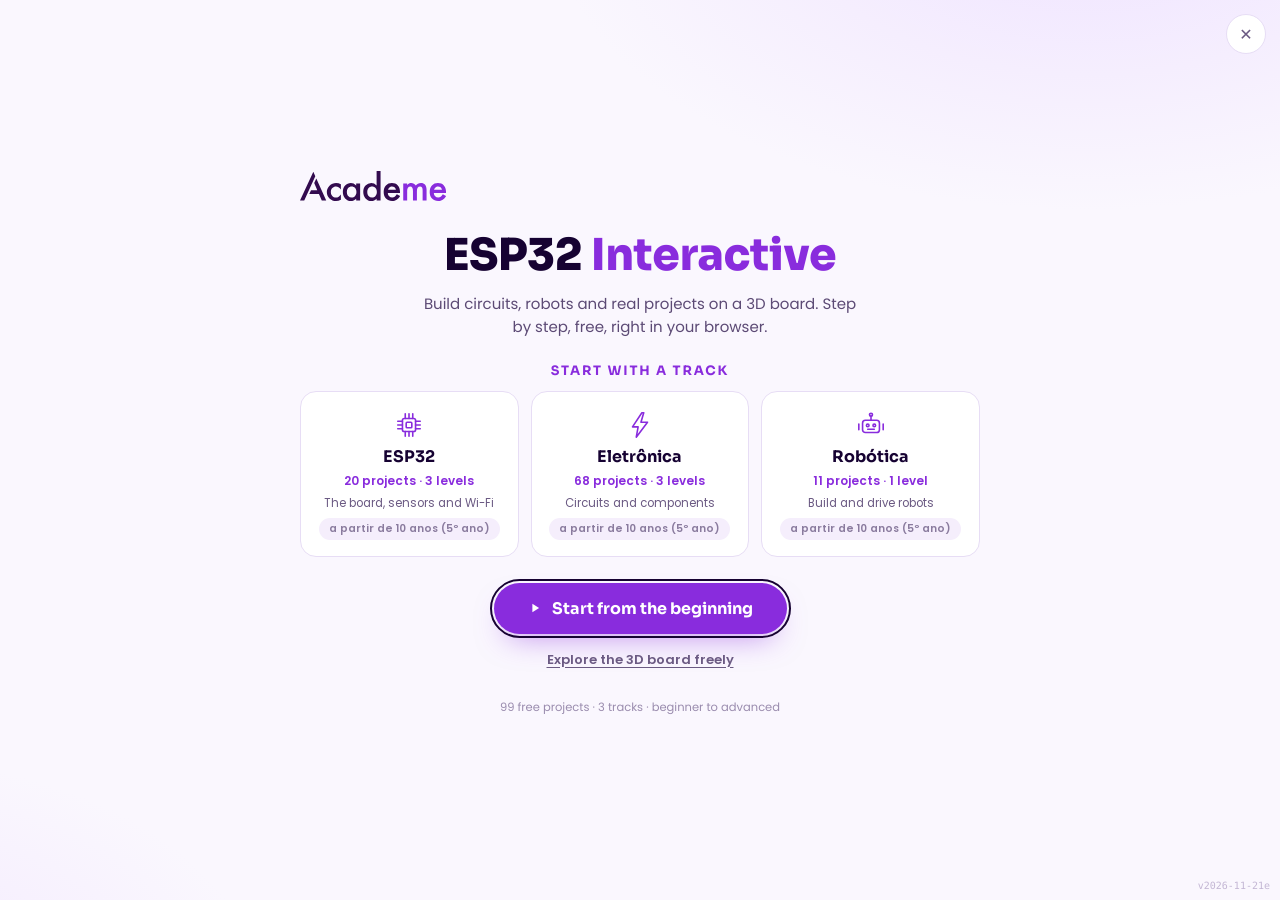
<file: index.html>
<!doctype html>
<html lang="en" class="is-loading">
  <head>
    <meta charset="UTF-8" />
    <meta name="viewport" content="width=device-width, initial-scale=1.0, viewport-fit=cover" />
    <script>
      // The layout, chosen before anything is drawn (fit() in src/main.js
      // decides the same way, and keeps deciding as the window changes):
      // a phone never lays out the wide artboard first, which would widen
      // the page and make the loading screen jump.
      (() => {
        const d = document.documentElement;
        const vw = d.clientWidth || innerWidth;
        const vh = d.clientHeight || innerHeight;
        let s = Math.min(vw / 1672, vh / 941);
        if (s < 0.8) s = Math.min(vw / 1280, vh / 941, 0.8);
        if (s < 0.62 || vw / vh < 0.95) d.classList.add('compact');
      })();
    </script>
    <title>ESP32 Interativo — 99 lições 3D gratuitas | Academe Educação</title>
    <meta name="description" content="Aprenda ESP32 em uma placa 3D interativa: ligue LEDs, sensores e motores, use Wi-Fi e Bluetooth, rode o código e veja funcionar. 99 lições gratuitas para iniciantes, por Academe Educação." />
    <meta name="author" content="Academe Educação" />
    <meta name="robots" content="index, follow, max-image-preview:large" />
    <meta name="theme-color" content="#330b4f" />
    <meta name="color-scheme" content="light" />
    <meta name="application-name" content="ESP32 Interativo — Academe Educação" />
    <meta name="apple-mobile-web-app-title" content="ESP32 Interativo" />
    <link rel="icon" href="favicon.ico" sizes="48x48" />
    <link rel="icon" type="image/svg+xml" href="favicon.svg" />
    <link rel="apple-touch-icon" href="apple-touch-icon.png" />
    <link rel="manifest" href="site.webmanifest" />

    <!-- link previews (Open Graph, X) -->
    <meta property="og:type" content="website" />
    <meta property="og:site_name" content="Academe Educação" />
    <meta property="og:locale" content="pt_BR" />
    <meta property="og:title" content="ESP32 Interativo — 99 lições 3D gratuitas | Academe Educação" />
    <meta property="og:description" content="Ligue LEDs, botões, sensores, motores e um motor de passo em um ESP32 3D, converse por Wi-Fi, Bluetooth e ESP-NOW, rode o código e veja funcionar. 99 lições gratuitas para iniciantes." />
    <meta name="twitter:card" content="summary_large_image" />
    <link rel="canonical" href="index.html" />
    <meta property="og:url" content="https://learn-esp32-clone.vercel.app/" />
    <meta property="og:image" content="https://learn-esp32-clone.vercel.app/og-image.png" />
    <meta property="og:image:width" content="1200" />
    <meta property="og:image:height" content="630" />
    <meta property="og:image:alt" content="An illustrated 3D ESP32 board wired on a breadboard to a distance sensor and a traffic light, with a toy car in front of it" />
    <meta name="twitter:image" content="https://learn-esp32-clone.vercel.app/og-image.png" />
    <meta name="twitter:image:alt" content="An illustrated 3D ESP32 board wired on a breadboard to a distance sensor and a traffic light, with a toy car in front of it" />
    <script type="application/ld+json">{"@context":"https://schema.org","@type":["WebApplication","LearningResource"],"name":"ESP32 Interativo — Academe Educação","url":"https://learn-esp32-clone.vercel.app/","description":"Aprenda ESP32 em uma placa 3D interativa: ligue LEDs, sensores e motores, use Wi-Fi e Bluetooth, rode o código e veja funcionar. 99 lições gratuitas para iniciantes.","image":"https://learn-esp32-clone.vercel.app/og-image.png","applicationCategory":"EducationalApplication","operatingSystem":"Any (runs in a web browser with WebGL)","browserRequirements":"Requires JavaScript and WebGL.","inLanguage":["pt-BR","en"],"isAccessibleForFree":true,"offers":{"@type":"Offer","price":"0","priceCurrency":"BRL"},"educationalLevel":"Beginner","learningResourceType":"Interactive lesson","about":["ESP32","Electronics","Microcontrollers","Wi-Fi","Bluetooth","Programming"],"author":{"@type":"Organization","name":"Academe Educação","url":"https://academe.com.br"},"publisher":{"@type":"Organization","name":"Academe Educação","url":"https://academe.com.br"}}</script>
    <!-- linked here rather than imported from main.js, so the first paint
         (the loading screen) is already styled, on the dev server too -->
    <link rel="preload" href="assets/barlow-semi-condensed-latin-600-normal-BkLiAYu4.woff2" as="font" type="font/woff2" crossorigin />
    <link rel="preload" href="assets/barlow-semi-condensed-latin-500-normal-G0uxJNrM.woff2" as="font" type="font/woff2" crossorigin />
    <!-- the loading screen's title: there before it's drawn, so it doesn't
         swap fonts (and jump) in front of the visitor -->
    <!-- v2026-11-21e: + faixa Licoes sempre visivel (player embutido encolhe para caber a trilha) -->
    <script type="module" crossorigin src="assets/index-DkuYVBNg.js?v=20261121e"></script>
    <link rel="preconnect" href="https://fonts.googleapis.com" />
    <link rel="preconnect" href="https://fonts.gstatic.com" crossorigin />
    <link rel="stylesheet" href="https://fonts.googleapis.com/css2?family=Poppins:wght@400;500;600;700&family=Sora:wght@600;700;800&display=swap" />
    <link rel="stylesheet" crossorigin href="assets/index-D92WvK9w.css">
    <link rel="stylesheet" href="assets/home.css?v=20261121e" />
    <link rel="stylesheet" href="assets/done.css?v=20261121e" />
    <script type="module" src="assets/home.js?v=20261121e"></script>
    <script src="assets/done.js?v=20261121e" defer></script>
  </head>
  <body>
    <!-- Covers the page until the board is built and every lesson card has
         its picture (src/ui/loader.js) -->
    <div class="loader" id="loader" role="status" aria-live="polite">
      <div class="loader-inner">
        <svg class="loader-logo academe" role="img" aria-label="Academe Educação" xmlns="http://www.w3.org/2000/svg" viewBox="0 0 1398.35 287"><path d="M391.07 126.54v49.98c-8.58-10.47-16.27-17.66-23.07-21.56-6.69-4.01-14.54-6.02-23.57-6.02-14.15 0-25.91 4.96-35.27 14.88s-14.04 22.34-14.04 37.28 4.51 27.8 13.54 37.61c9.13 9.81 20.78 14.71 34.93 14.71 9.03 0 16.99-1.95 23.9-5.85 6.69-3.79 14.54-11.14 23.57-22.07v49.64c-15.27 7.91-30.53 11.87-45.8 11.87-25.18 0-46.25-8.13-63.18-24.41-16.94-16.38-25.41-36.72-25.41-61.01s8.58-44.8 25.74-61.51 38.22-25.07 63.18-25.07c16.05 0 31.2 3.85 45.47 11.53Zm146.53-7.02h37.78v162.81H537.6v-17.05c-15.49 14.49-32.15 21.73-49.98 21.73-22.51 0-41.12-8.13-55.83-24.41-14.6-16.6-21.9-37.33-21.9-62.18s7.3-44.74 21.9-61.01 32.87-24.4 54.83-24.4c18.94 0 35.94 7.8 50.98 23.4zm-89.26 80.9c0 15.6 4.18 28.31 12.54 38.11q12.87 14.88 32.43 14.88c13.93 0 25.18-4.79 33.76-14.38 8.58-9.92 12.87-22.51 12.87-37.78s-4.29-27.86-12.87-37.78c-8.58-9.7-19.72-14.54-33.43-14.54-12.93 0-23.74 4.9-32.43 14.71-8.58 9.92-12.87 22.18-12.87 36.77ZM732.94 0h37.78v282.32h-37.78v-17.05C718.12 279.76 701.35 287 682.63 287c-22.29 0-40.79-8.13-55.5-24.41-14.6-16.6-21.9-37.33-21.9-62.18s7.3-44.57 21.9-60.84Q648.85 115 681.79 115q28.59 0 51.15 23.4zm-89.26 200.42c0 15.6 4.18 28.31 12.53 38.11q12.87 14.88 32.43 14.88c13.93 0 25.18-4.79 33.76-14.38 8.58-9.92 12.87-22.51 12.87-37.78s-4.29-27.86-12.87-37.78c-8.58-9.7-19.72-14.54-33.43-14.54-12.93 0-23.74 4.9-32.43 14.71-8.58 9.92-12.87 22.18-12.87 36.77Zm312.85 9.36H839.86c1 13.37 5.35 24.02 13.04 31.93 7.69 7.8 17.55 11.7 29.59 11.7 9.36 0 17.1-2.23 23.23-6.69 6.02-4.46 12.87-12.7 20.56-24.74l31.76 17.72q-7.365 12.54-15.54 21.48c-5.46 5.96-11.31 10.86-17.55 14.71-6.24 3.84-12.98 6.66-20.23 8.44s-15.1 2.68-23.57 2.68c-24.3 0-43.8-7.8-58.51-23.4-14.71-15.71-22.06-36.55-22.06-62.52s7.13-46.58 21.4-62.52c14.37-15.71 33.43-23.57 57.17-23.57s42.9 7.63 56.83 22.9c13.82 15.16 20.73 36.16 20.73 63.02l-.17 8.86Zm-38.62-30.76c-5.24-20.06-17.89-30.09-37.94-30.09-4.57 0-8.86.7-12.87 2.09s-7.66 3.4-10.95 6.02-6.1 5.77-8.44 9.44c-2.34 3.68-4.12 7.86-5.35 12.54zM146.25 49.32 127.7 8.02 0 282.32h40.63zm9.85 21.93-20.15 44.45 29.37 67.33h-59.9l-16.59 36.61h92.37l27.07 62.68h42.63z" style="fill:#ededed"/><path d="M987.72 119.52h37.61v15.04c7.24-7.58 13.43-12.7 18.55-15.38 5.46-2.78 12.31-4.18 20.56-4.18 18.39 0 32.93 8.02 43.63 24.07 11.81-16.05 27.8-24.07 47.97-24.07 36.66 0 54.99 22.23 54.99 66.7v100.63h-37.78V191.9c0-15.6-1.9-26.63-5.68-33.1-3.9-6.57-10.31-9.86-19.22-9.86q-15.54 0-22.65 11.7c-4.74 7.8-7.1 20.34-7.1 37.61v84.08h-37.78V192.4c0-28.97-8.36-43.46-25.07-43.46-10.59 0-18.3 3.96-23.15 11.87s-7.27 20.39-7.27 37.44v84.08h-37.61zm409.13 90.26h-116.67c1 13.37 5.35 24.02 13.04 31.93 7.69 7.8 17.55 11.7 29.59 11.7 9.36 0 17.1-2.23 23.23-6.69 6.02-4.46 12.87-12.7 20.56-24.74l31.76 17.72q-7.365 12.54-15.54 21.48c-5.46 5.96-11.31 10.86-17.55 14.71-6.24 3.84-12.98 6.66-20.23 8.44s-15.1 2.68-23.57 2.68c-24.3 0-43.8-7.8-58.51-23.4-14.71-15.71-22.06-36.55-22.06-62.52s7.13-46.58 21.4-62.52c14.37-15.71 33.43-23.57 57.17-23.57s42.9 7.63 56.83 22.9c13.82 15.16 20.73 36.16 20.73 63.02l-.17 8.86Zm-38.62-30.76c-5.24-20.06-17.89-30.09-37.94-30.09-4.57 0-8.86.7-12.87 2.09s-7.66 3.4-10.95 6.02-6.1 5.77-8.44 9.44c-2.34 3.68-4.12 7.86-5.35 12.54z" style="fill:#892cdd"/></svg>
        <p class="loader-title">ESP32 <span>Interativo</span></p>
        <div class="loader-track" aria-hidden="true"><span class="loader-fill"></span><span class="loader-shine"></span></div>
        <p class="loader-step">Loading</p>
        <noscript>
          <style>.loader{overflow:auto}.loader-inner{padding:40px 16px}.loader-track,.loader-step{display:none}</style>
          <div class="noscript">
            <p>An interactive 3D course in your browser. Turn on JavaScript to start.</p><p>Também neste site: <a href="/eletronica-101/"><b>Eletrônica 101</b></a> — lições 3D de eletrônica básica (circuitos, resistores, LEDs, capacitores, transistores, sensores e mais); e <a href="/roverkit/"><b>RoboKit</b></a> — monte um carro robô passo a passo em 3D e pilote no simulador.</p>
            <ol class="noscript-lessons"><li><b>1. Meet the ESP32</b> — The ESP32 is a tiny, powerful microcontroller with Wi-Fi and Bluetooth built in.</li><li><b>2. Flash two LEDs</b> — Your first circuit: two LEDs that take turns, like the lights at a level crossing.</li><li><b>3. Guard the fridge</b> — Left the fridge open again? A reed switch is a pair of springy contacts in a glass tube that touch when a magnet comes close.</li><li><b>4. Use Wi-Fi</b> — The ESP32 can join your Wi-Fi and serve a tiny web page. Open it on your phone and tap the button: the phone asks for /toggle, and the board switches the LED.</li><li><b>5. Sound a siren</b> — A passive buzzer clicks every time its pin flips; flip it hundreds of times a second and you hear a note.</li><li><b>6. Build a mini piano</b> — Eight of the ESP32’s pins can feel a fingertip. Wire each one to a copper key and the board plays a note with tone() when you touch it — no buttons needed.</li><li><b>7. Fill a ring of LEDs</b> — 3 V, and the ESP32’s 12-bit ADC reads that as 0 to 4095. Here the reading fills a ring of twelve RGB LEDs like a gauge — all of them driven by one data wire.</li><li><b>8. Make a mood lamp</b> — An RGB LED is three LEDs — red, green and blue — in one. Put it inside a frosted ball and the whole ball glows in their mix.</li><li><b>9. Light up in the dark</b> — A light-dependent resistor (LDR) lets more current through the more light falls on it.</li><li><b>10. Distance meter</b> — A pocket tape measure with no tape. The HC-SR04P times an ultrasonic echo, and a little OLED screen on its own stand shows the distance in big digits over a bar that grows as the obstacle moves away.</li><li><b>11. Drive a wheel</b> — A pin can’t power a motor, and a single transistor can only turn it one way.</li><li><b>12. Laser barrier gate</b> — A red laser shines across the road onto a receiver. When a car drives into the beam, the receiver goes dark and the ESP32 swings a servo’s striped boom up.</li><li><b>13. Talk over Bluetooth</b> — No router needed: the ESP32 can pair with your phone directly.</li><li><b>14. Board to board</b> — ESP-NOW lets ESP32 boards message each other directly: no router, no pairing, and a message lands in milliseconds.</li><li><b>15. Smart parking bay</b> — Put it all together. The distance sensor watches a parking bay, a traffic light guides the driver in — green, then yellow, then red to stop — and the bay tells your phone whether it is free or taken, over Wi-Fi.</li><li><b>16. Automatic water pump</b> — A tank that fills itself. A probe in the lid measures the water; at the low mark the ESP32 clicks a relay that runs a mains pump, and at the high mark it stops.</li><li><b>17. Keypad door lock</b> — Type the right code and the safe opens. A keypad is a grid of buttons wired in rows and columns: the ESP32 drives one column at a time and listens on the rows, so seven wires read twelve keys.</li><li><b>18. Sun-tracking solar panel</b> — A solar panel makes the most power when it faces the sun, so this one turns to follow it.</li><li><b>19. Ultrasonic radar</b> — An HC-SR04P tells you how far away something is, but only straight ahead.</li><li><b>20. Pick and place</b> — A stepper motor doesn’t just spin: every pulse turns it exactly one step, 200 to a turn.</li></ol>
          </div>
        </noscript>
      </div>
    </div>

    <!-- inert (not hidden) while the loading screen covers it -->
    <div id="app" class="artboard" inert>
      <svg class="scenery" id="scenery" aria-hidden="true"></svg>

      <!-- Sidebar -->
      <nav class="sidebar" aria-label="Main" data-i18n-attr="aria-label">
        <ul class="side-nav">
          <li class="is-active">
            <a href="index.html#" data-nav="home" title="Home" data-i18n-attr="title">
              <svg viewBox="0 0 32 32" class="fill" aria-hidden="true"><path d="M16 4.2 3.6 15.1c-.7.6-.3 1.7.6 1.7H6v9.4c0 1 .8 1.8 1.8 1.8h5.4v-7.3h5.6V28h5.4c1 0 1.8-.8 1.8-1.8v-9.4h1.8c.9 0 1.3-1.1.6-1.7z" /></svg>
              <span class="side-label" data-i18n>Home</span>
            </a>
          </li>
          <li>
            <a href="index.html#" data-nav="lessons" title="Lessons" data-i18n-attr="title">
              <svg viewBox="0 0 32 32" aria-hidden="true"><path d="M16 9.2C13.4 7.3 9.6 6.6 5 6.8v17.6c4.6-.2 8.4.5 11 2.4 2.6-1.9 6.4-2.6 11-2.4V6.8c-4.6-.2-8.4.5-11 2.4zM16 9.2v17.6" /><path d="M3 9.4v17.4c5-.4 9.6.2 13 2.2 3.4-2 8-2.6 13-2.2V9.4" /></svg>
              <span class="side-label" data-i18n>Lessons</span>
            </a>
          </li>
          <li>
            <a href="index.html#" data-nav="parts" title="Components" data-i18n-attr="title">
              <svg viewBox="0 0 32 32" aria-hidden="true"><rect x="8.5" y="8.5" width="15" height="15" rx="1.6" /><rect x="12.2" y="12.2" width="7.6" height="7.6" rx=".8" /><path d="M14.6 14.4v3.2h3M12.5 4v4.5M16 4v4.5M19.5 4v4.5M12.5 23.5V28M16 23.5V28M19.5 23.5V28M4 12.5h4.5M4 16h4.5M4 19.5h4.5M23.5 12.5H28M23.5 16H28M23.5 19.5H28" /></svg>
              <span class="side-label" data-i18n>Components</span>
            </a>
          </li>
          <li>
            <a href="index.html#" data-nav="reference" title="Reference: controls and shortcuts" data-i18n-attr="title">
              <svg viewBox="0 0 32 32" aria-hidden="true"><path d="M8.5 3.8h10.2l6 6v17a1.5 1.5 0 0 1-1.5 1.5H8.5A1.5 1.5 0 0 1 7 26.8V5.3a1.5 1.5 0 0 1 1.5-1.5z" /><path d="M18.5 4v6h6M11.2 15.5h9.6M11.2 19.4h9.6M11.2 23.3h6.4" /></svg>
              <span class="side-label" data-i18n>Reference</span>
            </a>
          </li>
          <li>
            <a href="index.html#" data-nav="settings" title="Settings" data-i18n-attr="title">
              <svg viewBox="0 0 32 32" aria-hidden="true"><path d="M18.1 4.3h-4.2l-.7 3.3a9.2 9.2 0 0 0-2.5 1.4l-3.2-1.1-2.1 3.6 2.5 2.2a9.4 9.4 0 0 0 0 2.9l-2.5 2.2 2.1 3.6 3.2-1.1c.8.6 1.6 1.1 2.5 1.4l.7 3.3h4.2l.7-3.3c.9-.3 1.7-.8 2.5-1.4l3.2 1.1 2.1-3.6-2.5-2.2a9.4 9.4 0 0 0 0-2.9l2.5-2.2-2.1-3.6-3.2 1.1a9.2 9.2 0 0 0-2.5-1.4z" /><circle cx="16" cy="16" r="4.2" /></svg>
              <span class="side-label" data-i18n>Settings</span>
            </a>
          </li>
          <li>
            <a href="index.html#" data-nav="language" title="Language" data-i18n-attr="title">
              <svg viewBox="0 0 32 32" aria-hidden="true"><circle cx="16" cy="16" r="11.5" /><path d="M4.5 16h23M6.2 10h19.6M6.2 22h19.6M16 4.5c-3.3 3.1-5 7-5 11.5s1.7 8.4 5 11.5c3.3-3.1 5-7 5-11.5s-1.7-8.4-5-11.5z" /></svg>
              <span class="side-label" data-i18n>Language</span>
            </a>
          </li>
        </ul>
        <!-- the desert the credit stands in, at the foot of the nav -->
        <svg class="side-desert" viewBox="0 0 104 220" aria-hidden="true">
          <clipPath id="desert-clip"><path d="M10 0h94v210H34q-24 0-24-24z" /></clipPath>
          <g clip-path="url(#desert-clip)">
            <path class="hill" d="M56 150c10-24 38-28 48-12v72H56z" />
            <path class="cactus" d="M80 76v122M84.5 140h3.5a5 5 0 0 0 5-5v-16M75.5 157H73a5 5 0 0 1-5-5v-11" />
            <path class="cactus-shade" d="M82.6 82v112" />
            <path class="sand" d="M10 194c30-17 66-14 94 4v12H10z" />
          </g>
        </svg>
        <a class="credit credit-side" href="https://academe.com.br" target="_blank" rel="noopener noreferrer" title="Academe Educação" data-i18n-attr="title">
          <span class="credit-text"><small data-i18n>Designed by</small><b>Academe Educação</b></span>
        </a>
      </nav>
      <aside class="flyout" id="flyout" aria-live="polite"></aside>

      <!-- Brand -->
      <header class="brand">
        <svg class="brand-logo academe" role="img" aria-label="Academe Educação" xmlns="http://www.w3.org/2000/svg" viewBox="0 0 1398.35 287"><path d="M391.07 126.54v49.98c-8.58-10.47-16.27-17.66-23.07-21.56-6.69-4.01-14.54-6.02-23.57-6.02-14.15 0-25.91 4.96-35.27 14.88s-14.04 22.34-14.04 37.28 4.51 27.8 13.54 37.61c9.13 9.81 20.78 14.71 34.93 14.71 9.03 0 16.99-1.95 23.9-5.85 6.69-3.79 14.54-11.14 23.57-22.07v49.64c-15.27 7.91-30.53 11.87-45.8 11.87-25.18 0-46.25-8.13-63.18-24.41-16.94-16.38-25.41-36.72-25.41-61.01s8.58-44.8 25.74-61.51 38.22-25.07 63.18-25.07c16.05 0 31.2 3.85 45.47 11.53Zm146.53-7.02h37.78v162.81H537.6v-17.05c-15.49 14.49-32.15 21.73-49.98 21.73-22.51 0-41.12-8.13-55.83-24.41-14.6-16.6-21.9-37.33-21.9-62.18s7.3-44.74 21.9-61.01 32.87-24.4 54.83-24.4c18.94 0 35.94 7.8 50.98 23.4zm-89.26 80.9c0 15.6 4.18 28.31 12.54 38.11q12.87 14.88 32.43 14.88c13.93 0 25.18-4.79 33.76-14.38 8.58-9.92 12.87-22.51 12.87-37.78s-4.29-27.86-12.87-37.78c-8.58-9.7-19.72-14.54-33.43-14.54-12.93 0-23.74 4.9-32.43 14.71-8.58 9.92-12.87 22.18-12.87 36.77ZM732.94 0h37.78v282.32h-37.78v-17.05C718.12 279.76 701.35 287 682.63 287c-22.29 0-40.79-8.13-55.5-24.41-14.6-16.6-21.9-37.33-21.9-62.18s7.3-44.57 21.9-60.84Q648.85 115 681.79 115q28.59 0 51.15 23.4zm-89.26 200.42c0 15.6 4.18 28.31 12.53 38.11q12.87 14.88 32.43 14.88c13.93 0 25.18-4.79 33.76-14.38 8.58-9.92 12.87-22.51 12.87-37.78s-4.29-27.86-12.87-37.78c-8.58-9.7-19.72-14.54-33.43-14.54-12.93 0-23.74 4.9-32.43 14.71-8.58 9.92-12.87 22.18-12.87 36.77Zm312.85 9.36H839.86c1 13.37 5.35 24.02 13.04 31.93 7.69 7.8 17.55 11.7 29.59 11.7 9.36 0 17.1-2.23 23.23-6.69 6.02-4.46 12.87-12.7 20.56-24.74l31.76 17.72q-7.365 12.54-15.54 21.48c-5.46 5.96-11.31 10.86-17.55 14.71-6.24 3.84-12.98 6.66-20.23 8.44s-15.1 2.68-23.57 2.68c-24.3 0-43.8-7.8-58.51-23.4-14.71-15.71-22.06-36.55-22.06-62.52s7.13-46.58 21.4-62.52c14.37-15.71 33.43-23.57 57.17-23.57s42.9 7.63 56.83 22.9c13.82 15.16 20.73 36.16 20.73 63.02l-.17 8.86Zm-38.62-30.76c-5.24-20.06-17.89-30.09-37.94-30.09-4.57 0-8.86.7-12.87 2.09s-7.66 3.4-10.95 6.02-6.1 5.77-8.44 9.44c-2.34 3.68-4.12 7.86-5.35 12.54zM146.25 49.32 127.7 8.02 0 282.32h40.63zm9.85 21.93-20.15 44.45 29.37 67.33h-59.9l-16.59 36.61h92.37l27.07 62.68h42.63z" style="fill:#330b4f"/><path d="M987.72 119.52h37.61v15.04c7.24-7.58 13.43-12.7 18.55-15.38 5.46-2.78 12.31-4.18 20.56-4.18 18.39 0 32.93 8.02 43.63 24.07 11.81-16.05 27.8-24.07 47.97-24.07 36.66 0 54.99 22.23 54.99 66.7v100.63h-37.78V191.9c0-15.6-1.9-26.63-5.68-33.1-3.9-6.57-10.31-9.86-19.22-9.86q-15.54 0-22.65 11.7c-4.74 7.8-7.1 20.34-7.1 37.61v84.08h-37.78V192.4c0-28.97-8.36-43.46-25.07-43.46-10.59 0-18.3 3.96-23.15 11.87s-7.27 20.39-7.27 37.44v84.08h-37.61zm409.13 90.26h-116.67c1 13.37 5.35 24.02 13.04 31.93 7.69 7.8 17.55 11.7 29.59 11.7 9.36 0 17.1-2.23 23.23-6.69 6.02-4.46 12.87-12.7 20.56-24.74l31.76 17.72q-7.365 12.54-15.54 21.48c-5.46 5.96-11.31 10.86-17.55 14.71-6.24 3.84-12.98 6.66-20.23 8.44s-15.1 2.68-23.57 2.68c-24.3 0-43.8-7.8-58.51-23.4-14.71-15.71-22.06-36.55-22.06-62.52s7.13-46.58 21.4-62.52c14.37-15.71 33.43-23.57 57.17-23.57s42.9 7.63 56.83 22.9c13.82 15.16 20.73 36.16 20.73 63.02l-.17 8.86Zm-38.62-30.76c-5.24-20.06-17.89-30.09-37.94-30.09-4.57 0-8.86.7-12.87 2.09s-7.66 3.4-10.95 6.02-6.1 5.77-8.44 9.44c-2.34 3.68-4.12 7.86-5.35 12.54z" style="fill:#892cdd"/></svg>
        <div class="brand-text">
          <h1>ESP32 <span>Interativo</span></h1>
          <p><span data-i18n>Explore</span> <i>·</i> <span data-i18n>Build</span> <i>·</i> <span data-i18n>Connect</span> <i>·</i> <span data-i18n>Create</span></p>
        </div>
      </header>

      <!-- Stage: three.js board + callouts -->
      <main class="stage" id="stage">
        <canvas id="board-canvas" aria-label="Interactive 3D view. Drag or use WASD to pan, Q and E to rotate, scroll to zoom." data-i18n-attr="aria-label"></canvas>
        <svg class="leaders" id="leaders" aria-hidden="true"></svg>
        <div class="rig" id="rig"></div>
        <div class="tags" id="tags"></div>
        <svg class="insp-lines" id="insp-lines" aria-hidden="true"></svg>
        <div class="inspector" id="inspector" role="dialog" aria-label="Part inspector" data-i18n-attr="aria-label"></div>
        <!-- what the pointer is over: for the eyes only (the parts are drawn in the 3D view) -->
        <div class="tip" id="tip" aria-hidden="true"><b></b><span></span></div>

        <div class="viewbar" id="viewbar" role="toolbar" aria-label="3D view" data-i18n-attr="aria-label">
          <p class="view-hint" data-i18n>Drag or WASD to pan · Q / E to rotate · Scroll to zoom</p>
          <button data-view="left" title="Turn left (Q)" aria-label="Turn left" data-i18n-attr="title aria-label">
            <svg viewBox="0 0 24 24"><path d="M4.5 10.5A8 8 0 1 1 6 17" /><path d="M4 5v5.8h5.8" /></svg>
          </button>
          <button data-view="right" title="Turn right (E)" aria-label="Turn right" data-i18n-attr="title aria-label">
            <svg viewBox="0 0 24 24"><path d="M19.5 10.5A8 8 0 1 0 18 17" /><path d="M20 5v5.8h-5.8" /></svg>
          </button>
          <span class="viewbar-sep"></span>
          <button data-view="out" title="Zoom out (−)" aria-label="Zoom out" data-i18n-attr="title aria-label">
            <svg viewBox="0 0 24 24"><path d="M5 12h14" /></svg>
          </button>
          <button data-view="in" title="Zoom in (+)" aria-label="Zoom in" data-i18n-attr="title aria-label">
            <svg viewBox="0 0 24 24"><path d="M12 5v14M5 12h14" /></svg>
          </button>
          <span class="viewbar-sep sch-sep"></span>
          <!-- shows or hides the schematic card, lesson by lesson -->
          <button data-view="schematic" class="sch-toggle" title="Hide the schematic" aria-label="Schematic" aria-pressed="true" data-i18n-attr="aria-label">
            <svg viewBox="0 0 24 24"><rect x="3.5" y="5" width="17" height="14" rx="2.5" /><path d="M6.5 12h2.2l1.3-2.6 2 5.2 2-5.2 1.3 2.6h2.2" /></svg>
          </button>
          <span class="viewbar-sep"></span>
          <button data-view="reset" class="compass" title="Reset view (R)" aria-label="Reset view" data-i18n-attr="title aria-label">
            <svg viewBox="0 0 24 24"><circle cx="12" cy="12" r="8.5" /><g class="compass-needle"><path d="M12 5.2 14.2 12h-4.4z" class="fill" /><path d="M12 18.8 9.8 12h4.4z" /></g></svg>
          </button>
        </div>

        <!-- the lesson's circuit; the grip at its top-left corner scales it,
             a drag anywhere else moves it, the × hides it -->
        <section class="schematic-card" id="schematic-card" aria-label="Schematic" data-i18n-attr="aria-label">
          <header class="sch-head">
            <button class="sch-grip" type="button" title="Drag to resize" data-i18n-attr="title">
              <svg viewBox="0 0 12 12" aria-hidden="true"><path d="M1.5 6.5 6.5 1.5M1.5 10.5 10.5 1.5" /></svg>
            </button>
            <h2 data-i18n>Schematic</h2>
            <button class="sch-close" type="button" title="Hide the schematic" aria-label="Hide the schematic" data-i18n-attr="title aria-label">
              <svg viewBox="0 0 12 12" aria-hidden="true"><path d="M2.5 2.5l7 7M9.5 2.5l-7 7" /></svg>
            </button>
          </header>
          <div class="sch-view schematic"></div>
          <div class="sch-notes"></div>
        </section>
      </main>

      <!-- Top-right status -->
      <section class="status" aria-label="Progress" data-i18n-attr="aria-label">
        <div class="progress-card">
          <svg viewBox="0 0 40 40" class="progress-icon" aria-hidden="true"><path d="M20 10.6c-3.3-2.4-8.2-3.2-14-3v21.2c5.8-.2 10.7.6 14 3 3.3-2.4 8.2-3.2 14-3V7.6c-5.8-.2-10.7.6-14 3zM20 10.6v21.2" /><path d="M3 11v21c6.3-.5 12.6.2 17 2.6 4.4-2.4 10.7-3.1 17-2.6V11" /></svg>
          <div class="progress-body">
            <span class="progress-label">Progresso</span>
            <div class="progress-row">
              <span class="progress-track" role="progressbar" aria-label="Progress" data-i18n-attr="aria-label" aria-valuemin="0" aria-valuemax="20" aria-valuenow="0"><span class="progress-fill" id="progress-fill"></span></span>
              <span class="progress-count" id="progress-count">0/20</span>
            </div>
          </div>
        </div>
        <time class="clock" id="clock">
          <span id="clock-date">APR 24, 2025</span>
          <span id="clock-time">14:32:18</span>
        </time>
        <svg class="status-cactus" viewBox="0 0 30 50" aria-hidden="true">
          <path class="cactus" d="M15 47V9M18 30h2.5a3.5 3.5 0 0 0 3.5-3.5v-9M12 36H9.5A3.5 3.5 0 0 1 6 32.5V25" />
          <path class="cactus-shade" d="M16.6 12v33" />
        </svg>
      </section>

      <!-- Right info panel -->
      <section class="info-card" aria-label="Lesson information" data-i18n-attr="aria-label">
        <div class="tabs" role="tablist" aria-label="Lesson information" data-i18n-attr="aria-label">
          <button role="tab" aria-selected="true" class="is-active" data-i18n>Overview</button>
          <button role="tab" aria-selected="false" data-i18n>Pinout</button>
          <button role="tab" aria-selected="false" data-i18n>Example</button>
          <button role="tab" aria-selected="false" data-i18n>Specifications</button>
        </div>
        <div class="info-body" role="tabpanel">
          <button class="expand" aria-label="Expand panel">
            <svg viewBox="0 0 24 24"><path d="M3 8V3h5M16 3h5v5M21 16v5h-5M8 21H3v-5" /><circle cx="12" cy="12" r="1.3" class="fill" /></svg>
          </button>
          <div class="info-content"></div>
        </div>
      </section>

      <!-- Code card -->
      <section class="code-card" aria-label="Try it yourself" data-i18n-attr="aria-label" data-state="idle">
        <header>
          <h2 data-i18n>Try it yourself</h2>
          <div class="code-actions">
            <button class="btn-ghost btn-expand" aria-label="Expand code" title="Expand code" aria-expanded="false">
              <svg viewBox="0 0 24 24"><path d="M3 8V3h5M16 3h5v5M21 16v5h-5M8 21H3v-5" /><circle cx="12" cy="12" r="1.3" class="fill" /></svg>
            </button>
            <button class="btn-ghost btn-copy" aria-label="Copy code" title="Copy code" data-i18n-attr="aria-label title">
              <svg viewBox="0 0 24 24"><rect x="8" y="8" width="11.5" height="12.5" rx="1.6" /><path d="M15.5 5.2V4.8c0-.9-.7-1.6-1.6-1.6H6.1c-.9 0-1.6.7-1.6 1.6v9.6c0 .9.7 1.6 1.6 1.6h.4" /></svg>
            </button>
            <button class="btn-run" aria-label="Run sketch" title="Run sketch (Space)">
              <svg viewBox="0 0 24 24"><path d="M7.5 4.8v14.4L19 12z" class="fill" /></svg>
            </button>
          </div>
        </header>
        <div class="code-wrap">
          <pre class="code"><code></code></pre>
          <div class="console">
            <div class="console-grip" role="separator" aria-orientation="horizontal" aria-label="Resize serial monitor" data-i18n-attr="aria-label" tabindex="-1"></div>
            <div class="console-head">
              <span class="console-dot"></span>
              <span class="console-title" data-i18n>Serial monitor</span>
              <span class="console-status">Stopped</span>
              <button class="console-close" aria-label="Stop sketch" data-i18n-attr="aria-label">
                <svg viewBox="0 0 24 24"><path d="m7 7 10 10M17 7 7 17" /></svg>
              </button>
            </div>
            <div class="console-lines" aria-live="polite"></div>
          </div>
        </div>
      </section>

      <!-- Lessons -->
      <section class="lessons" aria-label="Lessons" data-i18n-attr="aria-label">
        <h2 data-i18n>Lessons</h2>
        <div class="lesson-list" id="lesson-list" role="group" aria-label="Lessons" data-i18n-attr="aria-label"></div>
      </section>

      <!-- Footer (compact layout; the wide layout keeps these in the side nav) -->
      <footer class="app-foot">
        <a class="credit credit-row" href="https://academe.com.br" target="_blank" rel="noopener noreferrer" title="Academe Educação" data-i18n-attr="title">
          <span class="credit-text"><small data-i18n>Designed by</small><b>Academe Educação</b></span>
        </a>
      </footer>
    </div>
  </body>
</html>
</file>
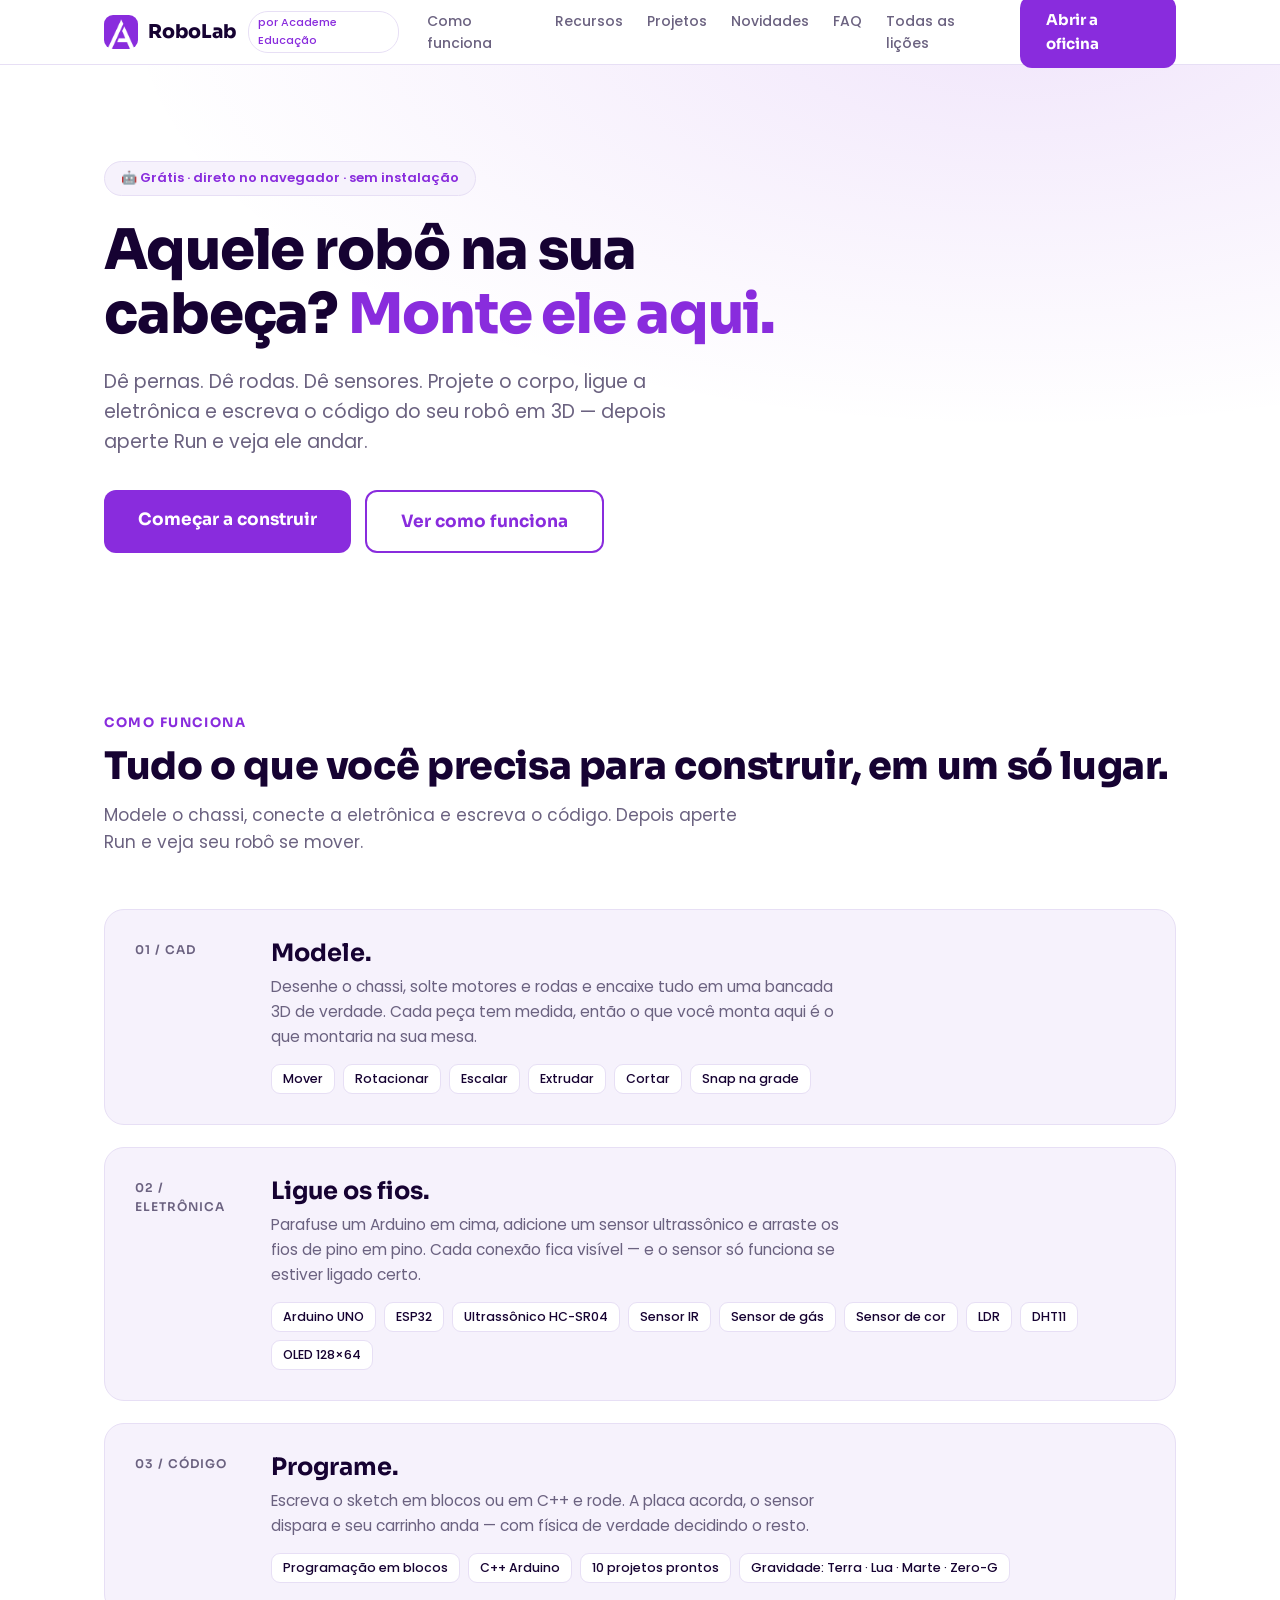
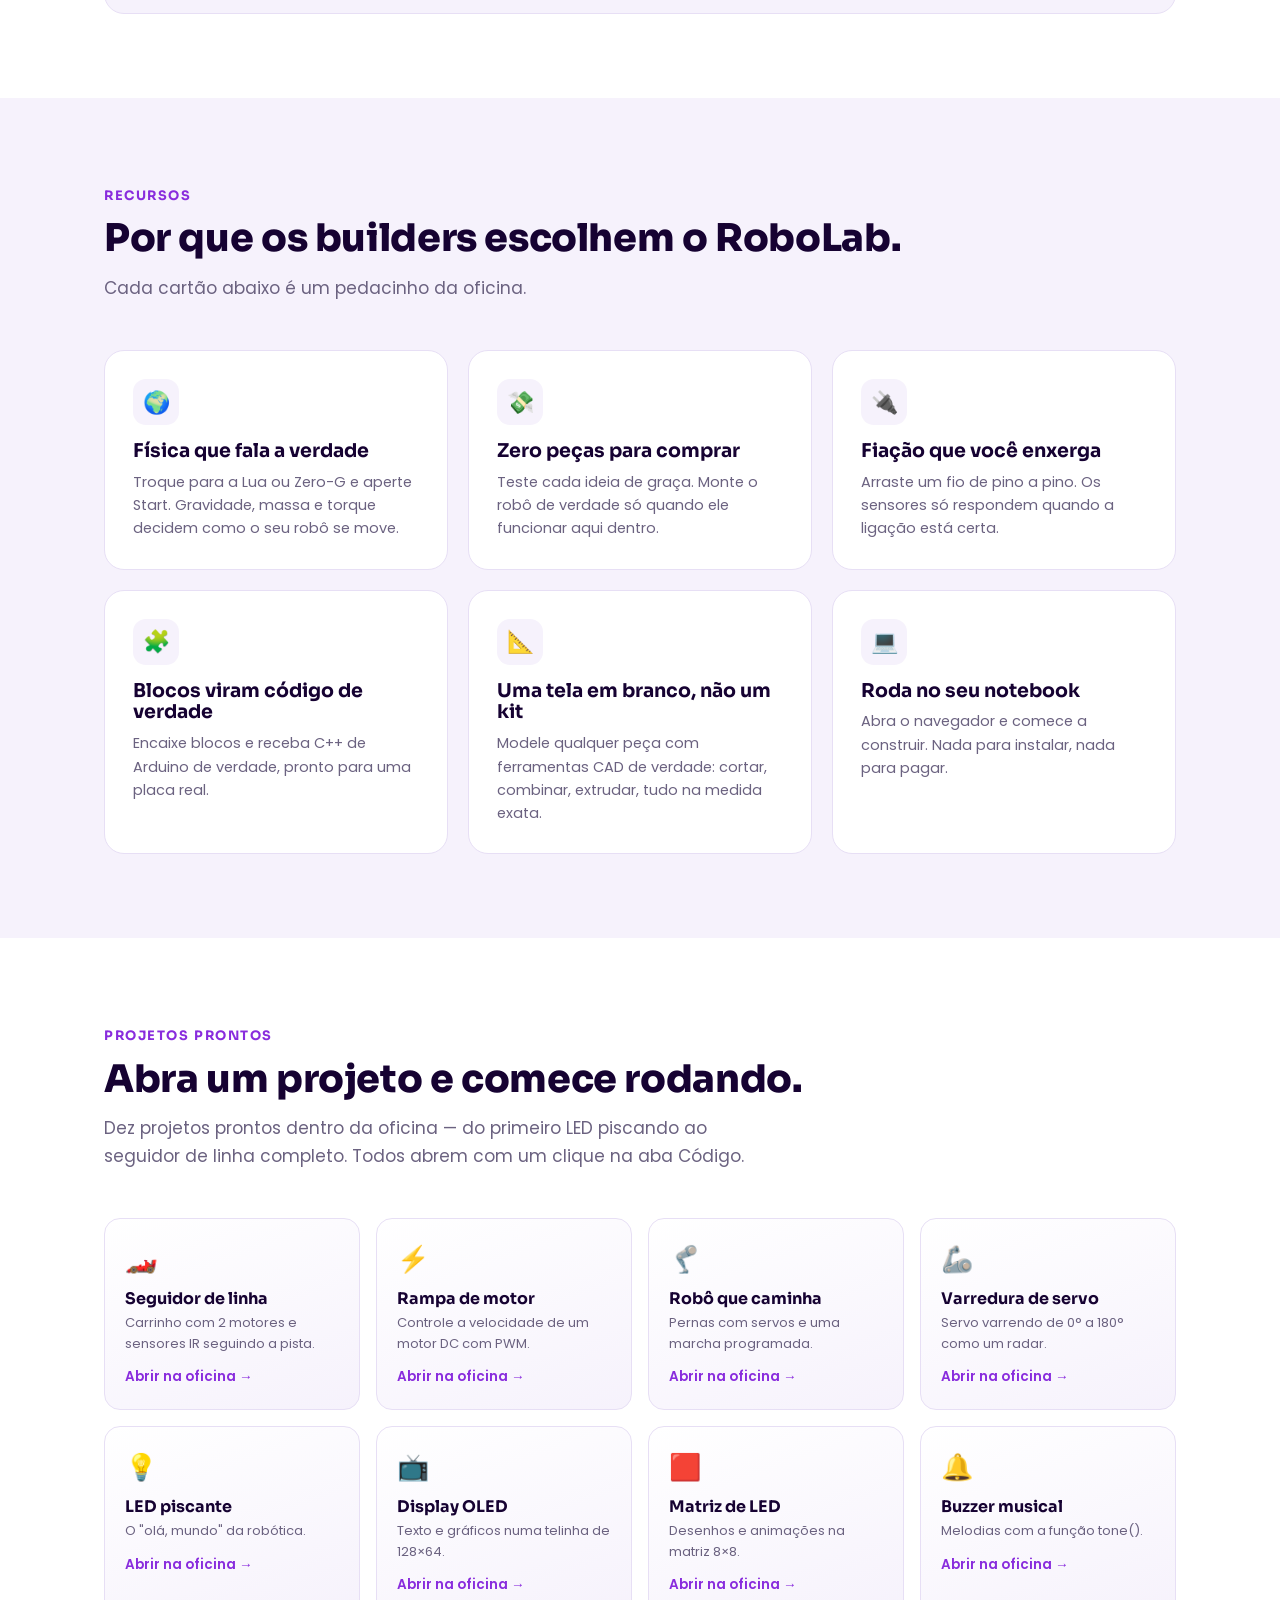
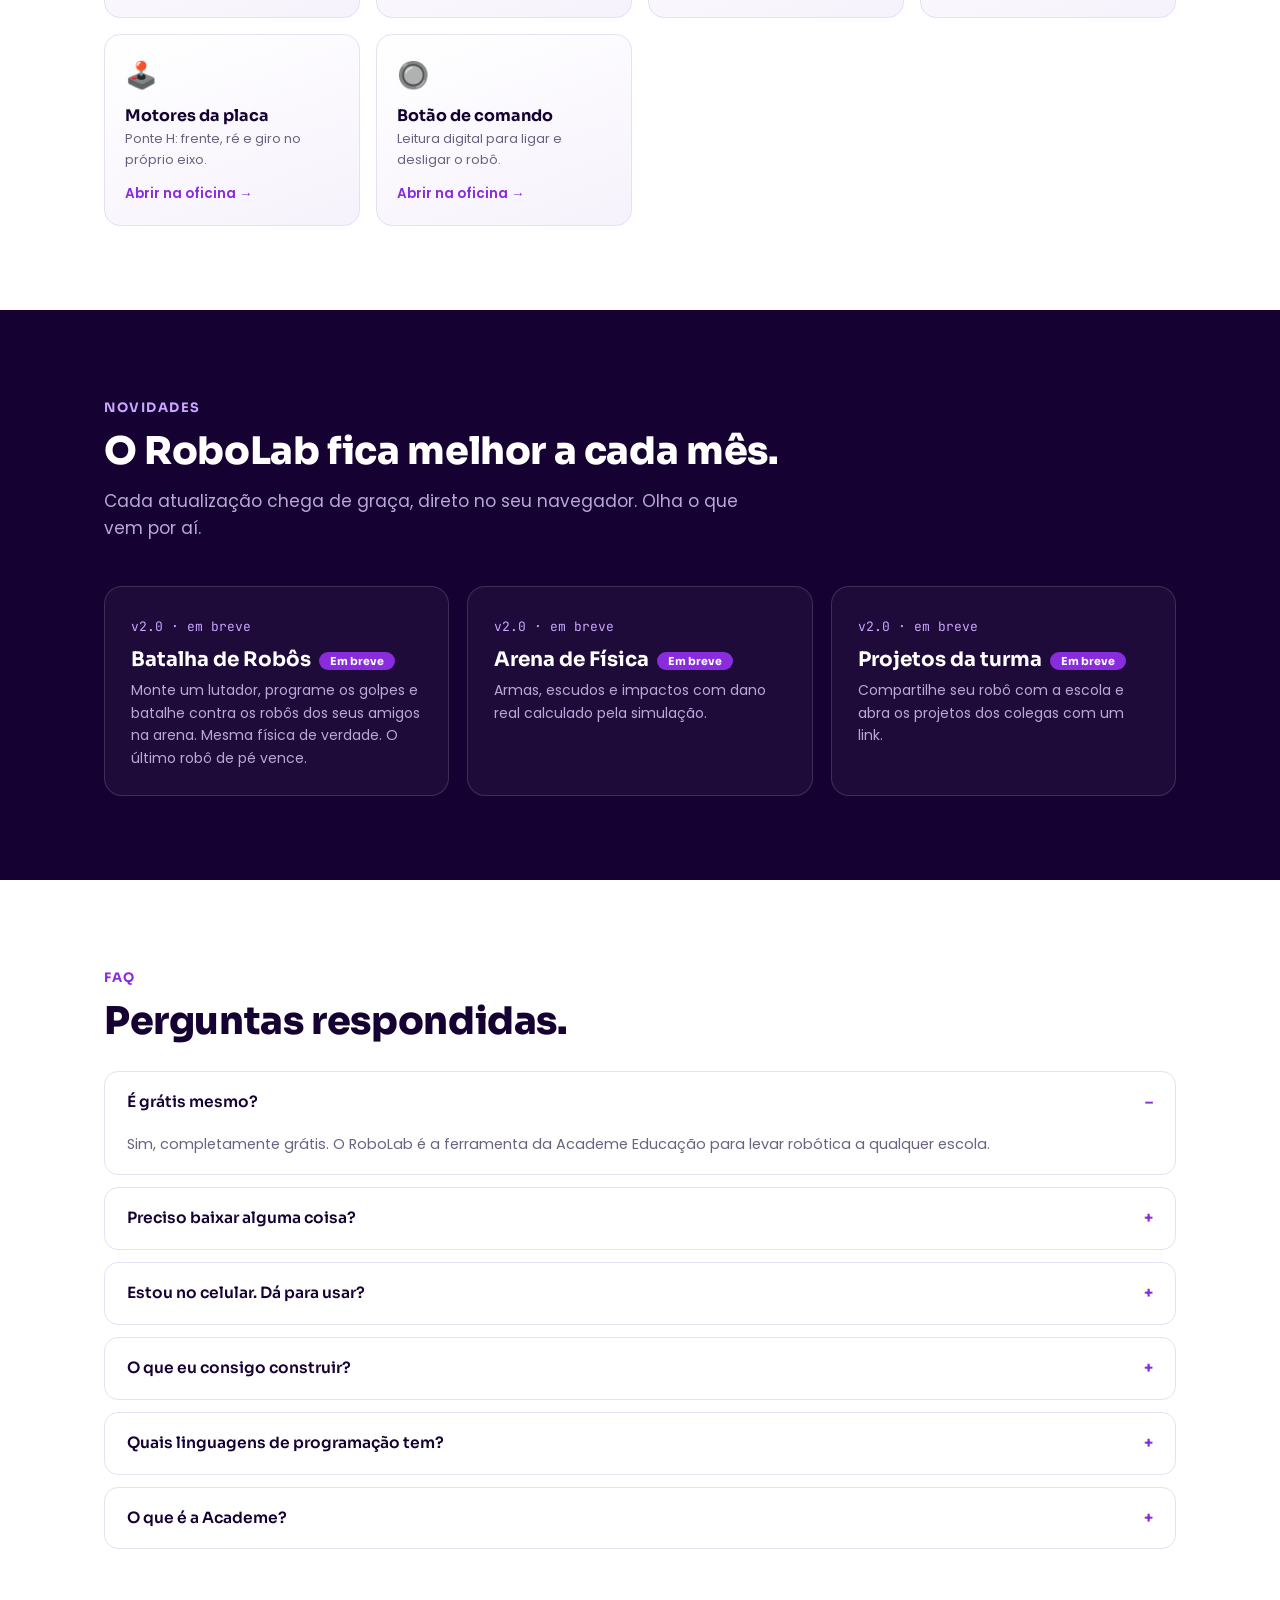
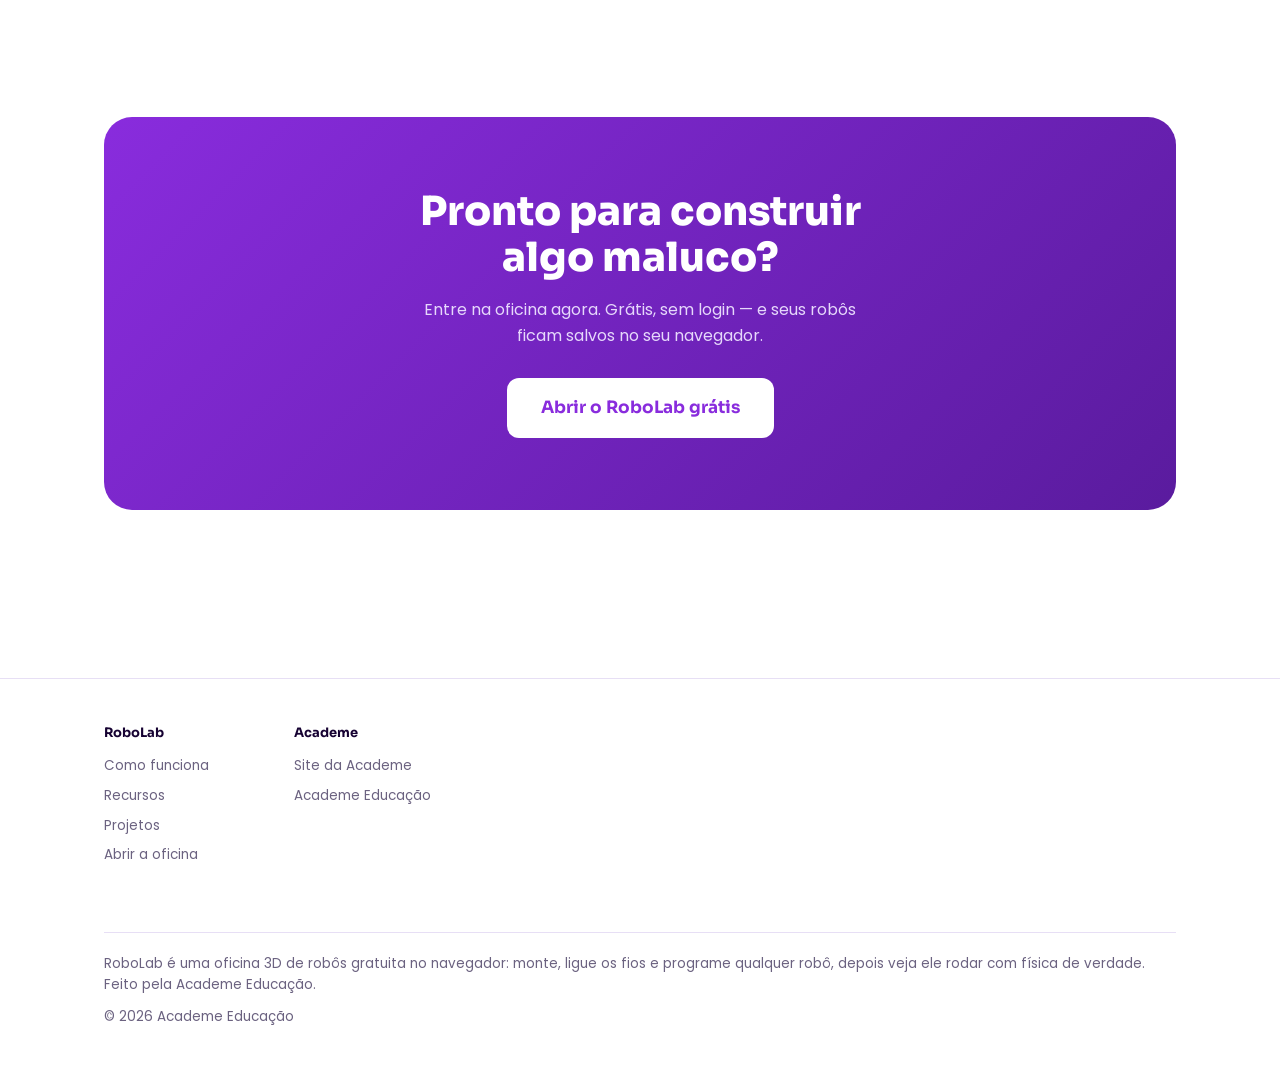
<file: robolab/index.html>
<!DOCTYPE html>
<html lang="pt-BR">
<head>
<meta charset="UTF-8">
<meta name="viewport" content="width=device-width, initial-scale=1.0">
<title>RoboLab Academe — Oficina de Robôs 3D</title>
<meta name="description" content="Projete, monte, ligue os fios e programe seu robô em 3D. Grátis, direto no navegador. Uma ferramenta Academe Educação.">
<link rel="icon" href="/robolab/assets/favicon.svg" type="image/svg+xml">
<link rel="preconnect" href="https://fonts.googleapis.com">
<link rel="preconnect" href="https://fonts.gstatic.com" crossorigin>
<link href="https://fonts.googleapis.com/css2?family=Sora:wght@400;600;700;800&family=Poppins:wght@400;500;600;700&family=JetBrains+Mono:wght@500&display=swap" rel="stylesheet">
<style>
:root{
  --roxo:#892CDD; --roxo-escuro:#5a1b9e; --ink:#160232; --branco:#FFFFFF;
  --cinza:#6b6280; --bg-soft:#f6f2fc; --borda:#e7dff5;
}
*{margin:0;padding:0;box-sizing:border-box}
html{scroll-behavior:smooth}
body{font-family:'Poppins',sans-serif;color:var(--ink);background:var(--branco);line-height:1.6}
h1,h2,h3,h4{font-family:'Sora',sans-serif;line-height:1.15}
.container{max-width:1120px;margin:0 auto;padding:0 24px}
/* NAV */
nav{position:sticky;top:0;z-index:50;background:rgba(255,255,255,.92);backdrop-filter:blur(10px);border-bottom:1px solid var(--borda)}
nav .container{display:flex;align-items:center;gap:28px;height:64px}
.brand{display:flex;align-items:center;gap:10px;font-family:'Sora';font-weight:800;font-size:19px;color:var(--ink);text-decoration:none}
.brand img{width:34px;height:34px;border-radius:9px}
.brand small{font-family:'Poppins';font-weight:500;font-size:11px;color:var(--roxo);border:1px solid var(--borda);border-radius:20px;padding:2px 9px;margin-left:2px}
nav .links{display:flex;gap:24px;margin-left:auto}
nav .links a{color:var(--cinza);text-decoration:none;font-size:14px;font-weight:500}
nav .links a:hover{color:var(--roxo)}
.btn{display:inline-block;background:var(--roxo);color:#fff;border:none;border-radius:12px;padding:12px 26px;font-family:'Sora';font-weight:700;font-size:15px;text-decoration:none;cursor:pointer;transition:.15s}
.btn:hover{background:var(--roxo-escuro);transform:translateY(-1px)}
.btn.ghost{background:#fff;color:var(--roxo);border:2px solid var(--roxo)}
.btn.big{padding:16px 34px;font-size:17px}
/* HERO */
.hero{padding:96px 0 72px;background:radial-gradient(900px 420px at 80% -10%,rgba(137,44,221,.12),transparent),var(--branco)}
.hero .tag{display:inline-block;background:var(--bg-soft);border:1px solid var(--borda);color:var(--roxo);border-radius:30px;padding:6px 16px;font-size:13px;font-weight:600;margin-bottom:22px}
.hero h1{font-size:56px;font-weight:800;letter-spacing:-.02em;max-width:16ch}
.hero h1 em{font-style:normal;color:var(--roxo)}
.hero p{font-size:19px;color:var(--cinza);margin:20px 0 32px;max-width:52ch}
.hero .cta{display:flex;gap:14px;flex-wrap:wrap}
/* STEPS */
section{padding:84px 0}
.section-label{color:var(--roxo);font-weight:700;font-size:13px;letter-spacing:.12em;text-transform:uppercase;font-family:'Sora'}
.section-title{font-size:38px;font-weight:800;margin:10px 0 14px;letter-spacing:-.01em}
.section-sub{color:var(--cinza);font-size:17px;max-width:60ch}
.steps{margin-top:52px;display:grid;gap:22px}
.step{display:grid;grid-template-columns:110px 1fr;gap:26px;background:var(--bg-soft);border:1px solid var(--borda);border-radius:20px;padding:30px}
.step .num{font-family:'Sora';font-weight:800;font-size:15px;color:var(--roxo)}
.step .num span{display:block;font-size:12px;color:var(--cinza);font-weight:600;letter-spacing:.08em;margin-bottom:6px}
.step h3{font-size:24px;margin-bottom:8px}
.step p{color:var(--cinza);font-size:15.5px;max-width:64ch}
.step .chips{margin-top:14px;display:flex;gap:8px;flex-wrap:wrap}
.chip{background:#fff;border:1px solid var(--borda);border-radius:9px;padding:4px 11px;font-size:12.5px;font-weight:500;color:var(--ink)}
/* FEATURES */
.features-grid{margin-top:48px;display:grid;grid-template-columns:repeat(auto-fit,minmax(300px,1fr));gap:20px}
.fcard{border:1px solid var(--borda);border-radius:20px;padding:28px;background:#fff;transition:.15s}
.fcard:hover{border-color:var(--roxo);box-shadow:0 12px 34px rgba(137,44,221,.10)}
.fcard .ico{width:46px;height:46px;border-radius:13px;background:var(--bg-soft);display:flex;align-items:center;justify-content:center;font-size:22px;margin-bottom:16px}
.fcard h3{font-size:19px;margin-bottom:8px}
.fcard p{color:var(--cinza);font-size:14.5px}
/* PROJECTS */
.projects-grid{margin-top:48px;display:grid;grid-template-columns:repeat(auto-fill,minmax(230px,1fr));gap:16px}
.pcard{border:1px solid var(--borda);border-radius:16px;padding:20px;background:linear-gradient(160deg,#fff, var(--bg-soft))}
.pcard .emoji{font-size:26px}
.pcard h4{margin:10px 0 4px;font-size:16px}
.pcard p{color:var(--cinza);font-size:13px}
.pcard a{display:inline-block;margin-top:12px;color:var(--roxo);font-weight:600;font-size:13.5px;text-decoration:none}
.pcard a:hover{text-decoration:underline}
/* WHATSNEW */
.whatsnew{background:var(--ink);color:#fff}
.whatsnew .section-title{color:#fff}
.whatsnew .section-sub{color:#b9a8d9}
.roadmap{margin-top:44px;display:grid;grid-template-columns:repeat(auto-fit,minmax(280px,1fr));gap:18px}
.rcard{border:1px solid rgba(255,255,255,.14);border-radius:18px;padding:26px;background:rgba(255,255,255,.04)}
.rcard .ver{font-family:'JetBrains Mono';color:#c9a6ff;font-size:13px}
.rcard h3{margin:10px 0 8px;color:#fff;font-size:20px}
.rcard p{color:#b9a8d9;font-size:14px}
.badge-soon{display:inline-block;background:var(--roxo);color:#fff;font-size:11px;font-weight:700;border-radius:20px;padding:3px 11px;margin-left:8px;vertical-align:middle}
/* FAQ */
.faq-item{border:1px solid var(--borda);border-radius:14px;margin-top:12px;overflow:hidden}
.faq-item summary{cursor:pointer;padding:18px 22px;font-family:'Sora';font-weight:600;font-size:15.5px;list-style:none}
.faq-item summary::-webkit-details-marker{display:none}
.faq-item summary::after{content:'+';float:right;color:var(--roxo);font-weight:700}
.faq-item[open] summary::after{content:'–'}
.faq-item p{padding:0 22px 18px;color:var(--cinza);font-size:14.5px}
/* CTA FINAL */
.final{background:linear-gradient(135deg,var(--roxo),var(--roxo-escuro));color:#fff;text-align:center;border-radius:28px;padding:72px 32px;margin:0 0 84px}
.final h2{font-size:40px;font-weight:800;color:#fff}
.final p{color:#e6d8fb;margin:16px auto 30px;max-width:46ch}
/* FOOTER */
footer{border-top:1px solid var(--borda);padding:44px 0;color:var(--cinza);font-size:13.5px}
footer .container{display:flex;gap:40px;flex-wrap:wrap;align-items:flex-start}
footer .col{display:flex;flex-direction:column;gap:8px;min-width:150px}
footer .col b{font-family:'Sora';color:var(--ink);font-size:13px;margin-bottom:4px}
footer a{color:var(--cinza);text-decoration:none}
footer a:hover{color:var(--roxo)}
footer .base{width:100%;margin-top:26px;padding-top:20px;border-top:1px solid var(--borda);display:flex;justify-content:space-between;flex-wrap:wrap;gap:10px}
@media(max-width:760px){
  .hero h1{font-size:38px}
  .step{grid-template-columns:1fr}
  nav .links{display:none}
  .section-title{font-size:29px}
}
</style>
</head>
<body>

<nav>
  <div class="container">
    <a class="brand" href="/robolab"><img src="/robolab/assets/favicon.svg" alt="Academe">RoboLab<small>por Academe Educação</small></a>
    <div class="links">
      <a href="#como-funciona">Como funciona</a>
      <a href="#recursos">Recursos</a>
      <a href="#projetos">Projetos</a>
      <a href="#novidades">Novidades</a>
      <a href="#faq">FAQ</a>
      <a href="/">Todas as lições</a>
    </div>
    <a class="btn" href="/robolab/app">Abrir a oficina</a>
  </div>
</nav>

<header class="hero">
  <div class="container">
    <span class="tag">🤖 Grátis · direto no navegador · sem instalação</span>
    <h1>Aquele robô na sua cabeça? <em>Monte ele aqui.</em></h1>
    <p>Dê pernas. Dê rodas. Dê sensores. Projete o corpo, ligue a eletrônica e escreva o código do seu robô em 3D — depois aperte Run e veja ele andar.</p>
    <div class="cta">
      <a class="btn big" href="/robolab/app">Começar a construir</a>
      <a class="btn big ghost" href="#como-funciona">Ver como funciona</a>
    </div>
  </div>
</header>

<section id="como-funciona">
  <div class="container">
    <span class="section-label">Como funciona</span>
    <h2 class="section-title">Tudo o que você precisa para construir, em um só lugar.</h2>
    <p class="section-sub">Modele o chassi, conecte a eletrônica e escreva o código. Depois aperte Run e veja seu robô se mover.</p>
    <div class="steps">
      <div class="step">
        <div class="num"><span>01 / CAD</span></div>
        <div>
          <h3>Modele.</h3>
          <p>Desenhe o chassi, solte motores e rodas e encaixe tudo em uma bancada 3D de verdade. Cada peça tem medida, então o que você monta aqui é o que montaria na sua mesa.</p>
          <div class="chips"><span class="chip">Mover</span><span class="chip">Rotacionar</span><span class="chip">Escalar</span><span class="chip">Extrudar</span><span class="chip">Cortar</span><span class="chip">Snap na grade</span></div>
        </div>
      </div>
      <div class="step">
        <div class="num"><span>02 / ELETRÔNICA</span></div>
        <div>
          <h3>Ligue os fios.</h3>
          <p>Parafuse um Arduino em cima, adicione um sensor ultrassônico e arraste os fios de pino em pino. Cada conexão fica visível — e o sensor só funciona se estiver ligado certo.</p>
          <div class="chips"><span class="chip">Arduino UNO</span><span class="chip">ESP32</span><span class="chip">Ultrassônico HC-SR04</span><span class="chip">Sensor IR</span><span class="chip">Sensor de gás</span><span class="chip">Sensor de cor</span><span class="chip">LDR</span><span class="chip">DHT11</span><span class="chip">OLED 128×64</span></div>
        </div>
      </div>
      <div class="step">
        <div class="num"><span>03 / CÓDIGO</span></div>
        <div>
          <h3>Programe.</h3>
          <p>Escreva o sketch em blocos ou em C++ e rode. A placa acorda, o sensor dispara e seu carrinho anda — com física de verdade decidindo o resto.</p>
          <div class="chips"><span class="chip">Programação em blocos</span><span class="chip">C++ Arduino</span><span class="chip">10 projetos prontos</span><span class="chip">Gravidade: Terra · Lua · Marte · Zero-G</span></div>
        </div>
      </div>
    </div>
  </div>
</section>

<section id="recursos" style="background:var(--bg-soft)">
  <div class="container">
    <span class="section-label">Recursos</span>
    <h2 class="section-title">Por que os builders escolhem o RoboLab.</h2>
    <p class="section-sub">Cada cartão abaixo é um pedacinho da oficina.</p>
    <div class="features-grid">
      <div class="fcard"><div class="ico">🌍</div><h3>Física que fala a verdade</h3><p>Troque para a Lua ou Zero-G e aperte Start. Gravidade, massa e torque decidem como o seu robô se move.</p></div>
      <div class="fcard"><div class="ico">💸</div><h3>Zero peças para comprar</h3><p>Teste cada ideia de graça. Monte o robô de verdade só quando ele funcionar aqui dentro.</p></div>
      <div class="fcard"><div class="ico">🔌</div><h3>Fiação que você enxerga</h3><p>Arraste um fio de pino a pino. Os sensores só respondem quando a ligação está certa.</p></div>
      <div class="fcard"><div class="ico">🧩</div><h3>Blocos viram código de verdade</h3><p>Encaixe blocos e receba C++ de Arduino de verdade, pronto para uma placa real.</p></div>
      <div class="fcard"><div class="ico">📐</div><h3>Uma tela em branco, não um kit</h3><p>Modele qualquer peça com ferramentas CAD de verdade: cortar, combinar, extrudar, tudo na medida exata.</p></div>
      <div class="fcard"><div class="ico">💻</div><h3>Roda no seu notebook</h3><p>Abra o navegador e comece a construir. Nada para instalar, nada para pagar.</p></div>
    </div>
  </div>
</section>

<section id="projetos">
  <div class="container">
    <span class="section-label">Projetos prontos</span>
    <h2 class="section-title">Abra um projeto e comece rodando.</h2>
    <p class="section-sub">Dez projetos prontos dentro da oficina — do primeiro LED piscando ao seguidor de linha completo. Todos abrem com um clique na aba Código.</p>
    <div class="projects-grid">
      <div class="pcard"><div class="emoji">🏎️</div><h4>Seguidor de linha</h4><p>Carrinho com 2 motores e sensores IR seguindo a pista.</p><a href="/robolab/app?projeto=seguidor-linha">Abrir na oficina →</a></div>
      <div class="pcard"><div class="emoji">⚡</div><h4>Rampa de motor</h4><p>Controle a velocidade de um motor DC com PWM.</p><a href="/robolab/app?projeto=rampa-motor">Abrir na oficina →</a></div>
      <div class="pcard"><div class="emoji">🦿</div><h4>Robô que caminha</h4><p>Pernas com servos e uma marcha programada.</p><a href="/robolab/app?projeto=robo-caminha">Abrir na oficina →</a></div>
      <div class="pcard"><div class="emoji">🦾</div><h4>Varredura de servo</h4><p>Servo varrendo de 0° a 180° como um radar.</p><a href="/robolab/app?projeto=servo-varredura">Abrir na oficina →</a></div>
      <div class="pcard"><div class="emoji">💡</div><h4>LED piscante</h4><p>O "olá, mundo" da robótica.</p><a href="/robolab/app?projeto=led-pisca">Abrir na oficina →</a></div>
      <div class="pcard"><div class="emoji">📺</div><h4>Display OLED</h4><p>Texto e gráficos numa telinha de 128×64.</p><a href="/robolab/app?projeto=oled-display">Abrir na oficina →</a></div>
      <div class="pcard"><div class="emoji">🟥</div><h4>Matriz de LED</h4><p>Desenhos e animações na matriz 8×8.</p><a href="/robolab/app?projeto=matriz-led">Abrir na oficina →</a></div>
      <div class="pcard"><div class="emoji">🔔</div><h4>Buzzer musical</h4><p>Melodias com a função tone().</p><a href="/robolab/app?projeto=buzzer">Abrir na oficina →</a></div>
      <div class="pcard"><div class="emoji">🕹️</div><h4>Motores da placa</h4><p>Ponte H: frente, ré e giro no próprio eixo.</p><a href="/robolab/app?projeto=motores">Abrir na oficina →</a></div>
      <div class="pcard"><div class="emoji">🔘</div><h4>Botão de comando</h4><p>Leitura digital para ligar e desligar o robô.</p><a href="/robolab/app?projeto=botao">Abrir na oficina →</a></div>
    </div>
  </div>
</section>

<section id="novidades" class="whatsnew">
  <div class="container">
    <span class="section-label" style="color:#c9a6ff">Novidades</span>
    <h2 class="section-title">O RoboLab fica melhor a cada mês.</h2>
    <p class="section-sub">Cada atualização chega de graça, direto no seu navegador. Olha o que vem por aí.</p>
    <div class="roadmap">
      <div class="rcard"><span class="ver">v2.0 · em breve</span><h3>Batalha de Robôs<span class="badge-soon">Em breve</span></h3><p>Monte um lutador, programe os golpes e batalhe contra os robôs dos seus amigos na arena. Mesma física de verdade. O último robô de pé vence.</p></div>
      <div class="rcard"><span class="ver">v2.0 · em breve</span><h3>Arena de Física<span class="badge-soon">Em breve</span></h3><p>Armas, escudos e impactos com dano real calculado pela simulação.</p></div>
      <div class="rcard"><span class="ver">v2.0 · em breve</span><h3>Projetos da turma<span class="badge-soon">Em breve</span></h3><p>Compartilhe seu robô com a escola e abra os projetos dos colegas com um link.</p></div>
    </div>
  </div>
</section>

<section id="faq">
  <div class="container">
    <span class="section-label">FAQ</span>
    <h2 class="section-title">Perguntas respondidas.</h2>
    <div style="margin-top:28px">
      <details class="faq-item" open><summary>É grátis mesmo?</summary><p>Sim, completamente grátis. O RoboLab é a ferramenta da Academe Educação para levar robótica a qualquer escola.</p></details>
      <details class="faq-item"><summary>Preciso baixar alguma coisa?</summary><p>Não. Roda direto no navegador: Chrome, Edge, Firefox ou Safari. Use um computador, porque construir robôs grandes pede uma tela grande.</p></details>
      <details class="faq-item"><summary>Estou no celular. Dá para usar?</summary><p>O RoboLab foi feito para telas de computador, então ainda não funciona no celular. Abra no notebook ou no computador da escola.</p></details>
      <details class="faq-item"><summary>O que eu consigo construir?</summary><p>Qualquer robô que imaginar: rodas, pernas, braços, sensores, motores. Construção 3D livre, não kits prontos.</p></details>
      <details class="faq-item"><summary>Quais linguagens de programação tem?</summary><p>Duas: programação em blocos para começar e C++ de Arduino de verdade quando você estiver pronto. Os blocos escrevem o C++ para você.</p></details>
      <details class="faq-item"><summary>O que é a Academe?</summary><p>A Academe Educação leva tecnologia e IA para escolas. O RoboLab é a nossa oficina de robótica no navegador.</p></details>
    </div>
  </div>
</section>

<section>
  <div class="container">
    <div class="final">
      <h2>Pronto para construir<br>algo maluco?</h2>
      <p>Entre na oficina agora. Grátis, sem login — e seus robôs ficam salvos no seu navegador.</p>
      <a class="btn big" href="/robolab/app" style="background:#fff;color:var(--roxo)">Abrir o RoboLab grátis</a>
    </div>
  </div>
</section>

<footer>
  <div class="container">
    <div class="col">
      <b>RoboLab</b>
      <a href="#como-funciona">Como funciona</a>
      <a href="#recursos">Recursos</a>
      <a href="#projetos">Projetos</a>
      <a href="/robolab/app">Abrir a oficina</a>
    </div>
    <div class="col">
      <b>Academe</b>
      <a href="https://www.academe.com.br" rel="noopener">Site da Academe</a>
      <a href="https://www.academe.com.br" rel="noopener">Academe Educação</a>
    </div>
    <div class="base">
      <span>RoboLab é uma oficina 3D de robôs gratuita no navegador: monte, ligue os fios e programe qualquer robô, depois veja ele rodar com física de verdade. Feito pela Academe Educação.</span>
      <span>© 2026 Academe Educação</span>
    </div>
  </div>
</footer>

</body>
</html>
</file>
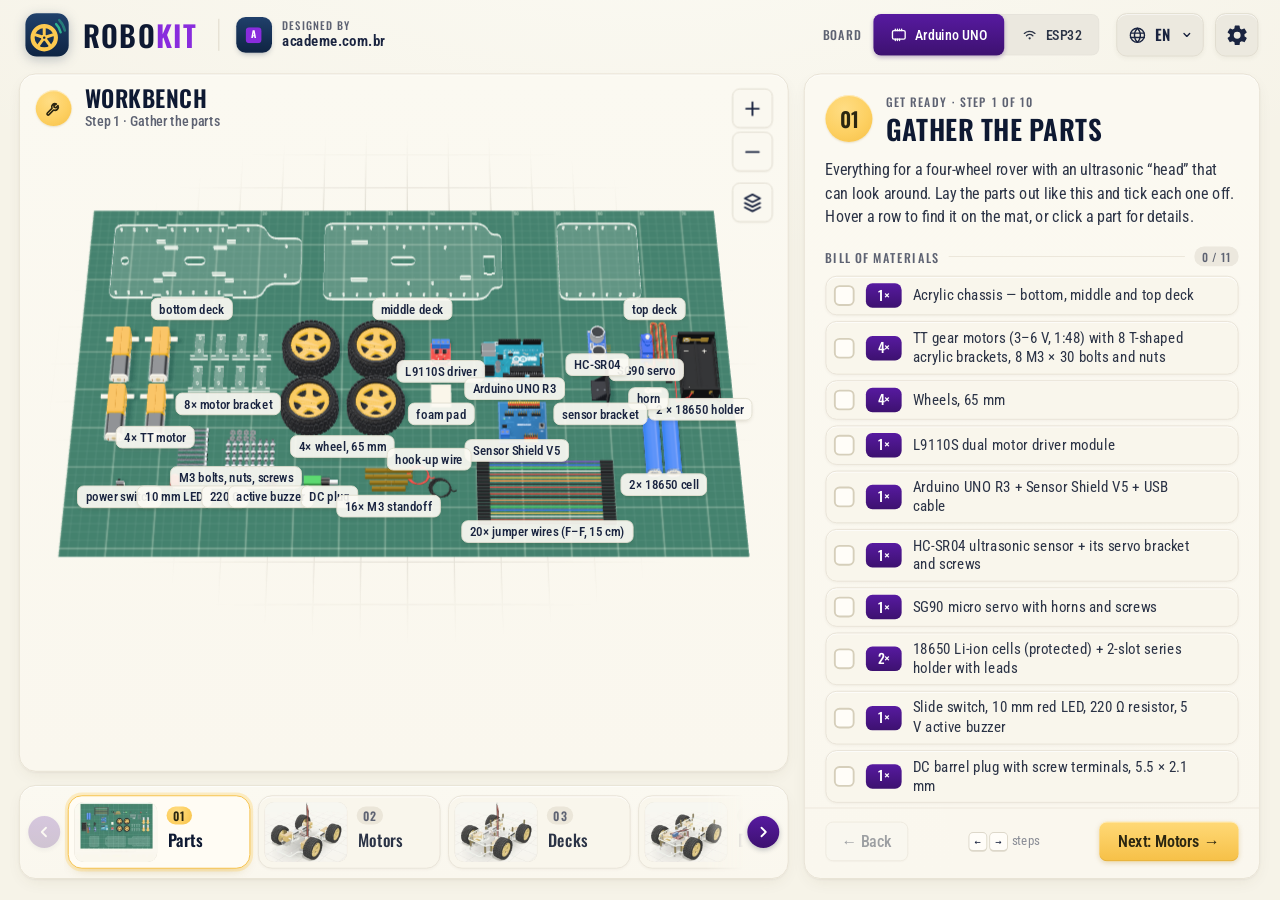
<file: roverkit/index.html>
<!doctype html>
<html lang="pt-BR">
  <head>
    <meta charset="UTF-8" />
    <meta name="viewport" content="width=device-width, initial-scale=1.0" />
    <link rel="icon" type="image/svg+xml" href="/roverkit/favicon.svg" />
    <link rel="apple-touch-icon" href="/roverkit/apple-touch-icon.png" />
    <!-- The fonts the first screen needs, fetched alongside the script rather than after it: the loading
         screen's (Oswald 600, Barlow Condensed 500), and those the boards' printing is drawn with before
         the car is built (Oswald 700, Barlow Condensed 600 and 500; see start() in main.js). -->
    <link rel="preload" href="/roverkit/assets/oswald-latin-600-normal-plFmSr5g.woff2" as="font" type="font/woff2" crossorigin />
    <link rel="preload" href="/roverkit/assets/oswald-latin-700-normal-vy6hmKSr.woff2" as="font" type="font/woff2" crossorigin />
    <link rel="preload" href="/roverkit/assets/barlow-condensed-latin-500-normal-BgYH2mbd.woff2" as="font" type="font/woff2" crossorigin />
    <link rel="preload" href="/roverkit/assets/barlow-condensed-latin-600-normal-DepVgxBB.woff2" as="font" type="font/woff2" crossorigin />
    <title>RoboKit — monte e simule um carro robô | Academe Educação</title>
    <meta name="description" content="Monte um carro robô de quatro rodas com Arduino UNO ou ESP32, passo a passo em 3D, e depois pilote no simulador. Grátis, por Academe Educação." />
    <meta name="theme-color" content="#330b4f" />
    <!-- link previews (scripts/og-image.cjs makes the picture). The build makes the picture's address
         absolute, and adds og:url and the canonical link, once it knows the site's address (vite.config.js) -->
    <meta property="og:type" content="website" />
    <meta property="og:site_name" content="Academe Educação" />
    <meta property="og:title" content="RoboKit — monte e simule um carro robô | Academe Educação" />
    <meta property="og:description" content="Monte um carro robô de quatro rodas com Arduino UNO ou ESP32, passo a passo em 3D, e depois pilote no simulador. Grátis, por Academe Educação." />
    <meta property="og:image" content="https://learn-esp32-clone.vercel.app/roverkit/rk-thumb.png" />
    <meta property="og:image:width" content="1200" />
    <meta property="og:image:height" content="630" />
    <meta property="og:image:alt" content="O carro robô do RoboKit montado, pronto para pilotar" />
    <meta name="twitter:card" content="summary_large_image" />
    <meta name="twitter:image" content="https://learn-esp32-clone.vercel.app/roverkit/rk-thumb.png" />
    <style>.loader{z-index:1000;color:#0e1932;background:#f6f3e8;place-items:center;transition:opacity .4s,visibility 0s linear .4s;display:grid;position:fixed;inset:0}.loader.is-done{opacity:0;visibility:hidden;pointer-events:none}.loader__box{flex-direction:column;align-items:center;width:min(320px,76vw);display:flex}.loader__mark{width:76px;height:76px}.loader__wheel{transform-origin:21px 27px;animation:1.8s linear infinite loader-turn}@keyframes loader-turn{to{transform:rotate(360deg)}}.loader__name{letter-spacing:1.5px;margin-top:16px;font:600 30px/1 Oswald,Barlow Condensed,Arial Narrow,Arial,sans-serif}.loader__name b{color:#892CDD;font-weight:600}.loader__bar{background:#e1dfd8;border-radius:5px;width:100%;height:8px;margin-top:24px;overflow:hidden}.loader__bar span{border-radius:inherit;background:linear-gradient(90deg,#3d1170,#571aa0);width:4%;height:100%;transition:width .3s;display:block}.loader__text{letter-spacing:.3px;color:#5d6272;text-align:center;min-height:20px;margin-top:12px;font:500 15px/1.3 Barlow Condensed,Arial Narrow,Arial,sans-serif}.loader.is-failed .loader__wheel{animation:none}.loader.is-failed .loader__bar{visibility:hidden}@media (prefers-reduced-motion:reduce){.loader__wheel{animation:none}.loader,.loader__bar span{transition:none}}</style>
    <script type="module" crossorigin src="/roverkit/assets/index-DmGXFRAC.js"></script>
    <link rel="modulepreload" crossorigin href="/roverkit/assets/three-B7_1PfeK.js">
    <link rel="stylesheet" crossorigin href="/roverkit/assets/index-_KjPtBr0.css">
    <meta property="og:url" content="https://learn-esp32-clone.vercel.app/roverkit/">
    <link rel="canonical" href="https://learn-esp32-clone.vercel.app/roverkit/">
  </head>
  <body>
    <!-- ───────────────────────── Loading screen ───────────────────────── -->
    <div class="loader" id="loader" role="status" aria-live="polite">
      <div class="loader__box">
        <svg class="loader__mark" viewBox="0 0 48 48" aria-hidden="true">
          <defs>
            <linearGradient id="rkTileLoader" x1="0" y1="0" x2="0" y2="1">
              <stop offset="0" stop-color="#20406b" />
              <stop offset="1" stop-color="#0f2443" />
            </linearGradient>
          </defs>
          <rect x="1" y="1" width="46" height="46" rx="12" fill="url(#rkTileLoader)" />
          <g fill="none" stroke="#2fb38f" stroke-width="2.6" stroke-linecap="round">
            <path d="M33.6 12.6a17 17 0 0 1 4.8 8.6" />
            <path d="M36.9 8.4a22 22 0 0 1 6 11" opacity=".55" />
          </g>
          <g class="loader__wheel">
            <circle cx="21" cy="27" r="12.4" fill="none" stroke="#fdc94f" stroke-width="4.4" />
            <g stroke="#fdc94f" stroke-width="3.2" stroke-linecap="round">
              <path d="M21 23.2V16.6" />
              <path d="M24.6 25.8l6.3-2" />
              <path d="M23.2 30l3.9 5.3" />
              <path d="M18.8 30l-3.9 5.3" />
              <path d="M17.4 25.8l-6.3-2" />
            </g>
            <circle cx="21" cy="27" r="3.4" fill="#fdc94f" />
            <circle cx="21" cy="27" r="1.3" fill="#0f2443" />
          </g>
        </svg>
        <div class="loader__name">ROBO<b>KIT</b></div>
        <div class="loader__bar" aria-hidden="true"><span id="loaderFill"></span></div>
        <div class="loader__text" id="loaderText">Loading…</div>
      </div>
    </div>
    <noscript><p style="position: fixed; inset: auto 0 12% 0; z-index: 1001; text-align: center; font: 16px Arial, sans-serif">O RoboKit precisa de JavaScript para funcionar.</p></noscript>

    <div class="stage">
      <div class="app">
        <!-- ───────────────────────── Top bar ───────────────────────── -->
        <header class="topbar">
          <div class="topbar__left">
            <a class="brand" href="#parts" aria-label="RoboKit — início do tutorial">
              <svg class="brand__mark" viewBox="0 0 48 48" aria-hidden="true">
                <defs>
                  <linearGradient id="rkTile" x1="0" y1="0" x2="0" y2="1">
                    <stop offset="0" stop-color="#20406b" />
                    <stop offset="1" stop-color="#0f2443" />
                  </linearGradient>
                </defs>
                <rect x="1" y="1" width="46" height="46" rx="12" fill="url(#rkTile)" />
                <g fill="none" stroke="#2fb38f" stroke-width="2.6" stroke-linecap="round">
                  <path d="M33.6 12.6a17 17 0 0 1 4.8 8.6" />
                  <path d="M36.9 8.4a22 22 0 0 1 6 11" opacity=".55" />
                </g>
                <circle cx="21" cy="27" r="12.4" fill="none" stroke="#fdc94f" stroke-width="4.4" />
                <g stroke="#fdc94f" stroke-width="3.2" stroke-linecap="round">
                  <path d="M21 23.2V16.6" />
                  <path d="M24.6 25.8l6.3-2" />
                  <path d="M23.2 30l3.9 5.3" />
                  <path d="M18.8 30l-3.9 5.3" />
                  <path d="M17.4 25.8l-6.3-2" />
                </g>
                <circle cx="21" cy="27" r="3.4" fill="#fdc94f" />
                <circle cx="21" cy="27" r="1.3" fill="#0f2443" />
              </svg>
              <span class="brand__text">
                <span class="brand__name">ROBO<b>KIT</b></span>
              </span>
            </a>
            <span class="topbar__rule" aria-hidden="true"></span>
            <!-- who made it -->
            <a class="credit" href="https://academe.com.br" target="_blank" rel="noopener noreferrer" title="academe.com.br (opens in a new tab)">
              <span class="credit__tile" aria-hidden="true">
<svg viewBox="0 0 40 40" xmlns="http://www.w3.org/2000/svg" role="img" aria-label="Academe"><rect width="40" height="40" rx="10" fill="#892CDD"/><text x="20" y="28" text-anchor="middle" font-family="Oswald, Arial Narrow, sans-serif" font-size="24" font-weight="700" fill="#ffffff">A</text></svg>
              </span>
              <span class="credit__text">
                <span class="credit__label">Designed by</span>
                <span class="credit__handle">academe.com.br</span>
              </span>
            </a>
          </div>

          <div class="topbar__right">
            <span class="topbar__label" id="boardLabel">Board</span>
            <div class="segmented segmented--board" id="boardGroup" role="radiogroup" aria-labelledby="boardLabel">
              <button role="radio" data-board="uno" aria-checked="true" class="is-active">
                <svg viewBox="0 0 24 24" aria-hidden="true"><rect x="3" y="6" width="18" height="12" rx="2" /><path d="M7 6V4M10 6V4M13 6V4M16 6V4M7 20v-2M10 20v-2M13 20v-2" /></svg>
                <span class="board__name">Arduino UNO</span><span class="board__short">UNO</span>
              </button>
              <button role="radio" data-board="esp32" aria-checked="false">
                <svg viewBox="0 0 24 24" aria-hidden="true"><path d="M4.5 10a11 11 0 0 1 15 0M7.5 13.2a6.6 6.6 0 0 1 9 0" /><circle cx="12" cy="17" r="1.6" /></svg>
                ESP32
              </button>
            </div>
            <!-- the interface's language (ui/language.js; the languages are in core/languages.js) -->
            <div class="lang-picker" id="langPicker">
              <button class="icon-btn lang-btn" id="langBtn" type="button" aria-haspopup="menu" aria-expanded="false" aria-controls="langPanel" title="Language">
                <svg class="lang-btn__globe" viewBox="0 0 24 24" aria-hidden="true"><circle cx="12" cy="12" r="8.6" /><path d="M3.6 9.4h16.8M3.6 14.6h16.8M12 3.4c2.4 2.4 3.6 5.3 3.6 8.6s-1.2 6.2-3.6 8.6c-2.4-2.4-3.6-5.3-3.6-8.6S9.6 5.8 12 3.4Z" /></svg>
                <span class="lang-btn__chip" id="langChip">EN</span>
                <svg class="lang-btn__caret" viewBox="0 0 24 24" aria-hidden="true"><path d="M7.5 10l4.5 4.5 4.5-4.5" /></svg>
              </button>
              <div class="langs" id="langPanel" data-own-keys>
                <div class="langs__title" id="langTitle">Language</div>
                <div class="langs__list" id="langList" role="menu" aria-labelledby="langTitle"></div>
              </div>
            </div>
            <button class="icon-btn" id="settingsBtn" aria-label="Settings" aria-haspopup="dialog" title="Settings">
              <svg viewBox="0 0 24 24" aria-hidden="true">
                <path
                  d="M19.43 12.98c.04-.32.07-.64.07-.98s-.03-.66-.07-.98l2.11-1.65a.5.5 0 0 0 .12-.64l-2-3.46a.5.5 0 0 0-.61-.22l-2.49 1a7.3 7.3 0 0 0-1.69-.98l-.38-2.65A.49.49 0 0 0 14 2h-4a.49.49 0 0 0-.49.42l-.38 2.65c-.61.25-1.17.59-1.69.98l-2.49-1a.5.5 0 0 0-.61.22l-2 3.46a.49.49 0 0 0 .12.64l2.11 1.65c-.04.32-.07.65-.07.98s.03.66.07.98l-2.11 1.65a.5.5 0 0 0-.12.64l2 3.46c.12.22.39.3.61.22l2.49-1c.52.4 1.08.73 1.69.98l.38 2.65c.03.24.24.42.49.42h4c.25 0 .46-.18.49-.42l.38-2.65c.61-.25 1.17-.59 1.69-.98l2.49 1c.23.09.49 0 .61-.22l2-3.46a.5.5 0 0 0-.12-.64l-2.11-1.65ZM12 15.5a3.5 3.5 0 1 1 0-7 3.5 3.5 0 0 1 0 7Z"
                />
              </svg>
            </button>
          </div>
        </header>

        <main class="layout">
          <!-- ───────────── Workbench (3D) ───────────── -->
          <section class="card card--bench" aria-label="3D workbench">
            <div class="viewport" id="viewport"></div>

            <header class="bench__head">
              <span class="badge badge--icon" aria-hidden="true">
                <svg class="bench__icon bench__icon--build" viewBox="0 0 24 24"><path d="M14.7 6.3a4 4 0 0 0-5.3 5.3l-5.6 5.6a1.4 1.4 0 0 0 2 2l5.6-5.6a4 4 0 0 0 5.3-5.3l-2.5 2.5-2-.5-.5-2Z" /></svg>
                <svg class="bench__icon bench__icon--drive" viewBox="0 0 24 24"><circle cx="12" cy="12" r="8.6" /><circle cx="12" cy="12" r="2.2" /><path d="M3.6 11h6.2M14.2 11h6.2M12 14.2v6.2" /></svg>
              </span>
              <div class="bench__titles">
                <h2 class="card__title" id="benchTitle">WORKBENCH</h2>
                <span class="bench__sub" id="benchSub">Step 1 · Gather the parts</span>
              </div>
              <div class="pill pill--status" id="connPill" data-state="ok" role="status" aria-live="polite" hidden>
                <span class="dot dot--live"></span>
                <span id="connText">Simulator</span>
              </div>
            </header>

            <div class="view-tools">
              <!-- the assembly animation (build steps) -->
              <div class="tool-group" id="playTools" role="group" aria-label="Animation" hidden>
                <button class="tool tool--play" id="playBtn" type="button" aria-label="Pause" title="Pause (Space)">
                  <svg class="tool__pause" viewBox="0 0 24 24" aria-hidden="true"><rect x="6.6" y="5.2" width="3.6" height="13.6" rx="1.2" /><rect x="13.8" y="5.2" width="3.6" height="13.6" rx="1.2" /></svg>
                  <svg class="tool__resume" viewBox="0 0 24 24" aria-hidden="true"><path d="M8.4 5.4c0-.9 1-1.5 1.8-1l9 6c.7.5.7 1.5 0 2l-9 6c-.8.5-1.8-.1-1.8-1Z" /></svg>
                </button>
                <button class="tool tool--text" id="playSpeed" type="button" aria-label="Playback speed" title="Playback speed">1×</button>
              </div>
              <div class="tool-group" role="group" aria-label="Zoom">
                <button class="tool" data-tool="zoom-in" aria-label="Zoom in" title="Zoom in">
                  <svg viewBox="0 0 24 24"><path d="M12 5v14M5 12h14" /></svg>
                </button>
                <button class="tool" data-tool="zoom-out" aria-label="Zoom out" title="Zoom out">
                  <svg viewBox="0 0 24 24"><path d="M5 12h14" /></svg>
                </button>
              </div>
              <div class="tool-group" role="group" aria-label="View">
                <button class="tool tool--toggle" id="explodeBtn" aria-pressed="false" aria-label="Exploded view (E)" title="Exploded view (E)">
                  <svg viewBox="0 0 24 24">
                    <path d="M12 2.8 3.6 7l8.4 4.2L20.4 7Z" />
                    <path d="M3.6 12.2 12 16.4l8.4-4.2" />
                    <path d="M3.6 17 12 21.2l8.4-4.2" />
                  </svg>
                </button>
                <!-- drive step: ride behind the car -->
                <button class="tool tool--chase" id="chaseBtn" aria-pressed="false" aria-label="Chase view: follow the car from behind (C)" title="Chase view: follow the car from behind (C)">
                  <svg viewBox="0 0 24 24">
                    <rect x="3.6" y="7.6" width="11" height="8.8" rx="2" />
                    <path d="M14.6 10.6 20.4 7.6v8.8l-5.8-3" />
                  </svg>
                </button>
              </div>
            </div>

            <!-- part inspector -->
            <div class="part-tip" id="partTip" hidden aria-hidden="true"><b id="partTipName"></b><span>Click to inspect</span></div>

            <!-- live readouts (drive step) -->
            <div class="hud" id="hud" hidden>
              <div class="hud__item"><span class="hud__k">Distance</span><span class="hud__v"><b data-hud="distance">--</b> cm</span></div>
              <div class="hud__item"><span class="hud__k">Speed</span><span class="hud__v"><b data-hud="speed">--</b> %</span></div>
              <div class="hud__item"><span class="hud__k">Mode</span><span class="hud__v"><b data-hud="mode">--</b></span></div>
              <div class="hud__item"><span class="hud__k">Servo</span><span class="hud__v"><b data-hud="servo">--</b>°</span></div>
            </div>

            <!-- arena map (drive step). Its pencil button turns it into the arena editor: the map grows, the
                 obstacles can be moved, turned and resized on it, and the simulation waits meanwhile -->
            <div class="bench-veil" id="arenaVeil" hidden></div>
            <div class="minimap" id="minimap" hidden>
              <header class="arena__head">
                <h3 class="arena__title">Customize the arena</h3>
                <span class="arena__paused"><i aria-hidden="true"></i>Simulation paused</span>
              </header>
              <canvas id="minimapCanvas" width="196" height="196" role="img" aria-label="Top-down map of the test arena"></canvas>
              <aside class="arena__side" aria-label="The selected obstacle">
                <p class="arena__none" id="arenaNone">Click an obstacle to select it.</p>
                <div class="arena__sel" id="arenaSel" hidden>
                  <h4 class="arena__name"><i class="arena__swatch" id="arenaSwatch" aria-hidden="true"></i><span id="arenaName"></span></h4>
                  <p class="arena__group">Size</p>
                  <label class="afield" data-field="w"><span>Length</span><input type="number" inputmode="decimal" step="1" /><em>cm</em></label>
                  <label class="afield" data-field="d"><span>Width</span><input type="number" inputmode="decimal" step="1" /><em>cm</em></label>
                  <label class="afield" data-field="dia"><span>Diameter</span><input type="number" inputmode="decimal" step="1" /><em>cm</em></label>
                  <label class="afield" data-field="h"><span>Height</span><input type="number" inputmode="decimal" step="1" /><em>cm</em></label>
                  <label class="afield" data-field="turn"><span>Turned</span><input type="number" inputmode="decimal" step="5" /><em>°</em></label>
                  <p class="arena__group" title="Of the obstacle's middle, from the middle of the arena, where the car starts facing up the map">Place, from the start</p>
                  <label class="afield" data-field="x"><span>Ahead</span><input type="number" inputmode="decimal" step="1" /><em>cm</em></label>
                  <label class="afield" data-field="z"><span>To the right</span><input type="number" inputmode="decimal" step="1" /><em>cm</em></label>
                </div>
                <dl class="arena__keys">
                  <div><dt><kbd>Shift</kbd></dt><dd>steps of 5 cm, 15°</dd></div>
                  <div><dt><kbd>Alt</kbd></dt><dd>size from the middle</dd></div>
                  <div><dt><kbd>←↑↓→</kbd></dt><dd>move · <kbd>R</kbd> turn</dd></div>
                </dl>
              </aside>
              <div class="minimap__foot">
                <span class="minimap__label">Arena · 3 × 3 m</span>
                <button class="minimap__edit" id="arenaEdit" type="button" aria-label="Customize the arena" title="Customize the arena: move, turn and resize the obstacles">
                  <svg viewBox="0 0 24 24" aria-hidden="true">
                    <path d="M4 20h4.2L19.4 8.8a2 2 0 0 0 0-2.8L18 4.6a2 2 0 0 0-2.8 0L4 15.8Z" />
                    <path d="m13.4 6.4 4.2 4.2" />
                  </svg>
                </button>
              </div>
              <footer class="arena__foot">
                <p class="arena__hint" id="arenaHint" aria-live="polite"></p>
                <button class="btn-ghost" id="arenaUndo" type="button" title="Undo the last change (Ctrl+Z). Ctrl+Shift+Z brings it back">Undo</button>
                <button class="btn-ghost" id="arenaReset" type="button" title="The arena as it came, with the car back at its start">Reset</button>
                <button class="btn-ghost" id="arenaCancel" type="button" title="Leave the arena as it was (Esc)">Cancel</button>
                <button class="btn-primary" id="arenaSave" type="button" title="Use this arena: the 3D view is rebuilt and the simulation goes on">Save</button>
              </footer>
            </div>

            <!-- how the program decides (code step): a small flow chart of the avoiding routine. It grows to
                 fill the bench; picking a box shows what it does and the lines of the sketch that do it -->
            <div class="bench-veil" id="flowVeil" hidden></div>
            <section class="flow" id="flowCard" hidden aria-label="How the car’s program decides">
              <header class="flow__head">
                <div class="flow__heading">
                  <h3 class="flow__title">How the program decides</h3>
                  <span class="flow__file" id="flowFile"></span>
                </div>
                <span class="flow__tip">Pick a box to see its code</span>
                <button class="flow__close" id="flowClose" type="button" aria-label="Close the flow chart" title="Close (Esc)">
                  <svg viewBox="0 0 24 24" aria-hidden="true"><path d="M6 6l12 12M18 6 6 18" /></svg>
                </button>
              </header>
              <div class="flow__chart" id="flowChart"><div class="flow__stage" id="flowStage"></div></div>
              <!-- on the drive step: what the routine is deciding just now, and on what grounds -->
              <p class="flow__say" id="flowSay" aria-live="off"><b id="flowSayWhat"></b><span id="flowSayWhy"></span></p>
              <div class="flow__detail">
                <div class="flow__about" aria-live="polite">
                  <div class="flow__about-in" id="flowAbout">
                    <span class="flow__kind" id="flowKind"></span>
                    <h4 class="flow__node" id="flowNodeTitle"></h4>
                    <p class="flow__text" id="flowNodeText"></p>
                  </div>
                </div>
                <div class="code flow__code">
                  <div class="code__head"><span class="code__file" id="flowLines"></span></div>
                  <pre id="flowPre"><code id="flowCode"></code></pre>
                </div>
              </div>
              <div class="flow__foot">
                <span class="minimap__label">Program flow</span>
                <!-- (one or the other: "Live" while the routine runs, the button that starts it while it does not) -->
                <span class="flow__state">
                  <span class="flow__badge" id="flowBadge"><i aria-hidden="true"></i>Live</span>
                  <button class="flow__auto" id="flowAuto" type="button" title="Switch the car to Auto, and watch it decide">
                    <svg viewBox="0 0 24 24" aria-hidden="true"><path d="M8 5.5v13l10.5-6.5Z" /></svg>Auto
                  </button>
                </span>
                <button class="flow__expand" id="flowOpen" type="button" aria-label="How the program decides: open the flow chart" title="How the program decides: open the flow chart">
                  <svg viewBox="0 0 24 24" aria-hidden="true"><path d="M14 4h6v6M20 4l-7 7M10 20H4v-6M4 20l7-7" /></svg>
                </button>
              </div>
            </section>

          </section>

          <!-- ───────────── Step timeline ───────────── -->
          <nav class="card card--timeline" aria-label="Tutorial steps">
            <button class="strip__nav strip__nav--prev" id="stripPrev" type="button" aria-label="Earlier steps" title="Earlier steps">
              <svg viewBox="0 0 24 24" aria-hidden="true"><path d="M14.5 6 8.5 12l6 6" /></svg>
            </button>
            <div class="strip__view" id="stripView">
              <ol class="strip" id="timeline"></ol>
            </div>
            <button class="strip__nav strip__nav--next" id="stripNext" type="button" aria-label="Later steps" title="Later steps">
              <svg viewBox="0 0 24 24" aria-hidden="true"><path d="M9.5 6l6 6-6 6" /></svg>
            </button>
          </nav>

          <!-- ───────────── Lesson ───────────── -->
          <section class="card card--lesson" id="lessonCard" aria-labelledby="lessonTitle">
            <div class="lesson__pane" id="lessonPane">
            <header class="lesson__head">
              <span class="badge badge--step" id="lessonNum">01</span>
              <div>
                <span class="lesson__kicker" id="lessonKicker">GET READY · STEP 1 OF 10</span>
                <h2 class="lesson__title" id="lessonTitle">Gather the parts</h2>
              </div>
            </header>

            <div class="lesson__body" id="lessonBody">
              <div id="lessonContent"></div>

              <!-- drive controls (shown on the Drive step) -->
              <div class="drive" id="drivePanel" hidden>
                <h3 class="lesson__h">Drive</h3>
                <div class="motor">
                  <div class="dpad" id="dpad" role="group" aria-label="Drive">
                    <button class="dpad__btn dpad__btn--up" data-drive="forward" aria-label="Forward (W / ↑)" title="Forward (W / ↑)"><i class="tri tri--up"></i></button>
                    <button class="dpad__btn dpad__btn--left" data-drive="left" aria-label="Turn left (A / ←)" title="Turn left (A / ←)"><i class="tri tri--left"></i></button>
                    <button class="dpad__stop" data-drive="stop" aria-label="Stop (Space)" title="Stop (Space)"><i class="sq"></i></button>
                    <button class="dpad__btn dpad__btn--right" data-drive="right" aria-label="Turn right (D / →)" title="Turn right (D / →)"><i class="tri tri--right"></i></button>
                    <button class="dpad__btn dpad__btn--down" data-drive="backward" aria-label="Reverse (S / ↓)" title="Reverse (S / ↓)"><i class="tri tri--down"></i></button>
                  </div>
                  <div class="motor__side">
                    <div class="row-between">
                      <span class="label">Speed</span>
                      <span class="big-num"><span id="speedValue">70</span> <small>%</small></span>
                    </div>
                    <div class="slider" id="speedSlider" role="slider" tabindex="0" aria-label="Motor speed" aria-valuemin="0" aria-valuemax="100" aria-valuenow="70" style="--v: 70%"><span class="slider__fill"></span><span class="slider__thumb"></span></div>
                    <span class="label label--mode">Mode</span>
                    <div class="segmented" id="modeGroup" role="radiogroup" aria-label="Drive mode">
                      <button role="radio" data-mode="manual" aria-checked="true" class="is-active" title="Manual (1)">Manual</button>
                      <button role="radio" data-mode="auto" aria-checked="false" title="Obstacle avoidance (2)">Auto</button>
                      <button role="radio" data-mode="stop" aria-checked="false" title="Disable motors (3)">Stop</button>
                    </div>
                  </div>
                </div>

                <h3 class="lesson__h">Actuators</h3>
                <div class="act-grid">
                  <div class="tile act">
                    <span class="act__dot act__dot--led" aria-hidden="true"></span>
                    <span class="act__label" id="ledLabel">LED</span>
                    <button class="toggle" id="ledToggle" role="switch" aria-checked="false" aria-labelledby="ledLabel" title="LED (L)"><span class="toggle__knob"></span></button>
                  </div>
                  <div class="tile act">
                    <span class="act__dot act__dot--buzzer" aria-hidden="true"></span>
                    <span class="act__label" id="buzzerLabel">Buzzer</span>
                    <button class="toggle" id="buzzerToggle" role="switch" aria-checked="false" aria-labelledby="buzzerLabel" title="Buzzer (B)"><span class="toggle__knob"></span></button>
                  </div>
                  <div class="tile act act--servo">
                    <span class="act__label">Servo</span>
                    <div class="slider slider--servo" id="servoSlider" role="slider" tabindex="0" aria-label="Servo angle" aria-valuemin="0" aria-valuemax="180" aria-valuenow="90" style="--v: 50%"><span class="slider__fill"></span><span class="slider__thumb"></span></div>
                    <span class="big-num big-num--servo"><span id="servoValue">90</span>°</span>
                  </div>
                </div>
                <p class="drive__keys"><kbd>WASD</kbd> drive · <kbd>Space</kbd> stop · <kbd>1–3</kbd> mode · <kbd>L</kbd> LED · <kbd>B</kbd> buzzer · <kbd>C</kbd> chase</p>

                <h3 class="lesson__h lesson__h--serial">Serial monitor <button class="serial__clear" id="serialClear" type="button">Clear</button></h3>
                <div class="serial" id="serialPanel">
                  <div class="terminal">
                    <div class="terminal__body" id="serialLog" role="log" aria-label="Serial output" tabindex="0"></div>
                    <span class="terminal__scroll" id="serialScroll" aria-hidden="true"><span></span></span>
                  </div>
                </div>
              </div>
            </div>

            <footer class="lesson__foot">
              <button class="btn-ghost" id="prevBtn">← Back</button>
              <span class="lesson__keys" id="lessonKeys"><kbd>←</kbd><kbd>→</kbd> steps</span>
              <button class="btn-primary" id="nextBtn">Next</button>
            </footer>
            </div>

            <!-- part details: replace the step while open (Back or Esc returns) -->
            <section class="partview" id="partCard" hidden aria-labelledby="partName">
              <header class="partview__bar">
                <button class="partview__back" id="partClose" type="button">
                  <svg viewBox="0 0 24 24" aria-hidden="true"><path d="M14.5 6 8.5 12l6 6" /></svg>
                  <span id="partBackLabel">Back to the step</span>
                </button>
                <kbd class="partview__esc">Esc</kbd>
              </header>
              <div class="partview__head">
                <span class="partview__group" id="partGroup"></span>
                <h2 class="partview__name" id="partName"></h2>
              </div>
              <div class="partview__body" id="partBody">
                <p class="partview__what" id="partWhat"></p>
                <h3 class="lesson__h">Specs</h3>
                <dl class="partview__specs" id="partSpecs"></dl>
              </div>
              <footer class="partview__foot">
                <span class="partview__step" id="partStep"></span>
                <button class="btn-primary" id="partGo" type="button">Go to step</button>
              </footer>
            </section>
          </section>
        </main>
      </div>
    </div>

    <!-- ───────────── Settings ───────────── -->
    <dialog class="settings" id="settingsDialog" aria-labelledby="settingsTitle">
      <form method="dialog" class="settings__panel" id="settingsForm">
        <header class="settings__head">
          <h2 class="card__title" id="settingsTitle">SETTINGS</h2>
          <button class="settings__close" value="cancel" aria-label="Close">
            <svg viewBox="0 0 24 24" aria-hidden="true"><path d="M6 6l12 12M18 6 6 18" /></svg>
          </button>
        </header>

        <section class="settings__group">
          <h3 class="settings__label">Drive step connects to</h3>
          <div class="segmented segmented--wide" id="connGroup" role="radiogroup" aria-label="Connection">
            <button type="button" role="radio" data-conn="sim" aria-checked="true">Simulator</button>
            <button type="button" role="radio" data-conn="ws" aria-checked="false">Real car (ESP32 Wi-Fi)</button>
          </div>
          <label class="field" id="urlField">
            <span>Car address</span>
            <input id="wsUrl" type="text" spellcheck="false" autocomplete="off" placeholder="ws://192.168.4.1:81/" />
          </label>
          <p class="settings__hint" id="connHint"></p>
        </section>

        <section class="settings__group">
          <h3 class="settings__label">Display &amp; sound</h3>
          <div class="settings__row">
            <span id="optSoundLabel">Play the buzzer through the speakers</span>
            <button type="button" class="toggle" id="optSound" role="switch" aria-checked="true" aria-labelledby="optSoundLabel"><span class="toggle__knob"></span></button>
          </div>
          <div class="settings__row">
            <span id="optBeamLabel">Show the ultrasonic beam</span>
            <button type="button" class="toggle" id="optBeam" role="switch" aria-checked="true" aria-labelledby="optBeamLabel"><span class="toggle__knob"></span></button>
          </div>
          <div class="settings__row">
            <span id="optFollowLabel">Camera follows the car</span>
            <button type="button" class="toggle" id="optFollow" role="switch" aria-checked="true" aria-labelledby="optFollowLabel"><span class="toggle__knob"></span></button>
          </div>
        </section>

        <footer class="settings__foot">
          <button type="button" class="btn-ghost" id="simReset">Reset simulation</button>
          <button type="button" class="btn-primary" id="settingsApply">Apply</button>
        </footer>
      </form>
    </dialog>

  </body>
</html>
</file>
<file: assets/index-D92WvK9w.css>
@font-face{font-family:Barlow;font-style:normal;font-weight:400;font-display:swap;src:url(barlow-vietnamese-400-normal-Dpl4UHAZ.woff2)format("woff2");unicode-range:U+102-103,U+110-111,U+128-129,U+168-169,U+1A0-1A1,U+1AF-1B0,U+300-301,U+303-304,U+308-309,U+323,U+329,U+1EA0-1EF9,U+20AB}@font-face{font-family:Barlow;font-style:normal;font-weight:400;font-display:swap;src:url(barlow-latin-ext-400-normal-HxX4XjxC.woff2)format("woff2");unicode-range:U+100-2BA,U+2BD-2C5,U+2C7-2CC,U+2CE-2D7,U+2DD-2FF,U+304,U+308,U+329,U+1D00-1DBF,U+1E00-1E9F,U+1EF2-1EFF,U+2020,U+20A0-20AB,U+20AD-20C0,U+2113,U+2C60-2C7F,U+A720-A7FF}@font-face{font-family:Barlow;font-style:normal;font-weight:400;font-display:swap;src:url(barlow-latin-400-normal-qiz4-Cze.woff2)format("woff2");unicode-range:U+??,U+131,U+152-153,U+2BB-2BC,U+2C6,U+2DA,U+2DC,U+304,U+308,U+329,U+2000-206F,U+20AC,U+2122,U+2191,U+2193,U+2212,U+2215,U+FEFF,U+FFFD}@font-face{font-family:Barlow;font-style:normal;font-weight:500;font-display:swap;src:url(barlow-vietnamese-500-normal-zTViEIzf.woff2)format("woff2");unicode-range:U+102-103,U+110-111,U+128-129,U+168-169,U+1A0-1A1,U+1AF-1B0,U+300-301,U+303-304,U+308-309,U+323,U+329,U+1EA0-1EF9,U+20AB}@font-face{font-family:Barlow;font-style:normal;font-weight:500;font-display:swap;src:url(barlow-latin-ext-500-normal-DOaysfXq.woff2)format("woff2");unicode-range:U+100-2BA,U+2BD-2C5,U+2C7-2CC,U+2CE-2D7,U+2DD-2FF,U+304,U+308,U+329,U+1D00-1DBF,U+1E00-1E9F,U+1EF2-1EFF,U+2020,U+20A0-20AB,U+20AD-20C0,U+2113,U+2C60-2C7F,U+A720-A7FF}@font-face{font-family:Barlow;font-style:normal;font-weight:500;font-display:swap;src:url(barlow-latin-500-normal-BPAOfeC8.woff2)format("woff2");unicode-range:U+??,U+131,U+152-153,U+2BB-2BC,U+2C6,U+2DA,U+2DC,U+304,U+308,U+329,U+2000-206F,U+20AC,U+2122,U+2191,U+2193,U+2212,U+2215,U+FEFF,U+FFFD}@font-face{font-family:Barlow;font-style:normal;font-weight:600;font-display:swap;src:url(barlow-vietnamese-600-normal-DcjprdFV.woff2)format("woff2");unicode-range:U+102-103,U+110-111,U+128-129,U+168-169,U+1A0-1A1,U+1AF-1B0,U+300-301,U+303-304,U+308-309,U+323,U+329,U+1EA0-1EF9,U+20AB}@font-face{font-family:Barlow;font-style:normal;font-weight:600;font-display:swap;src:url(barlow-latin-ext-600-normal-B8NK_A3D.woff2)format("woff2");unicode-range:U+100-2BA,U+2BD-2C5,U+2C7-2CC,U+2CE-2D7,U+2DD-2FF,U+304,U+308,U+329,U+1D00-1DBF,U+1E00-1E9F,U+1EF2-1EFF,U+2020,U+20A0-20AB,U+20AD-20C0,U+2113,U+2C60-2C7F,U+A720-A7FF}@font-face{font-family:Barlow;font-style:normal;font-weight:600;font-display:swap;src:url(barlow-latin-600-normal-DILqtrty.woff2)format("woff2");unicode-range:U+??,U+131,U+152-153,U+2BB-2BC,U+2C6,U+2DA,U+2DC,U+304,U+308,U+329,U+2000-206F,U+20AC,U+2122,U+2191,U+2193,U+2212,U+2215,U+FEFF,U+FFFD}@font-face{font-family:Barlow Semi Condensed;font-style:normal;font-weight:500;font-display:swap;src:url(barlow-semi-condensed-vietnamese-500-normal-DGADhYWF.woff2)format("woff2");unicode-range:U+102-103,U+110-111,U+128-129,U+168-169,U+1A0-1A1,U+1AF-1B0,U+300-301,U+303-304,U+308-309,U+323,U+329,U+1EA0-1EF9,U+20AB}@font-face{font-family:Barlow Semi Condensed;font-style:normal;font-weight:500;font-display:swap;src:url(barlow-semi-condensed-latin-ext-500-normal-BXdp1BvY.woff2)format("woff2");unicode-range:U+100-2BA,U+2BD-2C5,U+2C7-2CC,U+2CE-2D7,U+2DD-2FF,U+304,U+308,U+329,U+1D00-1DBF,U+1E00-1E9F,U+1EF2-1EFF,U+2020,U+20A0-20AB,U+20AD-20C0,U+2113,U+2C60-2C7F,U+A720-A7FF}@font-face{font-family:Barlow Semi Condensed;font-style:normal;font-weight:500;font-display:swap;src:url(barlow-semi-condensed-latin-500-normal-G0uxJNrM.woff2)format("woff2");unicode-range:U+??,U+131,U+152-153,U+2BB-2BC,U+2C6,U+2DA,U+2DC,U+304,U+308,U+329,U+2000-206F,U+20AC,U+2122,U+2191,U+2193,U+2212,U+2215,U+FEFF,U+FFFD}@font-face{font-family:Barlow Semi Condensed;font-style:normal;font-weight:600;font-display:swap;src:url(barlow-semi-condensed-vietnamese-600-normal-b1FQiZcx.woff2)format("woff2");unicode-range:U+102-103,U+110-111,U+128-129,U+168-169,U+1A0-1A1,U+1AF-1B0,U+300-301,U+303-304,U+308-309,U+323,U+329,U+1EA0-1EF9,U+20AB}@font-face{font-family:Barlow Semi Condensed;font-style:normal;font-weight:600;font-display:swap;src:url(barlow-semi-condensed-latin-ext-600-normal-BkQ9hN72.woff2)format("woff2");unicode-range:U+100-2BA,U+2BD-2C5,U+2C7-2CC,U+2CE-2D7,U+2DD-2FF,U+304,U+308,U+329,U+1D00-1DBF,U+1E00-1E9F,U+1EF2-1EFF,U+2020,U+20A0-20AB,U+20AD-20C0,U+2113,U+2C60-2C7F,U+A720-A7FF}@font-face{font-family:Barlow Semi Condensed;font-style:normal;font-weight:600;font-display:swap;src:url(barlow-semi-condensed-latin-600-normal-BkLiAYu4.woff2)format("woff2");unicode-range:U+??,U+131,U+152-153,U+2BB-2BC,U+2C6,U+2DA,U+2DC,U+304,U+308,U+329,U+2000-206F,U+20AC,U+2122,U+2191,U+2193,U+2212,U+2215,U+FEFF,U+FFFD}@font-face{font-family:Barlow Semi Condensed;font-style:normal;font-weight:700;font-display:swap;src:url(barlow-semi-condensed-vietnamese-700-normal-Dm7RZTvf.woff2)format("woff2");unicode-range:U+102-103,U+110-111,U+128-129,U+168-169,U+1A0-1A1,U+1AF-1B0,U+300-301,U+303-304,U+308-309,U+323,U+329,U+1EA0-1EF9,U+20AB}@font-face{font-family:Barlow Semi Condensed;font-style:normal;font-weight:700;font-display:swap;src:url(barlow-semi-condensed-latin-ext-700-normal-BhgEo64M.woff2)format("woff2");unicode-range:U+100-2BA,U+2BD-2C5,U+2C7-2CC,U+2CE-2D7,U+2DD-2FF,U+304,U+308,U+329,U+1D00-1DBF,U+1E00-1E9F,U+1EF2-1EFF,U+2020,U+20A0-20AB,U+20AD-20C0,U+2113,U+2C60-2C7F,U+A720-A7FF}@font-face{font-family:Barlow Semi Condensed;font-style:normal;font-weight:700;font-display:swap;src:url(barlow-semi-condensed-latin-700-normal-BpqDG8I9.woff2)format("woff2");unicode-range:U+??,U+131,U+152-153,U+2BB-2BC,U+2C6,U+2DA,U+2DC,U+304,U+308,U+329,U+2000-206F,U+20AC,U+2122,U+2191,U+2193,U+2212,U+2215,U+FEFF,U+FFFD}@font-face{font-family:JetBrains Mono;font-style:normal;font-weight:400;font-display:swap;src:url(jetbrains-mono-cyrillic-400-normal-BEIGL1Tu.woff2)format("woff2");unicode-range:U+301,U+400-45F,U+490-491,U+4B0-4B1,U+2116}@font-face{font-family:JetBrains Mono;font-style:normal;font-weight:400;font-display:swap;src:url(jetbrains-mono-greek-400-normal-C190GLew.woff2)format("woff2");unicode-range:U+370-377,U+37A-37F,U+384-38A,U+38C,U+38E-3A1,U+3A3-3FF}@font-face{font-family:JetBrains Mono;font-style:normal;font-weight:400;font-display:swap;src:url([data-uri])format("woff2");unicode-range:U+102-103,U+110-111,U+128-129,U+168-169,U+1A0-1A1,U+1AF-1B0,U+300-301,U+303-304,U+308-309,U+323,U+329,U+1EA0-1EF9,U+20AB}@font-face{font-family:JetBrains Mono;font-style:normal;font-weight:400;font-display:swap;src:url(jetbrains-mono-latin-ext-400-normal-Bc8Ftmh3.woff2)format("woff2");unicode-range:U+100-2BA,U+2BD-2C5,U+2C7-2CC,U+2CE-2D7,U+2DD-2FF,U+304,U+308,U+329,U+1D00-1DBF,U+1E00-1E9F,U+1EF2-1EFF,U+2020,U+20A0-20AB,U+20AD-20C0,U+2113,U+2C60-2C7F,U+A720-A7FF}@font-face{font-family:JetBrains Mono;font-style:normal;font-weight:400;font-display:swap;src:url(jetbrains-mono-latin-400-normal-V6pRDFza.woff2)format("woff2");unicode-range:U+??,U+131,U+152-153,U+2BB-2BC,U+2C6,U+2DA,U+2DC,U+304,U+308,U+329,U+2000-206F,U+20AC,U+2122,U+2191,U+2193,U+2212,U+2215,U+FEFF,U+FFFD}@font-face{font-family:JetBrains Mono;font-style:normal;font-weight:500;font-display:swap;src:url(jetbrains-mono-cyrillic-500-normal-DmUKJPL_.woff2)format("woff2");unicode-range:U+301,U+400-45F,U+490-491,U+4B0-4B1,U+2116}@font-face{font-family:JetBrains Mono;font-style:normal;font-weight:500;font-display:swap;src:url(jetbrains-mono-greek-500-normal-JpySY46c.woff2)format("woff2");unicode-range:U+370-377,U+37A-37F,U+384-38A,U+38C,U+38E-3A1,U+3A3-3FF}@font-face{font-family:JetBrains Mono;font-style:normal;font-weight:500;font-display:swap;src:url([data-uri])format("woff2");unicode-range:U+102-103,U+110-111,U+128-129,U+168-169,U+1A0-1A1,U+1AF-1B0,U+300-301,U+303-304,U+308-309,U+323,U+329,U+1EA0-1EF9,U+20AB}@font-face{font-family:JetBrains Mono;font-style:normal;font-weight:500;font-display:swap;src:url(jetbrains-mono-latin-ext-500-normal-Cut-4mMH.woff2)format("woff2");unicode-range:U+100-2BA,U+2BD-2C5,U+2C7-2CC,U+2CE-2D7,U+2DD-2FF,U+304,U+308,U+329,U+1D00-1DBF,U+1E00-1E9F,U+1EF2-1EFF,U+2020,U+20A0-20AB,U+20AD-20C0,U+2113,U+2C60-2C7F,U+A720-A7FF}@font-face{font-family:JetBrains Mono;font-style:normal;font-weight:500;font-display:swap;src:url(jetbrains-mono-latin-500-normal-BWZEU5yA.woff2)format("woff2");unicode-range:U+??,U+131,U+152-153,U+2BB-2BC,U+2C6,U+2DA,U+2DC,U+304,U+308,U+329,U+2000-206F,U+20AC,U+2122,U+2191,U+2193,U+2212,U+2215,U+FEFF,U+FFFD}:root{--bg:#faf7fe;--bg-deep:#f1eafc;--card:#ffffff;--card-soft:#fffffff2;--panel:#f8f4fdb8;--code-bg:#fdfbff;--line:#e7dcf5;--line-strong:#d8c6f0;--line-soft:#f2ecfa;--navy:#330b4f;--navy-2:#521179;--ink:#574f66;--muted:#6f6880;--faint:#ab9fc0;--accent:#8b1fcc;--accent-deep:#521179;--accent-soft:#f4e9fd;--green:#7fa32b;--track:#ece3f7;--kw:#521179;--fn:#cc2bef;--num:#8b1fcc;--str:#7fa32b;--gutter:#ab9fc0;--shadow:0 10px 26px -20px #52117973;--sans:"Poppins",system-ui,sans-serif;--cond:"Sora","Poppins",system-ui,sans-serif;--mono:"JetBrains Mono",ui-monospace,monospace;--lightningcss-light:initial;--lightningcss-dark: ;color-scheme:light}*{box-sizing:border-box}html,body{background:var(--bg);height:100%;margin:0;overflow:hidden}body{font-family:var(--sans);color:var(--ink);-webkit-font-smoothing:antialiased;text-rendering:geometricprecision}.loader{z-index:1000;background:var(--bg);place-items:center;transition:opacity .5s,visibility 0s linear .5s;display:grid;position:fixed;inset:0}.loader:before{content:"";background-image:linear-gradient(90deg,#d8c6f04d 1px,#0000 1px),linear-gradient(#d8c6f04d 1px,#0000 1px);background-position:50%;background-size:28px 28px;position:absolute;inset:0;-webkit-mask-image:radial-gradient(circle,#000 0,#0000 62%);mask-image:radial-gradient(circle,#000 0,#0000 62%)}.loader.is-done{opacity:0;visibility:hidden;pointer-events:none}.loader-inner{flex-direction:column;align-items:center;padding:0 16px;display:flex;position:relative}.loader-logo,.brand-logo{width:88px;height:70px}.loader-logo .waves,.brand-logo .waves{fill:none;stroke:var(--accent);stroke-width:8.5px;stroke-linecap:round}.loader-logo .dot,.brand-logo .dot{fill:var(--accent)}.loader-title{font-family:var(--cond);letter-spacing:.04em;text-transform:uppercase;color:var(--navy);white-space:nowrap;margin:16px 0 0;font-size:30px;font-weight:700;line-height:32px}.loader-title span,.brand-text h1 span{color:var(--accent)}.loader-track{background:var(--track);border-radius:4px;width:220px;height:8px;margin-top:22px;position:relative;overflow:hidden}.loader-fill{transform-origin:0;background:linear-gradient(#cc2bef,#8b1fcc);transition:transform .45s cubic-bezier(.2,.8,.2,1);position:absolute;inset:0;transform:scaleX(.04)}.loader-shine{background:linear-gradient(90deg,#fff0,#ffffff80,#fff0);width:36%;animation:1.4s cubic-bezier(.4,0,.2,1) infinite loader-shine;position:absolute;top:0;bottom:0;left:0}@keyframes loader-shine{0%{transform:translate(-100%)}to{transform:translate(300%)}}.loader-step{min-height:18px;font-family:var(--cond);letter-spacing:.16em;text-transform:uppercase;color:var(--faint);white-space:nowrap;margin:12px 0 0;font-size:13.5px;font-weight:500;line-height:18px}.loader.is-failed .loader-track{display:none}.loader.is-failed .loader-step{max-width:340px;font-family:var(--sans);letter-spacing:0;text-transform:none;white-space:normal;text-align:center;color:var(--ink);font-size:15px;line-height:22px}.noscript{text-align:center;max-width:520px;margin-top:22px}.noscript p{color:var(--ink);margin:0;font-size:16px;line-height:24px}.noscript-lessons{text-align:left;color:var(--muted);margin:18px 0 0;padding:0;font-size:14.5px;line-height:21px;list-style:none}.noscript-lessons li+li{margin-top:6px}.noscript-lessons b{font-family:var(--cond);letter-spacing:.03em;color:var(--navy);font-weight:600}@media (prefers-reduced-motion:reduce){.loader{transition-duration:10ms}.loader-shine{display:none}}button{font:inherit;color:inherit;cursor:pointer;background:0 0;border:0;padding:0}h1,h2,h3,p,ul,ol{margin:0;padding:0}ul,ol{list-style:none}svg{display:block}.artboard{transform-origin:0 0;background:radial-gradient(120% 90% at 40% 45%, #fdfbffb3, transparent 60%), var(--bg);width:1672px;height:941px;position:absolute;top:0;left:0;overflow:hidden}html.is-loading #app{visibility:hidden}.scenery{pointer-events:none;width:100%;height:100%;position:absolute;inset:0;overflow:visible}.scenery path{fill:none;stroke-width:1.6px;stroke-linecap:round;stroke-linejoin:round}.scenery .frame{stroke:var(--line);stroke-width:1.5px}.scenery .teal path{stroke:#a5d8f7}.scenery .teal-soft path{stroke:#e6f0c8}.scenery .hill path{stroke:#4f9fd0}.scenery .ochre path{stroke:#f7c4b2}.scenery .orange path{stroke:#dd7ef5}.scenery .cactus path{stroke:#bcd44a;stroke-width:5px}.scenery .ring-o circle,.scenery .ring-n circle{fill:none;stroke-width:1.6px}.scenery .ring-o circle{stroke:#dd7ef5}.scenery .ring-n circle{stroke:#521179;stroke-width:1.4px}.scenery .sun circle{fill:#f2b6d9}.scenery .dot-teal circle{fill:#7cc8f3}.scenery .dots circle{fill:#e0d4f0}.scenery .dots-o circle{fill:#e8ccf7}.scenery .dots-t circle{fill:#9fd4f5}.sidebar{background:var(--bg);width:104px;box-shadow:inset -1.5px 0 0 var(--line-soft);z-index:2;position:absolute;top:98px;bottom:0;left:0}.side-nav li{width:86px;position:absolute;left:9px}.side-nav li:first-child{top:8px}.side-nav li:nth-child(2){top:100px}.side-nav li:nth-child(3){top:192px}.side-nav li:nth-child(4){top:284px}.side-nav li:nth-child(5){top:376px}.side-nav li:nth-child(6){top:468px}.side-nav svg{fill:none;width:32px;height:32px;stroke:var(--navy-2);stroke-width:2.1px;stroke-linejoin:round;stroke-linecap:round;transition:stroke .2s,fill .2s}.side-nav svg .fill,.side-nav svg.fill{fill:var(--navy-2);stroke:none}.brand{z-index:2;align-items:center;gap:38px;display:flex;position:absolute;top:18px;left:32px}.brand-logo{flex:none}.brand-text h1{font-family:var(--cond);letter-spacing:.025em;text-transform:uppercase;color:var(--navy);font-size:48px;font-weight:700;line-height:50px}.brand-text p{font-family:var(--cond);letter-spacing:.3em;text-transform:uppercase;color:#7c7e7d;white-space:nowrap;margin-top:3px;font-size:16.5px;font-weight:500;line-height:20px}.brand-text p i{margin:0 .35em 0 .1em;font-style:normal}.stage-note{border:1.5px solid var(--line);background:var(--card-soft);text-align:center;z-index:3;border-radius:14px;width:min(380px,100% - 32px);padding:20px 22px;position:absolute;top:50%;left:50%;transform:translate(-50%,-50%)}.stage-note b{font-family:var(--cond);letter-spacing:.06em;text-transform:uppercase;color:var(--navy);font-size:17px;font-weight:700}.stage-note p{color:var(--ink);margin:8px 0 0;font-size:15px;line-height:22px}.stage.no-webgl #board-canvas,.stage.no-webgl .viewbar{display:none}.stage{z-index:1;position:absolute;inset:0 500px 140px 72px}#board-canvas{width:100%;height:100%;display:block;position:absolute;inset:0}.leaders{pointer-events:none;width:100%;height:100%;position:absolute;inset:0;overflow:hidden}.leaders path{fill:none;stroke:var(--c,var(--accent));stroke-width:2px;stroke-dasharray:5.5 4.5;stroke-linecap:butt}.leaders .dot-anchor{fill:var(--c,var(--accent));stroke:#fefdff;stroke-width:2.4px}.leaders .dot-halo{fill:var(--c,var(--accent));fill-opacity:.22;stroke:none;transform-box:fill-box;transform-origin:50%;animation:2.8s ease-out infinite halo}@keyframes halo{0%{opacity:.9;transform:scale(.6)}to{opacity:0;transform:scale(2.1)}}.rig{width:0;height:0;position:absolute;top:calc(50% + 70px);left:calc(50% + 10px)}.callout{left:var(--x);top:var(--y);width:var(--w);border:1.5px solid var(--line);background:var(--card-soft);box-shadow:var(--shadow), 0 1px 0 #fffc inset;border-radius:13px;gap:16px;padding:17px 14px 15px 16px;display:flex;position:absolute}.callout.has-dot:after{content:"";background:var(--c);width:11px;height:11px;box-shadow:0 0 0 2px var(--card);border-radius:50%;position:absolute}.callout.has-dot[data-side=bottom]:after{left:calc(var(--at) - 7px);bottom:-7px}.callout.has-dot[data-side=top]:after{left:calc(var(--at) - 7px);top:-7px}.callout.has-dot[data-side=left]:after{top:calc(var(--at) - 7px);left:-7px}.callout.has-dot[data-side=right]:after{top:calc(var(--at) - 7px);right:-7px}.callout-icon{fill:none;width:36px;height:36px;stroke:var(--navy);stroke-width:2.2px;stroke-linejoin:round;stroke-linecap:round;flex:none;margin-top:2px}.callout-icon.tall{height:56px;margin-top:0}.callout-icon.wide{width:40px}.callout-icon .fill{fill:var(--navy);stroke:none}.callout h3{font-family:var(--cond);letter-spacing:.025em;text-transform:uppercase;color:var(--navy);font-size:18.5px;font-weight:700;line-height:22px}.callout p{color:#666d73;margin-top:3px;font-size:15.6px;font-weight:400;line-height:20px}.status{border:1.5px solid var(--line);background:var(--card-soft);width:486px;height:80px;box-shadow:var(--shadow);z-index:2;border-radius:14px;align-items:center;display:flex;position:absolute;top:16px;right:18px;overflow:hidden}.progress-card{border-right:1.5px solid var(--line);flex:none;align-items:center;gap:24px;width:290px;height:100%;padding:0 22px;display:flex}.progress-icon{fill:none;width:44px;height:44px;stroke:var(--navy-2);stroke-width:2.1px;stroke-linejoin:round;flex:none}.progress-body{flex:1}.progress-label{font-family:var(--cond);letter-spacing:.04em;text-transform:uppercase;color:var(--navy);font-size:17.5px;font-weight:700;display:block}.progress-row{align-items:center;gap:14px;margin-top:6px;display:flex}.progress-track{background:var(--track);border-radius:6px;flex:1;height:12px;overflow:hidden}.progress-fill{background:linear-gradient(#cc2bef,#8b1fcc);border-radius:6px;height:100%;display:block}.progress-count{font-family:var(--cond);letter-spacing:.04em;color:var(--navy);font-size:20px;font-weight:700}.clock{font-family:var(--mono);letter-spacing:.06em;color:#9a90ab;flex-direction:column;gap:2px;padding-left:22px;font-size:16.5px;line-height:23px;display:flex}.status-cactus{width:28px;height:47px;position:absolute;bottom:2px;right:16px}.status-cactus path,.side-desert path{fill:none;stroke-linecap:round;stroke-linejoin:round}.status-cactus .cactus{stroke:#d8ecae;stroke-width:5.5px}.status-cactus .cactus-shade{stroke:#c9e493;stroke-width:1.4px}.info-card{border:1.5px solid var(--line);background:var(--panel);z-index:2;border-radius:16px;width:486px;height:405px;position:absolute;top:112px;right:18px}.tabs{align-items:flex-end;gap:34px;height:50px;padding:0 0 0 26px;display:flex}.tabs button{height:40px;font-family:var(--cond);letter-spacing:.04em;text-transform:uppercase;color:#85898c;font-size:17.5px;font-weight:500;position:relative}.tabs button.is-active{color:var(--navy);font-weight:700}.info-body{border:1.5px solid var(--line);background:var(--card);border-radius:13px;padding:17px 0 0 22px;position:absolute;inset:58px 8px 7px;overflow:hidden}.expand{width:28px;height:28px;position:absolute;top:20px;right:16px}.expand svg{fill:none;stroke:#6d737a;stroke-width:1.8px;width:28px;height:28px}.expand .fill{fill:#6d737a;stroke:none}.info-body h2{font-family:var(--cond);letter-spacing:.02em;text-transform:uppercase;color:var(--navy);font-size:28px;font-weight:700;line-height:32px}.lede{color:#5f656b;max-width:390px;margin-top:7px;font-size:17.5px;line-height:23.5px}.features{gap:8px;margin-top:14px;display:grid}.features li{color:#5f656b;align-items:center;gap:24px;min-height:47px;font-size:16.6px;line-height:21px;display:flex}.feature-icon{border:1.5px solid var(--line);background:#fbf8fe;border-radius:11px;flex:none;place-items:center;width:50px;height:47px;display:grid}.feature-icon svg{fill:none;width:29px;height:29px;stroke:var(--navy-2);stroke-width:2.1px;stroke-linecap:round;stroke-linejoin:round}.feature-icon .fill{fill:var(--navy-2);stroke:none}.code-card{border:1.5px solid var(--line);background:var(--panel);z-index:2;border-radius:16px;width:486px;height:256px;padding:0 9px 9px;position:absolute;top:527px;right:18px}.code-card header{justify-content:space-between;align-items:center;height:58px;padding-left:17px;display:flex}.code-card h2{font-family:var(--cond);letter-spacing:.03em;text-transform:uppercase;color:var(--navy);margin-top:1px;font-size:19px;font-weight:700}.code-actions{z-index:1;align-items:center;gap:9px;display:flex;position:relative}.btn-ghost,.btn-run{border-radius:10px;place-items:center;width:44px;height:40px;display:grid}.btn-ghost{border:1.5px solid var(--line);background:var(--card)}.btn-ghost svg{fill:none;width:21px;height:21px;stroke:var(--navy-2);stroke-width:2px}.btn-run{background:linear-gradient(#cc2bef,#8b1fcc);width:46px;box-shadow:0 5px 12px -6px #8b1fccb3}.btn-run svg{fill:#fff;width:22px;height:22px}.code{border:1.5px solid var(--line);background:var(--code-bg);height:188px;font-family:var(--mono);color:var(--navy);background:linear-gradient(90deg, transparent 41px, var(--line-soft) 41px, var(--line-soft) 42.5px, transparent 42.5px) no-repeat, var(--code-bg);scrollbar-width:thin;scrollbar-color:#e3d5f3 transparent;border-radius:12px;margin:0;padding:11px 0 0;font-size:15.6px;font-weight:500;line-height:23px;transition:opacity .18s;position:relative;overflow:auto}.code.is-out{opacity:0}.code code{font:inherit;min-width:max-content;padding-bottom:10px;padding-right:14px;display:block}.code .line{display:block}.code .ln{text-align:right;width:27px;color:var(--gutter);margin-right:25px;display:inline-block}.code .kw{color:var(--kw)}.code .fn{color:var(--fn)}.code .id{color:var(--navy)}.code .num{color:var(--num)}.lessons{z-index:2;position:absolute;bottom:28px;left:122px}.lessons h2{font-family:var(--cond);letter-spacing:.03em;text-transform:uppercase;color:var(--navy);margin:0 0 12px 6px;font-size:21px;font-weight:700}.lesson-list{gap:14px;display:flex}.lesson{width:calc(var(--w) * 1px);border:1.5px solid var(--line);background:var(--card-soft);cursor:pointer;border-radius:13px;align-items:center;height:86px;padding:0 18px 0 12px;transition:border-color .25s,box-shadow .25s,transform .25s,background .25s;display:flex;position:relative}.lesson:hover{border-color:var(--line-strong);transform:translateY(-2px);box-shadow:0 8px 16px -10px #52117966}.lesson:focus-visible{outline:2px solid var(--accent);outline-offset:2px}.lesson.is-active{border:2px solid var(--accent);box-shadow:0 6px 16px -10px #8b1fcc73}.lesson-thumb{width:calc(var(--tw) * 1px);object-fit:contain;opacity:0;flex:none;height:78px;margin-right:2px}.lesson-thumb.is-ready{opacity:1}.lesson-title{font-family:var(--cond);letter-spacing:.03em;text-transform:uppercase;color:#46285f;text-align:center;white-space:nowrap;flex:1;font-size:16px;font-weight:500;line-height:22px}.lesson.is-active .lesson-title{color:var(--navy);font-weight:700}.stage{cursor:default;touch-action:none;-webkit-user-select:none;user-select:none}.stage.is-pointing{cursor:pointer}.stage[data-drag=pan],.stage[data-drag=touch]{cursor:grabbing}.stage[data-drag=rotate]{cursor:ew-resize}.callout{cursor:pointer;transition:opacity .45s,transform .55s cubic-bezier(.2,.8,.2,1),border-color .2s,box-shadow .2s}.callout:hover,.callout:focus-visible{border-color:var(--line-strong);outline:none;box-shadow:0 14px 28px -18px #5211798c}.callout.is-hidden{opacity:0;pointer-events:none;transform:translateY(10px)scale(.97)}.callout.is-leaving{opacity:0;pointer-events:none;transition-duration:.3s;transform:translateY(-8px)scale(.97)}.callout code,.info-content code,.steps code{font-family:var(--mono);color:var(--accent-deep);background:var(--accent-soft);border-radius:5px;padding:.05em .35em;font-size:.86em}.callout code{color:var(--c);background:#0000000a;background:color-mix(in srgb, var(--c) 11%, transparent)}.rig.is-free .callout,.rig.is-off .callout{opacity:0;pointer-events:none;transform:scale(.96)}.leader-set{transition:opacity .4s}.leader-set.is-hidden{opacity:0}.leader-set.is-hidden .hotspot{pointer-events:none}.leaders .leader path{transition:opacity .35s,stroke-width .2s}.leaders.is-free .leader path{opacity:0}.leaders.is-off{opacity:0;pointer-events:none}.leaders .leader.is-hot path{stroke-width:2.8px}.leaders .hotspot{pointer-events:all;cursor:pointer}.leaders .hotspot.is-passive{pointer-events:none}.leaders .dot-hit{fill:#0000;stroke:none}.leaders .leader.is-hot .dot-anchor{stroke-width:3.4px}.tags{pointer-events:none;position:absolute;inset:0;overflow:hidden}.tag{border:1.5px solid var(--line);background:var(--card-soft);font-family:var(--cond);letter-spacing:.05em;text-transform:uppercase;color:var(--navy);white-space:nowrap;opacity:0;pointer-events:none;border-radius:8px;align-items:center;gap:6px;padding:4px 10px 4px 8px;font-size:13px;font-weight:700;transition:opacity .3s;display:flex;position:absolute;top:0;left:0;box-shadow:0 4px 10px -8px #52117980}.tag:before{content:"";background:var(--c,var(--accent));border-radius:50%;flex:none;width:8px;height:8px}.tags.is-free .tag:not(.is-hidden){opacity:1;pointer-events:auto}.tags.is-off .tag{opacity:0!important;pointer-events:none!important}.tag:hover{border-color:var(--c,var(--accent))}.readout{background:var(--navy);color:#faf7fc;font-family:var(--mono);white-space:nowrap;opacity:0;border-radius:999px;padding:3px 9px;font-size:13.5px;font-weight:500;transition:opacity .25s;position:absolute;top:0;left:0;box-shadow:0 4px 10px -6px #330b4f99}.readout.is-on{opacity:1}.tip{border:1.5px solid var(--line);pointer-events:none;opacity:0;z-index:3;background:#fffffff7;border-radius:11px;max-width:240px;padding:9px 12px 10px;transition:opacity .15s;position:absolute;top:0;left:0;box-shadow:0 10px 22px -14px #5211798c}.tip.is-on{opacity:1}.tip b{font-family:var(--cond);letter-spacing:.04em;text-transform:uppercase;color:var(--navy);font-size:15px;font-weight:700;display:block}.tip span{color:#5c6066;margin-top:2px;font-size:14px;line-height:18px;display:block}.viewbar{border:1.5px solid var(--line);background:var(--card-soft);box-shadow:var(--shadow);z-index:2;border-radius:13px;align-items:center;gap:2px;padding:4px;display:flex;position:absolute;bottom:9px;left:calc(50% + 168px);transform:translate(-50%)}.viewbar button{border-radius:9px;place-items:center;width:34px;height:32px;transition:background .15s;display:grid}.viewbar button:hover{background:#8b1fcc17}.viewbar button:focus-visible{outline:2px solid var(--accent)}.viewbar svg{fill:none;width:19px;height:19px;stroke:var(--navy-2);stroke-width:2px;stroke-linecap:round;stroke-linejoin:round}.viewbar .compass svg{width:22px;height:22px}.viewbar .compass circle{stroke-width:1.6px}.compass-needle{transform-origin:12px 12px;transform-box:view-box}.compass-needle .fill{fill:var(--accent);stroke:none}.compass-needle path:not(.fill){fill:var(--navy-2);stroke:none}.viewbar .sch-toggle[aria-pressed=true]{background:#8b1fcc1c}.viewbar .sch-toggle[aria-pressed=true] svg{stroke:var(--accent-deep)}.viewbar .sch-toggle:disabled{opacity:.35;cursor:default}.viewbar .sch-toggle:disabled:hover{background:0 0}.viewbar.is-away .compass{background:#8b1fcc21;animation:2.4s ease-in-out infinite nudge}@keyframes nudge{0%,to{box-shadow:0 0 #8b1fcc00}50%{box-shadow:0 0 0 3px #8b1fcc40}}.viewbar-sep{background:var(--line);width:1px;height:20px;margin:0 3px}.view-hint{background:var(--navy);color:#f3edfb;font-family:var(--cond);letter-spacing:.04em;white-space:nowrap;pointer-events:none;border-radius:999px;padding:4px 10px;font-size:13px;font-weight:600;transition:opacity .5s,transform .5s;position:absolute;bottom:calc(100% + 8px);left:50%;transform:translate(-50%)}.view-hint.is-gone{opacity:0;transform:translate(-50%)translateY(4px)}.sidebar{z-index:6}.side-nav a{border:1.5px solid #0000;border-radius:15px;flex-direction:column;justify-content:center;align-items:center;gap:7px;height:86px;text-decoration:none;transition:background .2s,border-color .2s,box-shadow .2s;display:flex;position:relative}.side-label{font-family:var(--sans);color:#686b6c;white-space:nowrap;font-size:14.5px;font-weight:500;line-height:17px;transition:color .2s}.side-nav a:hover{background:#ffffffb3}:is(.side-nav li.is-on a,.side-nav:not(:has(li.is-on)) li.is-active a){border-color:var(--line);background:var(--card);box-shadow:var(--shadow)}:is(.side-nav li.is-on .side-label,.side-nav:not(:has(li.is-on)) li.is-active .side-label){color:#521179}:is(.side-nav li.is-on svg,.side-nav:not(:has(li.is-on)) li.is-active svg){stroke:var(--accent)}:is(.side-nav li.is-on svg.fill,.side-nav li.is-on svg .fill,.side-nav:not(:has(li.is-on)) li.is-active svg.fill,.side-nav:not(:has(li.is-on)) li.is-active svg .fill){fill:var(--accent)}.side-nav a:focus-visible{outline:2px solid var(--accent);outline-offset:2px}.side-desert{pointer-events:none;width:104px;height:220px;position:absolute;bottom:0;left:0}.side-desert .hill{fill:#d9b8f2}.side-desert .sand{fill:#f4e9fd}.side-desert .cactus{stroke:#bcd44a;stroke-width:8px}.side-desert .cactus-shade{stroke:#9fb832;stroke-width:1.8px}.flyout{left:116px;top:var(--top,140px);border:1.5px solid var(--line);z-index:7;opacity:0;pointer-events:none;background:#fffffffa;border-radius:15px;width:304px;max-height:560px;padding:14px 12px 12px;transition:opacity .22s,transform .3s cubic-bezier(.2,.8,.2,1);position:absolute;overflow:auto;transform:translate(-10px);box-shadow:0 18px 40px -22px #5211798c}.flyout.is-open{opacity:1;pointer-events:auto;transform:none}.flyout header{border-bottom:1.5px solid var(--line-soft);justify-content:space-between;align-items:baseline;margin-bottom:6px;padding:0 6px 10px;display:flex}.flyout h2{font-family:var(--cond);letter-spacing:.05em;text-transform:uppercase;color:var(--navy);font-size:18px;font-weight:700}.flyout header span{font-family:var(--cond);letter-spacing:.04em;color:var(--muted);font-size:14px;font-weight:600}.fly-list{gap:2px;display:grid}.fly-list button,.fly-list label{text-align:left;cursor:pointer;border-radius:10px;align-items:center;gap:12px;width:100%;padding:8px 6px;transition:background .15s;display:flex}.fly-list button:hover,.fly-list label:hover{background:#8b1fcc0f}.fly-list button.is-current{background:#8b1fcc1a}.fly-num{border:1.5px solid var(--line);width:30px;height:30px;font-family:var(--cond);color:var(--navy);background:var(--card);border-radius:9px;flex:none;place-items:center;font-size:15px;font-weight:700;display:grid}.fly-num svg{fill:none;width:17px;height:17px;stroke:var(--green);stroke-width:2.4px;stroke-linecap:round;stroke-linejoin:round}.fly-text{flex:1;min-width:0}.fly-text b{font-family:var(--cond);letter-spacing:.04em;text-transform:uppercase;color:var(--navy);font-size:15px;font-weight:700;display:block}.fly-text small{color:#6a6e74;font-size:13.5px;line-height:17px;display:block}.flyout[data-kind=language]{width:600px;max-height:760px}.lang-list{grid-template-columns:repeat(2,minmax(0,1fr));grid-template-rows:repeat(var(--rows,11), auto);grid-auto-flow:column;column-gap:8px}.fly-action{align-items:center;gap:12px;padding:8px 6px;display:flex}.fly-list .fly-mini{border:1.5px solid var(--line);width:auto;font-family:var(--cond);letter-spacing:.05em;text-transform:uppercase;color:var(--navy);background:var(--card);border-radius:8px;flex:none;padding:5px 11px;font-size:13.5px;font-weight:600}.fly-list .fly-mini.is-done{color:var(--green);border-color:color-mix(in srgb, var(--green) 40%, var(--line))}.ref-list li{border-bottom:1px dashed var(--line-soft);align-items:center;gap:12px;padding:7px 6px;display:flex}.ref-list li:last-child{border-bottom:0}.ref-keys{flex:none;gap:4px;display:flex}.ref-keys kbd{border:1.5px solid var(--line);background:var(--card);min-width:26px;height:26px;font-family:var(--mono);color:var(--navy);border-bottom-width:3px;border-radius:7px;place-items:center;padding:0 6px;font-size:12.5px;font-weight:500;display:grid}.switch input{opacity:0;pointer-events:none;position:absolute}.switch-track{background:#e9dff6;border-radius:999px;flex:none;width:38px;height:22px;transition:background .2s;position:relative}.switch-track span{background:#fcfaff;border-radius:50%;width:16px;height:16px;transition:transform .2s;position:absolute;top:3px;left:3px;box-shadow:0 1px 2px #00000040}.switch input:checked+.switch-track{background:var(--accent)}.switch input:checked+.switch-track span{transform:translate(16px)}.switch input:focus-visible+.switch-track{outline:2px solid var(--navy);outline-offset:2px}.fly-reset{border:1.5px solid var(--line);font-family:var(--cond);letter-spacing:.05em;text-transform:uppercase;color:#a0533f;border-radius:9px;margin:10px 6px 2px;padding:7px 12px;font-size:14px;font-weight:600}.fly-reset:hover{background:#e0523f14}.info-card.is-expanded{z-index:4;background:#f9f5fdfa;height:671px}.code-card{transition:opacity .3s}.info-card{transition:height .45s cubic-bezier(.2,.8,.2,1),opacity .3s,transform .4s cubic-bezier(.2,.8,.2,1)}.info-card.is-covered{opacity:0;pointer-events:none;transform:translateY(-6px)scale(.985)}.code-card{flex-direction:column;transition:top .45s cubic-bezier(.2,.8,.2,1),height .45s cubic-bezier(.2,.8,.2,1),background .3s,opacity .3s;display:flex}.code-card.is-expanded{z-index:4;background:#f9f5fdfa;height:671px;top:112px}.code-card header{flex:none}.code-wrap{flex:1;min-height:0}.code-wrap .code{font-variant-ligatures:none;font-feature-settings:"calt" 0, "liga" 0;height:100%}.code-card.is-covered{opacity:0;pointer-events:none}.tabs button{transition:color .2s}.tabs button:hover{color:var(--navy)}.tabs button:after{content:"";background:var(--accent);opacity:0;border-radius:3px;height:5px;transition:left .3s,right .3s,opacity .2s;position:absolute;bottom:-3px;left:50%;right:50%}.tabs button.is-active:after{opacity:1;left:-10px;right:-10px}.tabs button:focus-visible{outline:2px solid var(--accent);outline-offset:2px}.expand{z-index:1;border-radius:6px}.expand:hover svg{stroke:var(--navy)}.info-content{scrollbar-width:thin;scrollbar-color:#e3d5f3 transparent;height:100%;padding:0 24px 18px 0;transition:opacity .18s,transform .3s;overflow-y:auto}.info-content.is-out{opacity:0;transform:translateY(6px)}.info-content h2{padding-right:36px}.info-content .sub{color:var(--muted);margin-top:4px;font-size:15.5px}.pin-table{border-collapse:collapse;color:#5f656b;width:100%;margin-top:12px;font-size:14.5px;line-height:18px}.pin-table th{text-align:left;font-family:var(--cond);letter-spacing:.07em;text-transform:uppercase;color:var(--faint);padding:0 6px 6px 0;font-size:12.5px;font-weight:700}.pin-table td{border-top:1.5px solid var(--line-soft);vertical-align:top;padding:8px 8px 8px 0}.pin-table td:first-child{white-space:nowrap}.pin-table td:nth-child(2){color:var(--navy);font-weight:500}.schematic-card{border:1.5px solid var(--line);background:var(--card);width:184px;height:126px;box-shadow:var(--shadow);z-index:2;border-radius:13px;flex-direction:column;padding:4px 6px 6px;display:flex;position:absolute;bottom:30px;right:26px}.schematic-card[hidden]{display:none}.schematic-card.is-resizing{-webkit-user-select:none;user-select:none}.schematic-card:not(.is-inline){cursor:grab;touch-action:none}.schematic-card.is-moving{cursor:grabbing;-webkit-user-select:none;user-select:none;box-shadow:var(--shadow), 0 10px 26px #330b4f29}.sch-head{flex:none;align-items:center;gap:5px;height:18px;display:flex}.sch-grip{cursor:nwse-resize;touch-action:none;border-radius:6px;place-items:center;width:20px;height:20px;margin:-2px 0 0 -3px;display:grid}.sch-grip svg{fill:none;width:11px;height:11px;stroke:var(--faint);stroke-width:1.6px;stroke-linecap:round}.sch-grip:hover,.sch-grip:focus-visible,.is-resizing .sch-grip{background:var(--accent-soft);outline:none}.sch-grip:hover svg,.sch-grip:focus-visible svg,.is-resizing .sch-grip svg{stroke:var(--accent-deep)}.sch-close{cursor:pointer;border-radius:6px;place-items:center;width:20px;height:20px;margin:-2px -3px 0 auto;display:grid}.sch-close svg{fill:none;width:9px;height:9px;stroke:var(--faint);stroke-width:1.8px;stroke-linecap:round}.sch-close:hover,.sch-close:focus-visible{background:var(--accent-soft);outline:none}.sch-close:hover svg,.sch-close:focus-visible svg{stroke:var(--accent-deep)}.is-inline .sch-close{display:none}.sch-head h2{white-space:nowrap;text-overflow:ellipsis;min-width:0;font-family:var(--cond);letter-spacing:.1em;text-transform:uppercase;color:var(--faint);font-size:11px;font-weight:700;overflow:hidden}.sch-view{flex:1;min-height:0;transition:opacity .18s}.sch-view.is-out{opacity:0}.sch-view svg{width:100%;height:100%;display:block}.sch-notes{display:none}.schematic-card.is-inline{width:auto;min-width:0;height:auto;box-shadow:none;border-radius:16px;grid-area:schematic;padding:14px 16px 16px;position:relative;bottom:auto;right:auto}.is-inline .sch-grip{display:none}.is-inline .sch-head{height:auto;margin-bottom:10px}.is-inline .sch-head h2{letter-spacing:.03em;color:var(--navy);font-size:19px}.is-inline .sch-view svg{height:auto}.is-inline .sch-notes{display:block}.sch-notes p{color:var(--muted);margin-top:8px;font-size:14px;line-height:19px}.schematic text{font-family:var(--cond);fill:var(--ink);font-size:11.5px}.schematic .sch-m{fill:var(--muted);font-size:11px}.schematic .sch-b{letter-spacing:.02em;fill:var(--navy);font-size:12.5px;font-weight:700}.schematic .sch-esp-name{font-size:14px}.schematic .sch-pin{fill:var(--navy);font-size:11.5px;font-weight:600}.schematic .sch-pwr{fill:#d64a3a;font-size:11px;font-weight:700}.schematic .sch-s{fill:var(--navy);font-size:11px;font-weight:700}.schematic .sch-g{letter-spacing:.08em;text-transform:uppercase;fill:var(--faint);font-size:10px;font-weight:600}.schematic .sch-bg{fill:var(--card)}.schematic .sch-box{fill:#fff;stroke:#330b4f;stroke-width:1.6px}.schematic .sch-esp{fill:#f5f1fc;stroke:#330b4f;stroke-width:1.8px}.schematic .sch-group{fill:none;stroke:var(--faint);stroke-width:1.2px;stroke-dasharray:4 3}.pin-table code{font-family:var(--mono);color:var(--navy);background:0 0;padding:0;font-size:13px;font-weight:500}.wire-dot{background:var(--c);vertical-align:-1px;border-radius:50%;width:10px;height:10px;margin-right:7px;display:inline-block;box-shadow:0 0 0 1.5px #1e0433bf}.steps{counter-reset:step;gap:10px;margin-top:12px;display:grid}.steps li{color:#5f656b;min-height:28px;padding-left:40px;font-size:16px;line-height:21px;position:relative}.steps li:before{counter-increment:step;content:counter(step);border:1.5px solid var(--line);width:27px;height:27px;font-family:var(--cond);color:var(--navy);background:#fbf8fe;border-radius:9px;place-items:center;font-size:14px;font-weight:700;display:grid;position:absolute;top:-2px;left:0}.spec-grid{grid-template-columns:1fr 1fr;gap:8px;margin:12px 0 0;display:grid}.spec-grid div{border:1.5px solid var(--line-soft);background:#fbf8fe;border-radius:11px;padding:9px 11px}.spec-grid dt{font-family:var(--cond);letter-spacing:.07em;text-transform:uppercase;color:var(--faint);font-size:12.5px;font-weight:600}.spec-grid dd{color:var(--navy);margin:2px 0 0;font-size:15.5px;font-weight:500}.code-wrap{border-radius:9px;position:relative;overflow:hidden}.btn-ghost,.btn-run{transition:transform .15s,background .2s,border-color .2s}.btn-ghost:hover{border-color:var(--line-strong)}.btn-expand svg{width:19px;height:19px}.btn-expand svg .fill{fill:var(--navy-2);stroke:none}.btn-ghost.is-done svg{stroke:var(--green);stroke-width:2.6px}.btn-run:hover{transform:translateY(-1px)}.btn-run:active,.btn-ghost:active{transform:translateY(1px)}.btn-run svg .fill{fill:#fff}.btn-run.is-busy{background:linear-gradient(#ffb6a3,#ff8c6e)}.btn-run.is-busy svg{animation:.9s ease-in-out infinite pulse}@keyframes pulse{50%{opacity:.4}}.code-card[data-state=running] .btn-run{background:linear-gradient(#e65a45,#cf4532);box-shadow:0 5px 12px -6px #cf4532b3}.code-card{--console-h:92px}.console{height:var(--console-h);border-top:1.5px solid var(--line);font-family:var(--mono);background:#f8f3fc;flex-direction:column;font-size:13px;transition:transform .4s cubic-bezier(.2,.8,.2,1);display:flex;position:absolute;bottom:0;left:0;right:0;transform:translateY(102%)}.console.is-open{transform:none}.console-grip{z-index:1;cursor:ns-resize;touch-action:none;height:11px;position:absolute;top:-6px;left:0;right:0}.console-grip:after{content:"";opacity:.7;background:#dccfec;border-radius:2px;width:34px;height:4px;margin-left:-17px;transition:opacity .15s,background .15s;position:absolute;top:3px;left:50%}.console-grip:hover:after,.console-grip:focus-visible:after{opacity:1;background:#c9b4e2}.code-card.is-sizing .console-grip:after{opacity:1;background:var(--accent)}.console-grip:focus-visible{outline:none}.console-head{cursor:ns-resize;touch-action:none}.code-card.is-sizing,.code-card.is-sizing *{-webkit-user-select:none;user-select:none;cursor:ns-resize!important}.code-card.is-sizing .console{transition:none}html.compact .console-grip{display:none}html.compact .console-head{cursor:auto;touch-action:auto}.console-head{border-bottom:1px solid var(--line-soft);align-items:center;gap:8px;height:26px;padding:0 6px 0 12px;display:flex}.console-dot{background:#bdaed6;border-radius:50%;width:8px;height:8px}.code-card[data-state=running] .console-dot{background:var(--green);box-shadow:0 0 0 3px #7fa32b33}.code-card[data-state=uploading] .console-dot{background:#ff8c6e;animation:.6s ease-in-out infinite pulse}.console-title{font-family:var(--cond);letter-spacing:.07em;text-transform:uppercase;color:var(--navy);font-size:12.5px;font-weight:700}.console-status{font-family:var(--cond);letter-spacing:.05em;text-transform:uppercase;color:var(--muted);flex:1;font-size:12.5px;font-weight:600}.console-close{border-radius:5px;place-items:center;width:22px;height:22px;display:grid}.console-close:hover{background:#330b4f14}.console-close svg{fill:none;width:14px;height:14px;stroke:var(--navy-2);stroke-width:2.2px;stroke-linecap:round}.console-lines{color:#3a2050;scrollbar-width:none;flex:1;min-height:0;padding:5px 12px;line-height:18px;overflow:auto}.console-lines div:last-child{color:var(--navy);font-weight:500}.lesson-done{border:1.5px solid #ddd2ec;border-radius:50%;place-items:center;width:21px;height:21px;transition:background .3s,border-color .3s;display:grid;position:absolute;top:8px;right:10px}.lesson-done svg{fill:none;stroke:#fff;stroke-width:3px;stroke-linecap:round;stroke-linejoin:round;opacity:0;width:14px;height:14px;transition:opacity .2s}.lesson.is-done .lesson-done{border-color:var(--green);background:var(--green);width:25px;height:25px;box-shadow:0 0 0 2.5px var(--bg);top:-9px;right:9px}.lesson.is-done.is-active .lesson-done{border-color:var(--accent);background:var(--accent)}.lesson.is-done .lesson-done svg{opacity:1}.lesson.just-done{animation:.7s celebrate}.lesson.just-done .lesson-done{animation:.5s cubic-bezier(.3,1.6,.5,1) badge-pop}@keyframes celebrate{30%{transform:translateY(-5px)scale(1.02)}}@keyframes badge-pop{0%{transform:scale(.4)}}.lesson .lesson-thumb{transition:transform .35s cubic-bezier(.2,.8,.2,1),opacity .4s}.lesson:hover .lesson-thumb{transform:scale(1.06)rotate(-2deg)}.lesson-title{transition:color .25s}.progress-fill{transition:width .8s cubic-bezier(.2,.8,.2,1)}.reduce-motion *,.reduce-motion :before,.reduce-motion :after{transition-duration:.01ms!important;animation-duration:.01ms!important;animation-iteration-count:1!important}.stage[data-hand=slide],.stage[data-hand=knob]{cursor:grab}.stage[data-hand=press]{cursor:pointer}.stage[data-drag=part]{cursor:grabbing}.insp-lines{pointer-events:none;z-index:3;width:100%;height:100%;position:absolute;inset:0;overflow:hidden}.insp-leader{opacity:0;transition:opacity .2s}.insp-leader.is-on{opacity:1}.insp-leader.is-away{opacity:0}.insp-leader path{fill:none;stroke:var(--accent);stroke-width:1.8px;stroke-dasharray:5 4}.insp-leader .dot-end{fill:#f9f2fe;stroke:var(--accent);stroke-width:2.6px}.inspector{border:1.5px solid var(--line);z-index:4;opacity:0;visibility:hidden;pointer-events:none;cursor:default;background:#fffffffa;border-radius:14px;width:292px;padding:14px 14px 14px 16px;transition:opacity .18s,visibility 0s linear .18s;position:absolute;top:0;left:0;box-shadow:0 18px 34px -22px #52117999,inset 0 1px #ffffffb3}.inspector .insp-head,.inspector .insp-desc{cursor:grab;touch-action:none}.inspector.is-on{opacity:1;visibility:visible;pointer-events:auto;transition:opacity .18s;animation:.34s cubic-bezier(.2,.8,.2,1) insp-in}@keyframes insp-in{0%{opacity:0;translate:0 6px;scale:.95}}.insp-head{justify-content:space-between;align-items:flex-start;gap:10px;display:flex}.insp-head h3{font-family:var(--cond);letter-spacing:.035em;text-transform:uppercase;color:var(--navy);font-size:18px;font-weight:700;line-height:22px}.insp-close{border-radius:7px;flex:none;place-items:center;width:28px;height:28px;margin:-4px -4px 0 0;transition:background .15s;display:grid}.insp-close:hover{background:#330b4f12}.insp-close svg{fill:none;width:16px;height:16px;stroke:var(--navy-2);stroke-width:2.2px;stroke-linecap:round}.insp-desc{color:#5c6066;margin-top:6px;font-size:14.5px;line-height:19px}.insp-rows{gap:12px;margin-top:10px;display:grid}.insp-row{border-top:1px dashed var(--line);border-radius:2px;padding-top:10px}.insp-row.is-pulse{animation:1s row-pulse}@keyframes row-pulse{0%{background:#8b1fcc2e;box-shadow:0 0 0 6px #8b1fcc2e}to{background:0 0;box-shadow:0 0 0 6px #0000}}.insp-row label,.insp-label{font-family:var(--cond);letter-spacing:.05em;text-transform:uppercase;color:#4b505c;justify-content:space-between;align-items:baseline;gap:8px;font-size:14px;font-weight:600;display:flex}.insp-row output{font-family:var(--mono);letter-spacing:0;text-transform:none;color:var(--navy);font-size:13.5px;font-weight:500}.insp-note{color:#6a6e74;margin-top:6px;font-size:13.5px;line-height:17px}.inspector input[type=range]{appearance:none;cursor:pointer;--fill:50%;background:0 0;width:100%;height:22px;margin:4px 0 0;display:block}.inspector input[type=range]::-webkit-slider-runnable-track{background:linear-gradient(90deg, var(--accent,var(--accent)) var(--fill), var(--track) var(--fill));border-radius:3px;height:6px}.inspector input[type=range]::-moz-range-track{background:var(--track);border-radius:3px;height:6px}.inspector input[type=range]::-moz-range-progress{background:var(--accent,var(--accent));border-radius:3px;height:6px}.inspector input[type=range]::-webkit-slider-thumb{-webkit-appearance:none;border:2.5px solid var(--accent,var(--accent));background:#faf6fe;border-radius:50%;width:18px;height:18px;margin-top:-6px;transition:transform .15s;box-shadow:0 1px 3px #330b4f40}.inspector input[type=range]::-moz-range-thumb{border:2.5px solid var(--accent,var(--accent));background:#faf6fe;border-radius:50%;width:13px;height:13px;box-shadow:0 1px 3px #330b4f40}.inspector input[type=range]:active::-webkit-slider-thumb{transform:scale(1.15)}.inspector input[type=range]:focus-visible{outline:2px solid var(--navy);outline-offset:2px;border-radius:4px}.seg{flex-wrap:wrap;gap:6px;margin-top:7px;display:flex}.seg button{border:1.5px solid var(--line);background:var(--card);font-family:var(--cond);letter-spacing:.03em;color:#4b505c;border-radius:9px;padding:5px 11px 4px;font-size:14.5px;font-weight:600;transition:background .15s,border-color .15s,color .15s}.seg button:hover{border-color:var(--line-strong)}.seg button.is-on{border-color:var(--navy);background:var(--navy);color:#f8f4fc}.seg button:focus-visible,.swatch:focus-visible{outline:2px solid var(--accent);outline-offset:2px}.swatches{gap:9px;margin-top:8px;display:flex}.swatch{background:radial-gradient(circle at 35% 30%, #ffffff8c, transparent 55%), var(--c);border-radius:50%;width:26px;height:26px;transition:transform .15s,box-shadow .15s;box-shadow:inset 0 0 0 1.5px #330b4f59}.swatch:hover{transform:scale(1.1)}.swatch.is-on{box-shadow:0 0 0 1.5px #330b4f59 inset, 0 0 0 2.5px #f8f4fd, 0 0 0 4.5px var(--accent)}.is-swatch .insp-note{display:none}.insp-row .insp-switch{cursor:pointer;text-transform:none;letter-spacing:.01em;justify-content:flex-start;align-items:center;gap:10px;font-size:15px}.insp-switch input{opacity:0;pointer-events:none;position:absolute}.insp-switch .track{background:#e9dff6;border-radius:999px;flex:none;width:34px;height:20px;transition:background .2s;position:relative}.insp-switch .knob{background:#fcfaff;border-radius:50%;width:14px;height:14px;transition:transform .2s;position:absolute;top:3px;left:3px;box-shadow:0 1px 2px #00000040}.insp-switch input:checked+.track{background:var(--accent)}.insp-switch input:checked+.track .knob{transform:translate(14px)}.insp-switch input:focus-visible+.track{outline:2px solid var(--navy);outline-offset:2px}.code .param{font:inherit;letter-spacing:inherit;line-height:inherit;color:#521179;background:#8b1fcc1a;border-radius:4px;margin:0 1px;padding:0 3px;transition:background .15s;box-shadow:inset 0 -1.5px #8b1fcc99}.code .param:hover,.code .param.is-marked{background:#8b1fcc38}.code .param.is-marked{box-shadow:inset 0 0 0 1.5px #8b1fccbf}.code .param:focus-visible{outline:2px solid var(--accent);outline-offset:1px}.code .param.is-flash{animation:.9s param-flash}@keyframes param-flash{0%{color:#f8f4fd;background:#8b1fcc8c}}.code .line.is-new{animation:1.4s line-flash}@keyframes line-flash{0%{background:#ff8c6e47}to{background:#ff8c6e00}}.code .str{color:#6f9425}.code .cm{color:var(--faint);font-style:italic}.lessons{right:18px}.lesson-list{scrollbar-width:none;--fade-l:0px;--fade-r:0px;-webkit-mask-image:linear-gradient(90deg, transparent, #000 var(--fade-l), #000 calc(100% - var(--fade-r)), transparent);-webkit-mask-image:linear-gradient(90deg, transparent, #000 var(--fade-l), #000 calc(100% - var(--fade-r)), transparent);mask-image:linear-gradient(90deg, transparent, #000 var(--fade-l), #000 calc(100% - var(--fade-r)), transparent);margin:-12px 44px -12px 50px;padding:12px 10px 12px 4px;scroll-padding:0 30px;overflow:auto hidden}.lesson-list::-webkit-scrollbar{display:none}.lessons.can-left .lesson-list{--fade-l:60px}.lessons.can-right .lesson-list{--fade-r:60px}.lesson{flex:none}.lesson-step{z-index:1;border:1.5px solid var(--line);background:var(--card);border-radius:50%;place-items:center;width:40px;height:40px;transition:opacity .2s,border-color .15s;display:none;position:absolute;bottom:23px;box-shadow:0 8px 16px -9px #52117980}.lessons.can-scroll .lesson-step{display:grid}.lesson-step:disabled{opacity:.45;box-shadow:none;cursor:default}.lesson-step svg{fill:none;width:20px;height:20px;stroke:var(--navy-2);stroke-width:2.4px;stroke-linecap:round;stroke-linejoin:round}.lesson-step:not(:disabled):hover{border-color:var(--line-strong)}.lesson-step:focus-visible{outline:2px solid var(--accent);outline-offset:2px}.lesson-step.prev{left:0}.lesson-step.next{right:0}.credit{border:1.5px solid var(--line);background:var(--card);box-shadow:var(--shadow);color:var(--navy);border-radius:12px;align-items:center;gap:12px;padding:9px 16px 9px 13px;text-decoration:none;transition:border-color .2s,background .2s;display:inline-flex}a.credit:hover{border-color:var(--line-strong);background:#fff}a.credit:focus-visible{outline:2px solid var(--accent);outline-offset:2px}.credit-x{width:19px;height:19px;fill:var(--navy-2);flex:none}.credit-rule{background:var(--line);flex:none;align-self:stretch;width:1.5px}.credit-text{white-space:nowrap;flex-direction:column;gap:2px;display:flex}.credit-text small{font-family:var(--cond);letter-spacing:.16em;text-transform:uppercase;color:#8a7b9e;font-size:11.5px;font-weight:600;line-height:13px}.credit-text b{font-family:var(--cond);letter-spacing:.03em;color:var(--navy);font-size:15.5px;font-weight:700;line-height:18px}.credit-side{flex-direction:column;gap:12px;width:47px;padding:15px 0 14px;position:absolute;bottom:24px;left:12px}.credit-side .credit-text{writing-mode:vertical-rl;flex-direction:column;align-items:flex-start;gap:3px;transform:rotate(180deg)}.credit-side .credit-rule{align-self:center;width:20px;height:1.5px}.app-foot{display:none}html.compact,html.compact body{height:auto;min-height:100%}html.compact{overflow:hidden auto}html.compact body{overflow:clip visible}html.compact .artboard{width:auto;height:auto;min-height:100dvh;padding:14px 12px calc(78px + env(safe-area-inset-bottom));grid-template-columns:minmax(0,1fr) auto;grid-template-areas:"brand status""stage stage""lessons lessons""info info""code code""schematic schematic""foot foot";align-items:center;gap:14px;display:grid;position:relative;overflow:visible;transform:none}html.compact .scenery{display:none}html.compact .brand{grid-area:brand;align-items:center;gap:14px;min-width:0;position:static}html.compact .brand-logo{width:46px;height:37px}html.compact .brand-text{min-width:0}html.compact .brand-text h1{white-space:nowrap;font-size:27px;line-height:29px}html.compact .brand-text p{letter-spacing:.2em;margin-top:1px;font-size:11.5px;line-height:14px}html.compact .status{border-radius:12px;grid-area:status;width:auto;height:56px;position:static}html.compact .progress-card{gap:12px;width:196px;padding:0 12px}html.compact .status-cactus{display:none}html.compact .progress-icon{width:28px;height:28px}html.compact .progress-label{font-size:14px}html.compact .progress-row{gap:9px;margin-top:2px}html.compact .progress-track{height:10px}html.compact .progress-count{font-size:15px}html.compact .clock{gap:1px;padding:0 14px;font-size:13px;line-height:17px}html.compact .stage{border:1.5px solid var(--line);background:radial-gradient(90% 80% at 50% 45%,#fdfbffcc,#0000 70%),#f9f5fdb3;border-radius:16px;grid-area:stage;height:clamp(300px,58vh,660px);position:relative;inset:auto;overflow:hidden}html.compact .rig,html.compact .view-hint{display:none}html.compact .viewbar{bottom:8px;left:50%}html.compact .viewbar .sch-toggle,html.compact .viewbar .sch-sep{display:none}html.compact .inspector{overscroll-behavior:contain;width:min(420px,100% - 20px);max-height:56%;padding:12px 14px 10px;overflow-y:auto}html.compact .inspector .insp-head,.inspector .insp-desc{cursor:grab;touch-action:none}.inspector.is-dragging,.inspector.is-dragging *{cursor:grabbing;-webkit-user-select:none;user-select:none}.inspector.is-on{animation-name:insp-up}@keyframes insp-up{0%{opacity:0;translate:0 14px}}html.compact .insp-desc{font-size:14px;line-height:18px}html.compact .insp-rows{gap:9px;margin-top:8px}html.compact .insp-row{padding-top:8px}html.compact .lessons{grid-area:lessons;min-width:0;position:relative;inset:auto}html.compact .lessons h2{margin-bottom:8px;font-size:16px}html.compact .lesson-list{margin:-12px 30px -12px 34px}html.compact .lesson{width:calc(var(--w) * .8px);height:74px;padding:0 12px 0 8px}html.compact .lesson-thumb{width:calc(var(--tw) * .8px);height:64px}html.compact .lesson-title{font-size:13.5px;line-height:18px}html.compact .lesson-step{width:30px;height:30px;bottom:22px}html.compact .lesson-step svg{width:17px;height:17px}html.compact .info-card,html.compact .code-card{width:auto;min-width:0;height:auto;position:relative;inset:auto}html.compact .info-card{grid-area:info}html.compact .info-card.is-expanded,html.compact .code-card.is-expanded{height:auto;top:auto}html.compact .expand,html.compact .btn-expand{display:none}html.compact .tabs{scrollbar-width:none;gap:22px;padding:0 14px;overflow-x:auto}html.compact .tabs::-webkit-scrollbar{display:none}html.compact .tabs button{flex:none;font-size:15.5px}html.compact .info-body{margin:10px 3px 3px;padding:14px 16px 4px;position:relative;inset:auto}html.compact .info-content{height:auto;padding-right:0;overflow:visible}html.compact .info-body h2{font-size:21px;line-height:26px}html.compact .lede{max-width:none;font-size:16px;line-height:22px}html.compact .features li{gap:16px;font-size:15px;line-height:20px}html.compact .feature-icon{width:44px;height:42px}html.compact .feature-icon svg{width:26px;height:26px}html.compact .pin-table{font-size:13.5px}html.compact .code-card{grid-area:code}html.compact .code-card header{padding-left:14px}html.compact .code-wrap .code{height:auto;max-height:440px;font-size:14.5px;line-height:21px}html.compact .code-card:not([data-state=idle]) .code-wrap{padding-bottom:var(--console-h)}html.compact .app-foot{flex-wrap:wrap;grid-area:foot;justify-content:space-between;align-items:center;gap:10px 16px;padding:6px 2px 0;display:flex}html.compact .sidebar{width:auto;height:calc(66px + env(safe-area-inset-bottom));padding-bottom:env(safe-area-inset-bottom);box-shadow:0 -1.5px 0 var(--line), 0 -12px 26px -20px #52117980;z-index:20;background:#f8f4fdf7;position:fixed;inset:auto 0 0;overflow:visible}html.compact .credit-side,html.compact .side-desert{display:none}html.compact .side-nav{justify-content:space-around;align-items:center;max-width:600px;height:66px;margin:0 auto;display:flex}html.compact .side-nav li{width:auto;position:static}html.compact .side-nav a{border-radius:12px;gap:3px;width:60px;height:56px}html.compact .side-nav a svg{width:24px;height:24px}html.compact .side-label{font-size:10.5px;line-height:12px}html.compact .flyout{top:auto;left:10px;right:10px;bottom:calc(76px + env(safe-area-inset-bottom));z-index:21;width:auto;max-width:560px;max-height:min(70vh,560px);margin:0 auto;position:fixed;transform:translateY(10px)}html.compact .flyout.is-open{transform:none}@media (width<=600px){html.compact .artboard{grid-template-columns:minmax(0,1fr);grid-template-areas:"brand""status""stage""lessons""info""code""schematic""foot";row-gap:12px}html.compact .progress-card{flex:1;width:auto}html.compact .brand-text h1{font-size:20px}html.compact .tabs{gap:18px}html.compact .tabs button{font-size:14.5px}html.compact .lang-list{grid-template-rows:none;grid-template-columns:minmax(0,1fr);grid-auto-flow:row}}@media (width>=601px){html.compact .flyout[data-kind=language]{max-height:min(80vh,700px)}}@media (orientation:landscape) and (height<=600px){html.compact .artboard{padding:8px calc(10px + env(safe-area-inset-right)) 14px calc(72px + env(safe-area-inset-left));grid-template-rows:repeat(6,auto) 1fr;grid-template-columns:minmax(0,1.5fr) minmax(250px,1fr);grid-template-areas:"stage brand""stage status""stage lessons""stage info""stage code""stage schematic""stage foot";align-items:start;gap:12px 14px}html.compact .stage{height:calc(100dvh - 16px);min-height:240px;position:sticky;top:8px}html.compact .brand{gap:10px}html.compact .brand-logo{width:36px;height:29px}html.compact .brand-text h1{font-size:21px;line-height:23px}html.compact .brand-text p{font-size:10px}html.compact .status{width:100%;height:50px}html.compact .progress-card{flex:1;width:auto}html.compact .sidebar{width:calc(62px + env(safe-area-inset-left));height:auto;padding:0 0 0 env(safe-area-inset-left);background:var(--bg);box-shadow:inset -1.5px 0 0 var(--line-soft);inset:0 auto 0 0}html.compact .side-nav{flex-direction:column;justify-content:center;gap:4px;height:100%;margin:0}html.compact .side-nav a{width:48px;height:46px}html.compact .side-label{display:none}html.compact .flyout{left:calc(72px + env(safe-area-inset-left));width:320px;max-height:calc(100dvh - 16px);margin:0;top:8px;bottom:auto;right:auto;transform:translate(-10px)}html.compact .flyout[data-kind=language]{width:min(600px, calc(100vw - 88px - env(safe-area-inset-left)));max-height:calc(100dvh - 16px)}}@media (orientation:landscape) and (height<=600px) and (width<=720px){html.compact .clock,html.compact .brand-text p{display:none}}html.compact .tag{padding:3px 7px 3px 6px;font-size:11.5px}.code .line{transition:background .12s,box-shadow .12s}.code .line.is-running{box-shadow:inset 3px 0 0 var(--accent);background:#8b1fcc24}.code .line.is-running .ln{color:var(--accent-deep)}html:not(.compact) .code-card:not([data-state=idle]) .code code{padding-bottom:calc(var(--console-h) + 4px)}html.is-rtl :is(.info-content,.callout,.inspector,.flyout,.tip,.tag,.lesson-title,.sch-notes,.loader-inner,.view-hint,.readout,.stage-note){direction:rtl}html.is-rtl :is(.info-content,.callout,.inspector,.flyout,.sch-notes) code{direction:ltr;unicode-bidi:isolate}html.is-rtl .inspector input[type=range]{direction:ltr}html.is-rtl .console-lines>div{unicode-bidi:plaintext}html:is([lang=ar],[lang=he],[lang=hi]) body *{letter-spacing:normal!important}html:is([lang=ar],[lang=he],[lang=hi]) .console-lines{font-family:var(--sans)}

/* ===== Academe Educação design system (18/11/2026) ===== */
html{background:#faf7fe}
::selection{background:#bcd44a;color:#330b4f}
.loader{background:linear-gradient(155deg,#330b4f 0%,#521179 100%)}
.loader-logo.academe{width:auto;height:72px;max-width:70vw}
.loader-title{color:#ffffff}
.loader-title span{color:#bcd44a}
.loader-step{color:#cbb8e8}
.loader-track{background:#ffffff2e}
header.brand .brand-logo.academe{width:auto;height:46px}
html.compact header.brand .brand-logo.academe{width:auto;height:30px}
.brand-text p{color:#8a7b9e}
a:focus-visible,button:focus-visible{outline-color:#8b1fcc}
img.lesson-thumb[data-thumb="e101"]{content:url("/eletronica-101/e101-thumb.png");background:#f4e9fd}

img.lesson-thumb[data-thumb="e101"]{opacity:1!important}

html:not(.compact) #app{overflow:clip!important}

/* ===== Trilhas e níveis (ESP32 + Eletrônica no mesmo sistema) ===== */
.lessons{--lv0:#8b1fcc;--lv1:#521179;--lv2:#cc2bef;--lv3:#7fa32b;--lv4:#4f7a14;--lv5:#2f4d0b}
.level-bar{position:absolute;top:-6px;left:190px;right:64px;display:flex;align-items:center;gap:6px;overflow-x:auto;scrollbar-width:none;white-space:nowrap}
.level-bar::-webkit-scrollbar{display:none}
.level-chip{flex:none;font:600 11.5px/1 var(--sans);border:1.5px solid var(--line-strong);background:#fff;color:var(--navy);border-radius:999px;padding:6px 10px;cursor:pointer}
.level-chip.is-on{background:var(--accent);border-color:var(--accent);color:#fff}
.level-chip:hover{border-color:var(--accent)}
.level-track{flex:none;font:700 10.5px/1 var(--cond);letter-spacing:.08em;text-transform:uppercase;color:#8a7b9e;margin-left:8px}
.lesson-lv{position:absolute;bottom:5px;right:12px;font:700 9px/1 var(--cond);letter-spacing:.06em;color:var(--accent)}
.lesson[data-lv="3"] .lesson-lv,.lesson[data-lv="4"] .lesson-lv,.lesson[data-lv="5"] .lesson-lv{color:#6b8a1f}
.lesson[data-lv="3"],.lesson[data-lv="4"],.lesson[data-lv="5"]{border-left:4px solid #7fa32b}
.lesson[data-lv="0"],.lesson[data-lv="1"],.lesson[data-lv="2"]{border-left:4px solid #8b1fcc}
.fly-group{list-style:none;padding:10px 8px 4px;display:flex;flex-direction:column;gap:1px}
.fly-group b{font:700 11px/1.2 var(--cond);letter-spacing:.08em;text-transform:uppercase;color:var(--accent)}
.fly-group[data-lv="3"] b,.fly-group[data-lv="4"] b,.fly-group[data-lv="5"] b{color:#6b8a1f}
.fly-group small{font-size:11px;color:var(--muted)}

/* ===== Eletrônica 101 aberta dentro do mesmo player ===== */
#app.e101-on #stage,#app.e101-on .info-card,#app.e101-on .code-card,#app.e101-on .schematic-card,#app.e101-on #tags,#app.e101-on #leaders,#app.e101-on #rig{visibility:hidden}
.e101-frame{border:1.5px solid var(--line);border-radius:16px;background:var(--bg);box-shadow:var(--shadow);color-scheme:light}
.level-bar{position:static;margin:0 50px 4px 6px;display:block;overflow:visible;white-space:normal}
.lb-row{display:flex;align-items:center;gap:6px;overflow-x:auto;scrollbar-width:none;white-space:nowrap;padding:2px 0}
.lb-row::-webkit-scrollbar{display:none}
.lb-row+.lb-row{margin-top:4px}
.lb-label{flex:none;width:44px;font:700 10px/1 var(--cond);letter-spacing:.08em;text-transform:uppercase;color:#8a7b9e}
.level-chip i{font:700 9.5px/1 var(--cond);font-style:normal;background:#efe6f7;color:var(--accent);border-radius:999px;padding:2px 6px;margin-left:6px}
.level-chip.is-on i{background:rgba(255,255,255,.28);color:#fff}
.level-chip em{font:600 9.5px/1 var(--cond);font-style:normal;color:#8a7b9e;margin-left:6px}
.level-chip.is-on em{color:#f3e8ff}
.compact .level-bar{margin:0 34px 4px 4px}
.lesson-thumb[data-thumb="rl"]{content:url("/robolab/rl-thumb.png")}
.lesson-thumb[data-thumb="rk"]{content:url("/roverkit/rk-thumb.png")}
.lesson-thumb[data-thumb="rl"],.lesson-thumb[data-thumb="rk"]{opacity:1!important}
</file>
<file: assets/home.css>
/* Home limpa do ESP32 Interativo (Academe) — v2026-11-21a
   Tela inicial organizada: uma chamada principal, escolha de trilha,
   e o app completo atrás de "Explorar a placa". */

/* menos ruído dentro do app (ordem do André: informação demais na tela) */
.clock { display: none !important; }
.view-hint { display: none !important; }

/* ---- barra de filtros em UM seletor (substitui as duas fileiras de fichas) ---- */
.level-bar { gap: 8px; align-items: center; }
.lb-sel {
  appearance: none;
  -webkit-appearance: none;
  flex: none;
  max-width: 240px;
  font: 600 12px/1.2 var(--sans, "Poppins", sans-serif);
  color: var(--navy, #160232);
  background: #fff
    url("data:image/svg+xml;utf8,<svg xmlns='http://www.w3.org/2000/svg' viewBox='0 0 10 6'><path d='M1 1l4 4 4-4' fill='none' stroke='%23892CDD' stroke-width='1.8' stroke-linecap='round'/></svg>")
    no-repeat right 10px center / 10px;
  border: 1.5px solid var(--line-strong, #d9cdea);
  border-radius: 10px;
  padding: 8px 28px 8px 12px;
  cursor: pointer;
}
.lb-sel:hover { border-color: #892cdd; }
.lb-sel:focus-visible { outline: 2px solid #892cdd; outline-offset: 1px; }
.lb-count {
  flex: none;
  margin-left: auto;
  font: 600 11px/1 var(--cond, "Barlow Semi Condensed", sans-serif);
  letter-spacing: 0.04em;
  color: #8a7b9e;
  white-space: nowrap;
}
.compact .level-bar {
  display: flex !important;
  flex-wrap: wrap;
  gap: 6px;
  margin: 0 8px 6px !important;
}
.compact .lb-sel { max-width: calc(50% - 4px); flex: 1 1 auto; }
.compact .lb-count { width: 100%; margin-left: 2px; }

/* ---- tela Home ---- */
.home-screen {
  position: fixed;
  inset: 0;
  z-index: 900;
  display: grid;
  place-items: center;
  padding: 24px;
  background:
    radial-gradient(900px 500px at 85% -10%, #efe3ff 0%, #0000 60%),
    radial-gradient(700px 420px at -10% 110%, #f3e9ff 0%, #0000 55%),
    #faf7fe;
  opacity: 0;
  visibility: hidden;
  transition: opacity 0.35s ease, visibility 0s linear 0.35s;
  overflow-y: auto;
  font-family: "Poppins", var(--sans, sans-serif);
  color: #160232;
}
.home-screen.is-on {
  opacity: 1;
  visibility: visible;
  transition: opacity 0.35s ease;
}
.hs-card {
  width: min(680px, 100%);
  margin: auto;
  text-align: center;
  padding: 12px 0 24px;
}
.hs-logo { height: 30px; width: auto; margin-bottom: 26px; }
.hs-title {
  margin: 0 0 10px;
  font-family: "Sora", "Poppins", sans-serif;
  font-size: clamp(30px, 5vw, 44px);
  font-weight: 800;
  letter-spacing: -0.01em;
  color: #160232;
}
.hs-title span { color: #892cdd; }
.hs-sub {
  margin: 0 auto 22px;
  max-width: 46ch;
  font-size: 15px;
  line-height: 1.55;
  color: #5c4a75;
}
.hs-progress {
  display: inline-flex;
  align-items: center;
  gap: 10px;
  margin: 0 auto 26px;
  padding: 8px 16px;
  background: #fff;
  border: 1.5px solid #e7ddf5;
  border-radius: 999px;
  font-size: 12.5px;
  font-weight: 600;
  color: #4a3566;
}
.hs-progress .hs-ptrack {
  width: 110px;
  height: 6px;
  border-radius: 999px;
  background: #efe6f7;
  overflow: hidden;
}
.hs-progress .hs-pfill { height: 100%; background: #892cdd; border-radius: 999px; }
.hs-pick {
  margin: 0 0 12px;
  font-family: "Sora", "Poppins", sans-serif;
  font-size: 13px;
  font-weight: 700;
  letter-spacing: 0.14em;
  text-transform: uppercase;
  color: #892cdd;
}
.hs-trilhas {
  display: grid;
  grid-template-columns: repeat(3, 1fr);
  gap: 12px;
  margin: 0 0 26px;
}
.hs-trilha {
  display: flex;
  flex-direction: column;
  align-items: center;
  gap: 6px;
  padding: 18px 12px 16px;
  background: #fff;
  border: 1.5px solid #e7ddf5;
  border-radius: 16px;
  cursor: pointer;
  font-family: inherit;
  transition: border-color 0.15s ease, transform 0.15s ease, box-shadow 0.15s ease;
}
.hs-trilha:hover {
  border-color: #892cdd;
  transform: translateY(-2px);
  box-shadow: 0 10px 24px -12px rgba(137, 44, 221, 0.35);
}
.hs-trilha:focus-visible { outline: 2px solid #892cdd; outline-offset: 2px; }
.hs-trilha svg { width: 30px; height: 30px; stroke: #892cdd; fill: none; stroke-width: 1.7; stroke-linecap: round; stroke-linejoin: round; flex: none; }
.hs-txt { display: flex; flex-direction: column; align-items: center; gap: 5px; }
.hs-tname { font-family: "Sora", "Poppins", sans-serif; font-size: 16px; font-weight: 700; color: #160232; }
.hs-tcount { font-size: 12px; font-weight: 600; color: #892cdd; }
.hs-tdesc { font-size: 11.5px; line-height: 1.4; color: #6b5a83; }
.hs-tage {
  margin-top: 2px;
  font-size: 10.5px;
  font-weight: 600;
  color: #8a7b9e;
  background: #f5eefc;
  border-radius: 999px;
  padding: 3px 10px;
}
.hs-actions { display: flex; flex-direction: column; align-items: center; gap: 12px; }
.hs-cta {
  display: inline-flex;
  align-items: center;
  gap: 10px;
  padding: 15px 34px;
  background: #892cdd;
  color: #fff;
  border: 0;
  border-radius: 999px;
  font-family: "Sora", "Poppins", sans-serif;
  font-size: 16px;
  font-weight: 700;
  cursor: pointer;
  box-shadow: 0 14px 30px -12px rgba(137, 44, 221, 0.55);
  transition: transform 0.15s ease, box-shadow 0.15s ease, background 0.15s ease;
}
.hs-cta:hover { background: #7a25c9; transform: translateY(-1px); }
.hs-cta:focus-visible { outline: 2px solid #160232; outline-offset: 2px; }
.hs-cta svg { width: 14px; height: 14px; fill: #fff; }
.hs-link {
  background: none;
  border: 0;
  padding: 4px 8px;
  font-family: inherit;
  font-size: 13px;
  font-weight: 600;
  color: #6b5a83;
  cursor: pointer;
  text-decoration: underline;
  text-underline-offset: 3px;
}
.hs-link:hover { color: #892cdd; }
.hs-foot { margin: 26px 0 0; font-size: 11.5px; color: #9a8cae; }
.hs-version { position: fixed; right: 10px; bottom: 8px; font-size: 10px; color: #c3b6d4; font-family: monospace; }
.hs-close {
  position: fixed;
  top: 14px;
  right: 14px;
  width: 40px;
  height: 40px;
  border-radius: 50%;
  border: 1.5px solid #e7ddf5;
  background: #fff;
  color: #6b5a83;
  font-size: 16px;
  cursor: pointer;
  display: grid;
  place-items: center;
}
.hs-close:hover { border-color: #892cdd; color: #892cdd; }

@media (max-width: 560px) {
  .home-screen { padding: 16px; }
  .hs-trilhas { grid-template-columns: 1fr; gap: 10px; }
  .hs-trilha { flex-direction: row; text-align: left; align-items: center; padding: 14px 16px; gap: 12px; }
  .hs-txt { align-items: flex-start; gap: 3px; }
  .hs-tage { margin-top: 4px; }
  .hs-cta { width: 100%; justify-content: center; }
}
</file>
<file: assets/done.css>
/* Toast "Atividade concluída" + setas do player embutido — v2026-11-21c */
.done-toast {
  position: fixed;
  left: 50%;
  bottom: 26px;
  transform: translate(-50%, 24px);
  opacity: 0;
  pointer-events: none;
  transition: transform .35s ease, opacity .35s ease;
  z-index: 1300;
  display: flex;
  align-items: center;
  gap: 12px;
  background: #160232;
  color: #fff;
  border: 2px solid #892CDD;
  border-radius: 16px;
  padding: 12px 14px;
  box-shadow: 0 12px 40px rgba(22, 2, 50, .45);
  max-width: min(92vw, 600px);
  font-family: "Barlow", system-ui, sans-serif;
}
.done-toast.is-on { transform: translate(-50%, 0); opacity: 1; pointer-events: auto; }
.done-toast .dt-check {
  width: 34px; height: 34px; flex: none;
  border-radius: 50%;
  background: #892CDD;
  display: grid; place-items: center;
  font-size: 20px; font-weight: 700;
}
.done-toast .dt-body { display: flex; flex-direction: column; line-height: 1.25; min-width: 0; }
.done-toast .dt-body strong { font-size: 15px; }
.done-toast .dt-body span { font-size: 12.5px; opacity: .75; }
.done-toast .dt-next {
  margin-left: 6px;
  background: #892CDD; color: #fff; border: 0;
  border-radius: 10px; padding: 9px 12px;
  font: 600 13.5px "Barlow", system-ui, sans-serif;
  cursor: pointer;
  max-width: 260px; overflow: hidden; text-overflow: ellipsis; white-space: nowrap;
}
.done-toast .dt-next:hover { background: #9d45f0; }
.done-toast .dt-x {
  background: none; border: 0; color: #fff; opacity: .6;
  font-size: 18px; cursor: pointer; padding: 2px 6px; align-self: flex-start;
}
.done-toast .dt-x:hover { opacity: 1; }

.e101-nav { position: fixed; inset: 0; pointer-events: none; z-index: 40; display: none; }
.e101-nav.is-on { display: block; }
.e101-nav button {
  position: absolute; top: 50%; transform: translateY(-50%);
  width: 44px; height: 64px;
  border: 0; border-radius: 12px;
  background: rgba(22, 2, 50, .72); color: #fff;
  font-size: 26px; line-height: 1; cursor: pointer;
  pointer-events: auto;
  backdrop-filter: blur(3px);
}
.e101-nav button:hover { background: rgba(137, 44, 221, .9); }
.e101-nav button:disabled { opacity: .22; pointer-events: none; }
.e101-nav .e101-prev { left: 110px; }
.e101-nav .e101-next { right: 10px; }

@media (max-width: 760px) {
  .done-toast { bottom: 14px; flex-wrap: wrap; gap: 8px; padding: 10px 12px; }
  .done-toast .dt-next { margin-left: 0; flex: 1 1 100%; max-width: none; order: 4; }
  .e101-nav .e101-prev { left: 6px; }
  .e101-nav button { width: 38px; height: 56px; font-size: 22px; }
}
</file>
<file: roverkit/assets/index-_KjPtBr0.css>
@font-face{font-family:Oswald;font-style:normal;font-weight:500;font-display:swap;src:url(/roverkit/assets/oswald-latin-500-normal-B-eyT0Dw.woff2)format("woff2");unicode-range:U+??,U+131,U+152-153,U+2BB-2BC,U+2C6,U+2DA,U+2DC,U+304,U+308,U+329,U+2000-206F,U+20AC,U+2122,U+2191,U+2193,U+2212,U+2215,U+FEFF,U+FFFD}@font-face{font-family:Oswald;font-style:normal;font-weight:600;font-display:swap;src:url(/roverkit/assets/oswald-latin-600-normal-plFmSr5g.woff2)format("woff2");unicode-range:U+??,U+131,U+152-153,U+2BB-2BC,U+2C6,U+2DA,U+2DC,U+304,U+308,U+329,U+2000-206F,U+20AC,U+2122,U+2191,U+2193,U+2212,U+2215,U+FEFF,U+FFFD}@font-face{font-family:Oswald;font-style:normal;font-weight:700;font-display:swap;src:url(/roverkit/assets/oswald-latin-700-normal-vy6hmKSr.woff2)format("woff2");unicode-range:U+??,U+131,U+152-153,U+2BB-2BC,U+2C6,U+2DA,U+2DC,U+304,U+308,U+329,U+2000-206F,U+20AC,U+2122,U+2191,U+2193,U+2212,U+2215,U+FEFF,U+FFFD}@font-face{font-family:Roboto Condensed;font-style:normal;font-weight:400;font-display:swap;src:url(/roverkit/assets/roboto-condensed-latin-400-normal-BICmKrXV.woff2)format("woff2");unicode-range:U+??,U+131,U+152-153,U+2BB-2BC,U+2C6,U+2DA,U+2DC,U+304,U+308,U+329,U+2000-206F,U+20AC,U+2122,U+2191,U+2193,U+2212,U+2215,U+FEFF,U+FFFD}@font-face{font-family:Roboto Condensed;font-style:normal;font-weight:500;font-display:swap;src:url(/roverkit/assets/roboto-condensed-latin-500-normal-3p2daRJW.woff2)format("woff2");unicode-range:U+??,U+131,U+152-153,U+2BB-2BC,U+2C6,U+2DA,U+2DC,U+304,U+308,U+329,U+2000-206F,U+20AC,U+2122,U+2191,U+2193,U+2212,U+2215,U+FEFF,U+FFFD}@font-face{font-family:Roboto Condensed;font-style:normal;font-weight:600;font-display:swap;src:url(/roverkit/assets/roboto-condensed-latin-600-normal-C6Ud4naT.woff2)format("woff2");unicode-range:U+??,U+131,U+152-153,U+2BB-2BC,U+2C6,U+2DA,U+2DC,U+304,U+308,U+329,U+2000-206F,U+20AC,U+2122,U+2191,U+2193,U+2212,U+2215,U+FEFF,U+FFFD}@font-face{font-family:JetBrains Mono;font-style:normal;font-weight:400;font-display:swap;src:url(/roverkit/assets/jetbrains-mono-latin-400-normal-V6pRDFza.woff2)format("woff2")}@font-face{font-family:JetBrains Mono;font-style:normal;font-weight:500;font-display:swap;src:url(/roverkit/assets/jetbrains-mono-latin-500-normal-BWZEU5yA.woff2)format("woff2")}@font-face{font-family:Barlow Condensed;font-style:normal;font-weight:500;font-display:swap;src:url(/roverkit/assets/barlow-condensed-latin-500-normal-BgYH2mbd.woff2)format("woff2");unicode-range:U+??,U+131,U+152-153,U+2BB-2BC,U+2C6,U+2DA,U+2DC,U+304,U+308,U+329,U+2000-206F,U+20AC,U+2122,U+2191,U+2193,U+2212,U+2215,U+FEFF,U+FFFD}@font-face{font-family:Barlow Condensed;font-style:normal;font-weight:600;font-display:swap;src:url(/roverkit/assets/barlow-condensed-latin-600-normal-DepVgxBB.woff2)format("woff2");unicode-range:U+??,U+131,U+152-153,U+2BB-2BC,U+2C6,U+2DA,U+2DC,U+304,U+308,U+329,U+2000-206F,U+20AC,U+2122,U+2191,U+2193,U+2212,U+2215,U+FEFF,U+FFFD}@font-face{font-family:Oswald;font-style:normal;font-weight:500;font-display:swap;src:url(/roverkit/assets/oswald-cyrillic-500-normal-Dz4ZC46J.woff2)format("woff2");unicode-range:U+301,U+400-45F,U+490-491,U+4B0-4B1,U+2116}@font-face{font-family:Oswald;font-style:normal;font-weight:500;font-display:swap;src:url(/roverkit/assets/oswald-vietnamese-500-normal-hXcn5ojQ.woff2)format("woff2");unicode-range:U+102-103,U+110-111,U+128-129,U+168-169,U+1A0-1A1,U+1AF-1B0,U+300-301,U+303-304,U+308-309,U+323,U+329,U+1EA0-1EF9,U+20AB}@font-face{font-family:Oswald;font-style:normal;font-weight:500;font-display:swap;src:url(/roverkit/assets/oswald-latin-ext-500-normal-QdEKgtiz.woff2)format("woff2");unicode-range:U+100-2BA,U+2BD-2C5,U+2C7-2CC,U+2CE-2D7,U+2DD-2FF,U+304,U+308,U+329,U+1D00-1DBF,U+1E00-1E9F,U+1EF2-1EFF,U+2020,U+20A0-20AB,U+20AD-20C0,U+2113,U+2C60-2C7F,U+A720-A7FF}@font-face{font-family:Oswald;font-style:normal;font-weight:600;font-display:swap;src:url(/roverkit/assets/oswald-cyrillic-600-normal-OIkAk3Qq.woff2)format("woff2");unicode-range:U+301,U+400-45F,U+490-491,U+4B0-4B1,U+2116}@font-face{font-family:Oswald;font-style:normal;font-weight:600;font-display:swap;src:url(/roverkit/assets/oswald-vietnamese-600-normal-h0z1RevK.woff2)format("woff2");unicode-range:U+102-103,U+110-111,U+128-129,U+168-169,U+1A0-1A1,U+1AF-1B0,U+300-301,U+303-304,U+308-309,U+323,U+329,U+1EA0-1EF9,U+20AB}@font-face{font-family:Oswald;font-style:normal;font-weight:600;font-display:swap;src:url(/roverkit/assets/oswald-latin-ext-600-normal-5Cvn_Zbc.woff2)format("woff2");unicode-range:U+100-2BA,U+2BD-2C5,U+2C7-2CC,U+2CE-2D7,U+2DD-2FF,U+304,U+308,U+329,U+1D00-1DBF,U+1E00-1E9F,U+1EF2-1EFF,U+2020,U+20A0-20AB,U+20AD-20C0,U+2113,U+2C60-2C7F,U+A720-A7FF}@font-face{font-family:Oswald;font-style:normal;font-weight:700;font-display:swap;src:url(/roverkit/assets/oswald-cyrillic-700-normal-BO0IwMyy.woff2)format("woff2");unicode-range:U+301,U+400-45F,U+490-491,U+4B0-4B1,U+2116}@font-face{font-family:Oswald;font-style:normal;font-weight:700;font-display:swap;src:url(/roverkit/assets/oswald-vietnamese-700-normal-_DkZZ6ID.woff2)format("woff2");unicode-range:U+102-103,U+110-111,U+128-129,U+168-169,U+1A0-1A1,U+1AF-1B0,U+300-301,U+303-304,U+308-309,U+323,U+329,U+1EA0-1EF9,U+20AB}@font-face{font-family:Oswald;font-style:normal;font-weight:700;font-display:swap;src:url(/roverkit/assets/oswald-latin-ext-700-normal-BKErdSR5.woff2)format("woff2");unicode-range:U+100-2BA,U+2BD-2C5,U+2C7-2CC,U+2CE-2D7,U+2DD-2FF,U+304,U+308,U+329,U+1D00-1DBF,U+1E00-1E9F,U+1EF2-1EFF,U+2020,U+20A0-20AB,U+20AD-20C0,U+2113,U+2C60-2C7F,U+A720-A7FF}@font-face{font-family:Roboto Condensed;font-style:normal;font-weight:400;font-display:swap;src:url(/roverkit/assets/roboto-condensed-cyrillic-400-normal-_T2aQlWs.woff2)format("woff2");unicode-range:U+301,U+400-45F,U+490-491,U+4B0-4B1,U+2116}@font-face{font-family:Roboto Condensed;font-style:normal;font-weight:400;font-display:swap;src:url(/roverkit/assets/roboto-condensed-greek-400-normal-D5vBSIyg.woff2)format("woff2");unicode-range:U+370-377,U+37A-37F,U+384-38A,U+38C,U+38E-3A1,U+3A3-3FF}@font-face{font-family:Roboto Condensed;font-style:normal;font-weight:400;font-display:swap;src:url(/roverkit/assets/roboto-condensed-vietnamese-400-normal-0o1laQ-g.woff2)format("woff2");unicode-range:U+102-103,U+110-111,U+128-129,U+168-169,U+1A0-1A1,U+1AF-1B0,U+300-301,U+303-304,U+308-309,U+323,U+329,U+1EA0-1EF9,U+20AB}@font-face{font-family:Roboto Condensed;font-style:normal;font-weight:400;font-display:swap;src:url(/roverkit/assets/roboto-condensed-latin-ext-400-normal-OHaX69iP.woff2)format("woff2");unicode-range:U+100-2BA,U+2BD-2C5,U+2C7-2CC,U+2CE-2D7,U+2DD-2FF,U+304,U+308,U+329,U+1D00-1DBF,U+1E00-1E9F,U+1EF2-1EFF,U+2020,U+20A0-20AB,U+20AD-20C0,U+2113,U+2C60-2C7F,U+A720-A7FF}@font-face{font-family:Roboto Condensed;font-style:normal;font-weight:500;font-display:swap;src:url(/roverkit/assets/roboto-condensed-cyrillic-500-normal-s4PklZE0.woff2)format("woff2");unicode-range:U+301,U+400-45F,U+490-491,U+4B0-4B1,U+2116}@font-face{font-family:Roboto Condensed;font-style:normal;font-weight:500;font-display:swap;src:url(/roverkit/assets/roboto-condensed-greek-500-normal-Hsn-wDIp.woff2)format("woff2");unicode-range:U+370-377,U+37A-37F,U+384-38A,U+38C,U+38E-3A1,U+3A3-3FF}@font-face{font-family:Roboto Condensed;font-style:normal;font-weight:500;font-display:swap;src:url(/roverkit/assets/roboto-condensed-vietnamese-500-normal-TFWhjk13.woff2)format("woff2");unicode-range:U+102-103,U+110-111,U+128-129,U+168-169,U+1A0-1A1,U+1AF-1B0,U+300-301,U+303-304,U+308-309,U+323,U+329,U+1EA0-1EF9,U+20AB}@font-face{font-family:Roboto Condensed;font-style:normal;font-weight:500;font-display:swap;src:url(/roverkit/assets/roboto-condensed-latin-ext-500-normal-CcSTXKtO.woff2)format("woff2");unicode-range:U+100-2BA,U+2BD-2C5,U+2C7-2CC,U+2CE-2D7,U+2DD-2FF,U+304,U+308,U+329,U+1D00-1DBF,U+1E00-1E9F,U+1EF2-1EFF,U+2020,U+20A0-20AB,U+20AD-20C0,U+2113,U+2C60-2C7F,U+A720-A7FF}@font-face{font-family:Roboto Condensed;font-style:normal;font-weight:600;font-display:swap;src:url(/roverkit/assets/roboto-condensed-cyrillic-600-normal-CWopvA8w.woff2)format("woff2");unicode-range:U+301,U+400-45F,U+490-491,U+4B0-4B1,U+2116}@font-face{font-family:Roboto Condensed;font-style:normal;font-weight:600;font-display:swap;src:url(/roverkit/assets/roboto-condensed-greek-600-normal-Dk1MlhZA.woff2)format("woff2");unicode-range:U+370-377,U+37A-37F,U+384-38A,U+38C,U+38E-3A1,U+3A3-3FF}@font-face{font-family:Roboto Condensed;font-style:normal;font-weight:600;font-display:swap;src:url(/roverkit/assets/roboto-condensed-vietnamese-600-normal-BfJVrF7j.woff2)format("woff2");unicode-range:U+102-103,U+110-111,U+128-129,U+168-169,U+1A0-1A1,U+1AF-1B0,U+300-301,U+303-304,U+308-309,U+323,U+329,U+1EA0-1EF9,U+20AB}@font-face{font-family:Roboto Condensed;font-style:normal;font-weight:600;font-display:swap;src:url(/roverkit/assets/roboto-condensed-latin-ext-600-normal-DIUh7Wuv.woff2)format("woff2");unicode-range:U+100-2BA,U+2BD-2C5,U+2C7-2CC,U+2CE-2D7,U+2DD-2FF,U+304,U+308,U+329,U+1D00-1DBF,U+1E00-1E9F,U+1EF2-1EFF,U+2020,U+20A0-20AB,U+20AD-20C0,U+2113,U+2C60-2C7F,U+A720-A7FF}@font-face{font-family:Barlow Condensed;font-style:normal;font-weight:500;font-display:swap;src:url(/roverkit/assets/barlow-condensed-vietnamese-500-normal-DjeaNLFD.woff2)format("woff2");unicode-range:U+102-103,U+110-111,U+128-129,U+168-169,U+1A0-1A1,U+1AF-1B0,U+300-301,U+303-304,U+308-309,U+323,U+329,U+1EA0-1EF9,U+20AB}@font-face{font-family:Barlow Condensed;font-style:normal;font-weight:500;font-display:swap;src:url(/roverkit/assets/barlow-condensed-latin-ext-500-normal-yA5ONLQ9.woff2)format("woff2");unicode-range:U+100-2BA,U+2BD-2C5,U+2C7-2CC,U+2CE-2D7,U+2DD-2FF,U+304,U+308,U+329,U+1D00-1DBF,U+1E00-1E9F,U+1EF2-1EFF,U+2020,U+20A0-20AB,U+20AD-20C0,U+2113,U+2C60-2C7F,U+A720-A7FF}@font-face{font-family:Barlow Condensed;font-style:normal;font-weight:600;font-display:swap;src:url(/roverkit/assets/barlow-condensed-vietnamese-600-normal-A5AYRdjN.woff2)format("woff2");unicode-range:U+102-103,U+110-111,U+128-129,U+168-169,U+1A0-1A1,U+1AF-1B0,U+300-301,U+303-304,U+308-309,U+323,U+329,U+1EA0-1EF9,U+20AB}@font-face{font-family:Barlow Condensed;font-style:normal;font-weight:600;font-display:swap;src:url(/roverkit/assets/barlow-condensed-latin-ext-600-normal-18ESti3H.woff2)format("woff2");unicode-range:U+100-2BA,U+2BD-2C5,U+2C7-2CC,U+2CE-2D7,U+2DD-2FF,U+304,U+308,U+329,U+1D00-1DBF,U+1E00-1E9F,U+1EF2-1EFF,U+2020,U+20A0-20AB,U+20AD-20C0,U+2113,U+2C60-2C7F,U+A720-A7FF}:root{--bg:#f6f3e8;--card:#faf7ee;--card-border:#e7e2d4;--tile:#f9f6ec;--tile-border:#e9e4d8;--line:#ebe6da;--ink:#0e1932;--ink-2:#1a2440;--ink-soft:#2b3346;--muted:#5d6272;--faint:#8a8d96;--track:#e1dfd8;--terminal:#160232;--yellow-hi:#ffdd84;--yellow:#fdd062;--yellow-lo:#f6c047;--yellow-ink:#2b2611;--navy-hi:#571aa0;--navy:#3d1170;--navy-deep:#160232;--green-hi:#a55cf0;--green:#892CDD;--g-yellow:radial-gradient(circle at 40% 30%, var(--yellow-hi) 0%, var(--yellow) 55%, var(--yellow-lo) 100%);--g-yellow-flat:linear-gradient(180deg, #ffd977 0%, var(--yellow-lo) 100%);--g-navy:linear-gradient(180deg, var(--navy-hi), var(--navy));--g-green:linear-gradient(180deg, var(--green-hi), var(--green));--warm-line:#d9d2bf;--f-display:"Oswald", "Barlow Condensed", "Arial Narrow", sans-serif;--f-ui:"Roboto Condensed", "Barlow Condensed", "Arial Narrow", sans-serif;--f-mono:"JetBrains Mono", ui-monospace, "SFMono-Regular", Menlo, monospace;--radius-card:18px;--radius-tile:12px}*{box-sizing:border-box}html,body{height:100%;margin:0}body{background:radial-gradient(1200px 500px at 50% -10%, #fbfaf3 0%, #fbfaf300 70%), var(--bg);color:var(--ink);font-family:var(--f-ui);-webkit-font-smoothing:antialiased;-moz-osx-font-smoothing:grayscale;overflow:hidden}button{font:inherit;color:inherit;cursor:pointer;background:0 0;border:0;padding:0}h1,h2,h3{font-weight:inherit;margin:0}[hidden]{display:none!important}.stage{position:fixed;inset:0;overflow:hidden}.app{width:var(--ui-w,100vw);height:var(--ui-h,100vh);transform:scale(var(--ui-scale,1));transform-origin:0 0;flex-direction:column;padding:0 21px 22px 20px;display:flex;position:absolute;top:0;left:0}.layout{flex:1;grid-template:"bench lesson"minmax(0,1fr)"timeline lesson"100px/minmax(0,1fr) 485px;gap:14px 16px;min-height:0;display:grid}.card--bench{grid-area:bench}.card--timeline{grid-area:timeline}.card--lesson{grid-area:lesson}.topbar{z-index:10;flex:none;justify-content:space-between;align-items:center;height:78px;padding:0 2px 4px 6px;display:flex;position:relative}.brand{color:inherit;align-items:center;gap:14px;text-decoration:none;display:flex}.brand__mark{filter:drop-shadow(0 3px 6px #0f244340);width:48px;height:48px}.brand__text{flex-direction:column;display:flex}.brand__name{font-family:var(--f-display);letter-spacing:1.4px;color:var(--ink);font-size:31px;font-weight:600;line-height:1}.brand__name b{color:var(--green);font-weight:600}.topbar__right{align-items:center;gap:12px;display:flex}.topbar__label{font-family:var(--f-display);letter-spacing:1.4px;text-transform:uppercase;color:var(--muted);font-size:13px;font-weight:500}.segmented.segmented--board{grid-template-columns:auto auto;height:44px;margin:0 6px 0 0}.segmented--board button{align-items:center;gap:8px;padding:0 18px;font-size:16.5px;display:flex}.segmented--board svg{fill:none;stroke:currentColor;stroke-width:1.9px;stroke-linecap:round;stroke-linejoin:round;width:18px;height:18px}.segmented--board circle{fill:currentColor;stroke:none}.board__short{display:none}.icon-btn{background:#ece9df;border:1px solid #e0dccf;border-radius:11px;place-items:center;width:46px;height:46px;display:grid;box-shadow:inset 0 1px #ffffffb3,0 2px 6px #463c1e0f}.icon-btn svg{width:25px;height:25px;fill:var(--ink-2)}.topbar__left{align-items:center;min-width:0;display:flex}.topbar__rule{background:#ddd8c9;flex:none;width:1px;height:34px;margin:0 18px 0 22px}.credit{min-width:0;color:inherit;border-radius:12px;align-items:center;gap:11px;margin-left:-4px;padding:4px 10px 4px 4px;text-decoration:none;transition:background .15s;display:flex}.credit:hover{background:#fff9}.credit__tile{background:linear-gradient(#20406b,#0f2443);border-radius:10px;flex:none;place-items:center;width:38px;height:38px;transition:transform .18s cubic-bezier(.16,.84,.3,1),box-shadow .18s;display:grid;box-shadow:0 3px 7px -3px #0f244373}.credit__tile svg{fill:#fff;width:17px;height:17px}.credit:hover .credit__tile{transform:translateY(-1px);box-shadow:0 5px 10px -4px #0f244380}.credit__text{gap:3px;min-width:0;display:grid}.credit__label{font-family:var(--f-display);letter-spacing:1.4px;text-transform:uppercase;color:var(--muted);font-size:11.5px;font-weight:500;line-height:1}.credit__handle{color:var(--ink-2);white-space:nowrap;text-underline-offset:3px;font-size:16px;font-weight:600;line-height:1.15;-webkit-text-decoration:underline #0000;text-decoration:underline #0000;text-decoration-thickness:1.5px;transition:text-decoration-color .15s}.credit:hover .credit__handle{-webkit-text-decoration-color:var(--green);text-decoration-color:var(--green)}.lang-picker{position:relative}.icon-btn.lang-btn{align-items:center;gap:6px;width:auto;padding:0 9px 0 11px;display:flex}.lang-btn svg{fill:none;stroke:var(--ink-2);stroke-linecap:round;stroke-linejoin:round}.lang-btn .lang-btn__globe{stroke-width:1.7px;width:21px;height:21px}.lang-btn .lang-btn__caret{stroke-width:2.2px;width:16px;height:16px;transition:transform .2s cubic-bezier(.16,.84,.3,1)}.lang-picker.is-open .lang-btn__caret{transform:rotate(180deg)}.lang-btn__chip{min-width:22px;font-family:var(--f-display);letter-spacing:1.2px;color:var(--ink-2);font-size:16px;font-weight:600}.lang-picker.is-open .lang-btn{background:#fffdf7;border-color:#cfc8b6}.langs{opacity:0;visibility:hidden;transform-origin:100% 0;background:#fcfaf3;border:1px solid #e3dfd2;border-radius:16px;padding:14px 12px 10px;transition:opacity .14s,transform .14s,visibility 0s .14s;position:absolute;top:calc(100% + 10px);right:0;transform:translateY(-6px)scale(.98);box-shadow:0 24px 56px -22px #3c32146b,0 4px 12px -6px #3c321429}.lang-picker.is-open .langs{opacity:1;visibility:visible;transition:opacity .2s,transform .28s cubic-bezier(.16,.84,.3,1),visibility;transform:none}.langs__title{font-family:var(--f-display);letter-spacing:1.4px;text-transform:uppercase;color:var(--muted);border-bottom:1px solid #ebe6d8;margin:0 4px 8px;padding-bottom:9px;font-size:13px;font-weight:500}.langs__list{grid-auto-flow:column;grid-template-columns:repeat(var(--lang-cols,1), 268px);grid-template-rows:repeat(var(--lang-rows,1), auto);gap:3px 8px;display:grid}.lang{text-align:start;border:1px solid #0000;border-radius:10px;align-items:center;gap:12px;padding:7px 10px 7px 7px;transition:background .15s,border-color .15s,box-shadow .15s;display:flex}.lang:hover{background:#ffffffb3}.lang:focus-visible{outline-offset:-2px}.lang[aria-checked=true]{background:#fffdf7;border-color:#d9d2bf;box-shadow:0 1px 2px #50421e14}.lang__chip{width:36px;height:36px;font-family:var(--f-display);letter-spacing:1px;color:var(--ink-soft);background:#fffdf7;border:1.5px solid #d9d3c3;border-radius:9px;flex:none;place-items:center;font-size:13px;font-weight:600;transition:background .2s,border-color .2s;display:grid;position:relative}.lang__code{transition:opacity .15s}.lang__tick{fill:none;stroke:#fff;stroke-width:2.6px;stroke-linecap:round;stroke-linejoin:round;opacity:0;width:19px;height:19px;margin:auto;transition:opacity .15s,transform .15s;position:absolute;inset:0;transform:scale(.5)}.lang[aria-checked=true] .lang__chip{background:var(--g-navy);border-color:var(--navy)}.lang[aria-checked=true] .lang__code{opacity:0}.lang[aria-checked=true] .lang__tick{opacity:1;transition:opacity .2s 50ms,transform .3s cubic-bezier(.3,1.6,.5,1) 50ms;transform:none}.lang__names{gap:2px;min-width:0;display:grid}.lang__native{font-family:var(--f-display);letter-spacing:.7px;text-transform:uppercase;color:var(--navy);font-size:16.5px;font-weight:600;line-height:1.15}.lang__name{color:var(--muted);font-size:14px;line-height:1.2}@media (prefers-reduced-motion:reduce){.langs,.lang-picker.is-open .langs,.lang__tick,.lang-btn__caret,.credit__tile{transition:none!important}}.card{background:linear-gradient(180deg, #fbf9f1 0%, var(--card) 100%);border:1px solid var(--card-border);border-radius:var(--radius-card);min-height:0;position:relative;box-shadow:inset 0 1px #ffffffe6,0 1px 2px #50421e0d,0 6px 18px -6px #50421e1a}.card__title{font-family:var(--f-display);letter-spacing:.35px;color:var(--ink);font-size:24.5px;font-weight:600;line-height:1}.badge{width:38px;height:38px;font-family:var(--f-display);color:#2b2611;background:radial-gradient(circle at 40% 30%,#ffdd84 0%,#fdd062 55%,#f6c047 100%);border-radius:50%;flex:none;place-items:center;font-size:18px;font-weight:600;display:grid;box-shadow:inset 0 1px #ffffff80,0 1px 2px #966e0a2e}.tile{background:var(--tile);border:1px solid var(--tile-border);border-radius:var(--radius-tile);box-shadow:inset 0 1px #ffffffe6,0 1px 3px #50421e0d}.card--bench{overflow:hidden}.viewport{z-index:0;border-radius:inherit;position:absolute;inset:0;overflow:hidden}.viewport canvas{display:block}.bench__head{z-index:2;pointer-events:none;align-items:center;gap:14px;height:72px;padding:0 16px 0 17px;display:flex;position:relative}.bench__head>*{pointer-events:auto}.badge--icon svg{fill:none;stroke:#2b2611;stroke-width:2px;stroke-linecap:round;stroke-linejoin:round;width:21px;height:21px}.bench__icon--drive,.card--bench.is-drive .bench__icon--build{display:none}.card--bench.is-drive .bench__icon--drive{display:block}.bench__titles{flex-direction:column;gap:4px;display:flex}.bench__sub{color:var(--muted);font-size:15px;font-weight:500}.pill--status{height:32px;color:var(--ink-soft);background:#edeae1eb;border-radius:16px;align-items:center;gap:8px;padding:0 13px 0 11px;font-size:15px;font-weight:500;display:flex}.dot--live{background:radial-gradient(circle at 38% 35%,#5ad47c 0%,#2db55a 55%,#229a49 100%);border-radius:50%;width:12px;height:12px;transition:background .3s,box-shadow .3s;box-shadow:0 0 0 3px #2db55a1f}.pill--status[data-state=wait] .dot--live{background:radial-gradient(circle at 38% 35%,#ffd27a 0%,#f2a92b 60%,#d98b0f 100%);animation:1.2s ease-in-out infinite pulse;box-shadow:0 0 0 3px #f2a92b1f}.pill--status[data-state=bad] .dot--live{background:radial-gradient(circle at 38% 35%,#ff8a8a 0%,#e5484d 60%,#c23339 100%);box-shadow:0 0 0 3px #e5484d1f}@keyframes pulse{50%{opacity:.45}}.view-tools{z-index:2;flex-direction:column;gap:12px;display:flex;position:absolute;top:15px;right:16px}.tool-group{flex-direction:column;gap:4px;display:flex}.tool-group[hidden]{display:none}.tool{background:#faf8f0e6;border:1px solid #e0dccf;border-radius:8px;place-items:center;width:43px;height:42px;display:grid;box-shadow:0 1px 2px #50421e0f}.tool svg{fill:none;width:23px;height:23px;stroke:var(--ink-2);stroke-width:2.1px;stroke-linecap:round;stroke-linejoin:round}.tool--play{background:var(--g-yellow-flat);border-color:#e3b23c;box-shadow:inset 0 1px #ffffff8c,0 2px 6px #aa780a40}.tool--play svg{fill:var(--yellow-ink);stroke:none}.tool.tool--play:hover{background:var(--g-yellow-flat);filter:brightness(1.06)}.tool__pause,.tool-group.is-playing .tool__resume{display:none}.tool-group.is-playing .tool__pause{display:block}.tool--text{font-family:var(--f-display);letter-spacing:.2px;color:var(--ink-2);font-size:15px;font-weight:600}.hud{z-index:2;gap:8px;display:flex;position:absolute;top:78px;left:18px}.hud__item{background:#faf8f0e6;border:1px solid #e3dfd2;border-radius:11px;flex-direction:column;gap:2px;min-width:92px;padding:7px 12px 8px;display:flex;box-shadow:0 1px 2px #50421e0d}.hud__k{font-family:var(--f-display);letter-spacing:1.2px;text-transform:uppercase;color:var(--muted);font-size:11.5px;font-weight:500}.hud__v{color:var(--ink-soft);white-space:nowrap;font-size:14px}.hud__v b{font-family:var(--f-display);color:var(--ink);letter-spacing:.3px;font-size:21px;font-weight:600;transition:color .2s}.hud__item{transition:border-color .2s,background .2s}.hud__item.is-near{background:#fff3f0f0;border-color:#e9b3ad}.hud__item.is-near .hud__v b{color:#c8261c}.serial{background:linear-gradient(#16243f 0%,#111b31 100%);border-radius:11px;flex-direction:column;flex:150px;min-height:132px;display:flex;overflow:hidden;box-shadow:0 6px 16px -8px #0a142866}.serial__clear{border:1px solid var(--tile-border);background:var(--tile);height:22px;font-family:var(--f-ui);letter-spacing:0;text-transform:none;color:var(--ink-soft);border-radius:6px;order:2;padding:0 9px;font-size:13px;font-weight:500}.serial__clear:hover{background:#fffdf7}.terminal{flex:1;min-height:0;position:relative}.terminal__body{scrollbar-width:none;font-family:var(--f-mono);color:#eef3f8;outline:none;margin:0;padding:6px 22px 7px 12px;font-size:12px;font-weight:500;line-height:19px;position:absolute;inset:0;overflow:hidden auto}.terminal__body::-webkit-scrollbar{display:none}.terminal__line{white-space:pre;text-overflow:ellipsis;overflow:hidden}.terminal__body:empty:before{content:"Waiting for output…";color:#6b778c}.terminal .t{color:#8e9ab0}.terminal .k{color:#f1f4f8}.terminal .k--hl{color:#6fd38a}.terminal .v{color:#f3d95f}.terminal .s{color:#4fc8f2}.terminal .w{color:#ffad5c}.terminal .l{color:#8e9ab0;font-style:italic}.terminal__scroll{background:#ffffff0f;border-radius:3px;width:5px;position:absolute;top:8px;bottom:8px;right:7px}.terminal__scroll span{cursor:grab;background:#4a5568;border-radius:3px;height:60%;position:absolute;top:0;left:0;right:0}.terminal__scroll.is-idle span{opacity:.35;pointer-events:none}.tool-group,.tool--chase,.hud__item,.minimap,.flow,.pill--status{animation:.32s cubic-bezier(.16,.84,.3,1) both ui-in}.hud__item:nth-child(2){animation-delay:40ms}.hud__item:nth-child(3){animation-delay:80ms}.hud__item:nth-child(4){animation-delay:.12s}.settings[open] .settings__panel{animation:.24s cubic-bezier(.16,.84,.3,1) ui-in}.settings[open]::backdrop{animation:.2s ease-out backdrop-in}@keyframes backdrop-in{0%{opacity:0}}@keyframes ui-in{0%{opacity:0;transform:translateY(8px)}}@media (prefers-reduced-motion:reduce){.tool-group,.tool--chase,.hud__item,.minimap,.bench-veil,.flow,.pill--status,.settings[open] .settings__panel,.settings[open]::backdrop,.partview.is-entering{animation:none!important}}.card--timeline{align-items:center;gap:4px;padding:0 9px;display:flex}.strip__view{--fade:40px;scrollbar-width:none;flex:1;align-self:stretch;align-items:center;min-width:0;display:flex;overflow:auto hidden}.strip__view::-webkit-scrollbar{display:none}.strip__view.fade-start{-webkit-mask-image:linear-gradient(90deg, transparent 0, #000 var(--fade));mask-image:linear-gradient(90deg, transparent 0, #000 var(--fade))}.strip__view.fade-end{-webkit-mask-image:linear-gradient(90deg, #000 calc(100% - var(--fade)), transparent);mask-image:linear-gradient(90deg, #000 calc(100% - var(--fade)), transparent)}.strip__view.fade-start.fade-end{-webkit-mask-image:linear-gradient(90deg, transparent 0, #000 var(--fade), #000 calc(100% - var(--fade)), transparent);mask-image:linear-gradient(90deg, transparent 0, #000 var(--fade), #000 calc(100% - var(--fade)), transparent)}.strip{gap:8px;margin:0;padding:0 4px;list-style:none;display:flex}.strip__item{flex:none}.stepcard{background:var(--tile);border:1px solid var(--tile-border);text-align:start;border-radius:15px;align-items:center;gap:11px;width:194px;height:78px;padding:6px 12px 6px 6px;transition:background .15s,border-color .15s,box-shadow .2s,transform .12s;display:flex;box-shadow:inset 0 1px #ffffffe6,0 1px 3px #50421e0d}.stepcard:hover{border-color:var(--warm-line);background:#fffdf7;transform:translateY(-1px)}.stepcard__pic{background:#ece7da;border-radius:10px;flex:none;width:88px;height:64px;position:relative;overflow:hidden;box-shadow:inset 0 0 0 1px #3c321412}.stepcard__pic img{object-fit:cover;width:100%;height:100%;transition:filter .2s,opacity .2s;display:block}.strip__item:not(.is-current):not(.is-passed):not(.is-done) .stepcard__pic img{filter:saturate(.55);opacity:.85}.stepcard:hover .stepcard__pic img{filter:none;opacity:1}.stepcard__tick{background:var(--g-green);opacity:0;border-radius:50%;place-items:center;width:20px;height:20px;transition:opacity .2s,transform .2s;display:grid;position:absolute;top:4px;right:4px;transform:scale(.6);box-shadow:0 1px 3px #0a3c2859}.stepcard__tick svg{fill:none;stroke:#fff;stroke-width:3.4px;stroke-linecap:round;stroke-linejoin:round;width:12px;height:12px}.is-done .stepcard__tick{opacity:1;transform:none}.stepcard__text{flex-direction:column;flex:1;align-items:flex-start;gap:3px;min-width:0;display:flex}.stepcard__num{height:19px;font-family:var(--f-display);letter-spacing:.6px;color:var(--muted);background:#ebe6d9;border-radius:10px;place-items:center;margin-left:-1px;padding:0 7px;font-size:12.5px;font-weight:600;display:grid}.stepcard__name{white-space:nowrap;text-overflow:ellipsis;max-width:100%;font-family:var(--f-display);letter-spacing:.2px;color:var(--ink-soft);font-size:17.5px;font-weight:500;overflow:hidden}.stepcard__bar{visibility:hidden;background:#e5e0d2;border-radius:2px;width:100%;height:3px;overflow:hidden}.stepcard__bar i{height:100%;width:calc(var(--p,0) * 100%);border-radius:inherit;background:var(--green-hi);transition:width .3s;display:block}.has-progress .stepcard__bar{visibility:visible}.is-passed .stepcard__num,.is-done .stepcard__num{background:var(--g-navy);color:#fff}.is-current .stepcard{border-color:var(--yellow-lo);background:#fffcf4;box-shadow:0 0 0 3px #fdd06252,0 6px 14px -8px #966e0a73}.is-current .stepcard__num{background:var(--g-yellow);color:var(--yellow-ink)}.is-current .stepcard__name{color:var(--ink);font-weight:600}.strip__nav{background:var(--g-navy);color:#fff;border-radius:50%;flex:none;place-items:center;width:34px;height:34px;transition:opacity .15s,transform 80ms,filter .15s;display:grid;box-shadow:0 2px 6px #14233c40}.strip__nav:hover:not(:disabled){filter:brightness(1.15)}.strip__nav:active:not(:disabled){transform:scale(.94)}.strip__nav:disabled{opacity:.22;cursor:default}.strip__nav svg{fill:none;stroke:currentColor;stroke-width:2.6px;stroke-linecap:round;stroke-linejoin:round;width:18px;height:18px}.card--lesson{flex-direction:column;display:flex;overflow:hidden}.lesson__head{flex:none;align-items:center;gap:14px;padding:20px 22px 14px;display:flex}.badge--step{width:50px;height:50px;font-size:22px}.lesson__kicker{font-family:var(--f-display);letter-spacing:1.5px;text-transform:uppercase;color:var(--muted);font-size:12.5px;font-weight:500;display:block}.lesson__title{font-family:var(--f-display);letter-spacing:.3px;text-transform:uppercase;color:var(--ink);margin-top:4px;font-size:29px;font-weight:600;line-height:1.05}.lesson__body{scrollbar-width:thin;scrollbar-color:#d6d1c3 transparent;flex:1;min-height:0;padding:2px 22px 18px;overflow-y:auto}.lesson__intro{color:var(--ink-soft);margin:0;font-size:17px;line-height:1.45}.lesson__h{font-family:var(--f-display);letter-spacing:1.5px;text-transform:uppercase;color:var(--muted);align-items:center;gap:10px;margin:20px 0 10px;font-size:13px;font-weight:500;display:flex}.lesson__h:after{content:"";background:var(--line);flex:1;height:1px}.parts{gap:6px;margin:0;padding:0;list-style:none;display:grid}.part{color:var(--ink-soft);align-items:center;gap:12px;padding:7px 12px 7px 8px;font-size:15.5px;line-height:1.3;display:flex}.part__qty{background:var(--g-navy);color:#fff;min-width:38px;height:26px;font-family:var(--f-display);border-radius:7px;flex:none;place-items:center;font-size:14.5px;font-weight:500;display:grid}.steps{margin:0;padding:0;list-style:none;display:grid}.steps li{border-bottom:1px solid var(--line);color:var(--ink-soft);grid-template-columns:28px 1fr;gap:13px;padding:11px 0;font-size:16px;line-height:1.42;transition:color .15s;display:grid}.steps li:first-child{padding-top:4px}.steps li:last-child{border-bottom:0}.steps li:hover{color:var(--ink)}.steps li:hover .checkbox--num{border-color:var(--navy)}.pins{gap:5px;display:grid}.pin{color:var(--ink-soft);align-items:center;gap:12px;padding:8px 10px 8px 13px;font-size:15.5px;display:flex}.pin>span:first-child{flex:1;min-width:0}.pin__val{background:var(--g-navy);color:#fff;font-family:var(--f-mono);border-radius:7px;flex:none;padding:3px 9px;font-size:13px;font-weight:500}.code{background:linear-gradient(180deg, #16243f 0%, var(--terminal) 100%);border-radius:12px;position:relative;overflow:hidden}.code__head{height:36px;font-family:var(--f-mono);color:#aab6c8;border-bottom:1px solid #ffffff12;justify-content:space-between;align-items:center;padding:0 10px 0 14px;font-size:12.5px;display:flex}.code__tabs{background:#00000038;gap:2px;padding:6px 6px 0;display:flex}.code__tab{height:30px;font-family:var(--f-ui);color:#93a1b6;white-space:nowrap;border-radius:8px 8px 0 0;padding:0 13px;font-size:14px;font-weight:500}.code__tab:hover{color:#dfe6ef}.code__tab.is-active{color:var(--yellow);background:#16243f}.code__copy{height:24px;font-family:var(--f-ui);color:#cfd8e4;background:#ffffff12;border-radius:6px;padding:0 10px;font-size:13.5px}.code__copy:hover{background:#ffffff24}.code pre{font-family:var(--f-mono);color:#e6edf5;scrollbar-width:thin;scrollbar-color:#3b4a63 transparent;margin:0;padding:12px 12px 14px;font-size:12px;line-height:1.6;position:relative;overflow-x:auto}.code pre>code{position:relative}.code__mark{min-width:100%;box-shadow:3px 0 0 var(--yellow) inset;pointer-events:none;background:#fdd06229;animation:.25s ease-out backdrop-in;position:absolute;left:0}.c-com{color:#7f8ba0;font-style:italic}.c-kw{color:#7cc0ff}.c-type{color:#c79bff}.c-str{color:#f3d95f}.c-num{color:#ffad5c}.c-pre{color:#6fd38a}.tools{margin:0;padding:0;list-style:none}.tools li{border-bottom:1px solid var(--line);grid-template-columns:148px 1fr;gap:12px;padding:7px 0;font-size:15.5px;line-height:1.4;display:grid}.tools li:last-child{border-bottom:0}.tools b{color:var(--ink);font-weight:600}.tools span{color:var(--ink-2)}.fixes{margin:0}.fix{border-bottom:1px solid var(--line);padding:10px 0 11px}.fix:last-child{border-bottom:0}.fix dt{color:var(--ink);font-size:15.5px;font-weight:600;line-height:1.35}.fix dd{color:var(--ink-2);margin:3px 0 0;font-size:15.5px;line-height:1.45}.note{border-top:1.5px dashed var(--warm-line);grid-template-columns:auto 1fr;align-items:start;gap:12px;margin-top:20px;padding-top:15px;display:grid}.note__tag{background:var(--g-navy);color:#fff;height:24px;font-family:var(--f-display);letter-spacing:1.2px;text-transform:uppercase;border-radius:7px;place-items:center;padding:0 9px;font-size:12.5px;font-weight:500;display:grid}.note__text{color:var(--ink-soft);margin:0;font-size:15.5px;line-height:1.45}.lesson__foot{border-top:1px solid var(--line);flex:none;justify-content:space-between;align-items:center;gap:12px;padding:14px 22px 18px;display:flex}.lesson__foot .btn-primary{height:42px;padding:0 20px;font-size:17px}.lesson__foot .btn-ghost{height:42px}.motor{align-items:flex-start;display:flex}.dpad{flex:none;width:150px;height:140px;position:relative}.dpad__btn,.dpad__stop{touch-action:none;-webkit-user-select:none;user-select:none;background:linear-gradient(#571aa0 0%,#3d1170 100%);place-items:center;transition:filter .12s,transform 80ms,box-shadow .12s,opacity .2s;display:grid;position:absolute;box-shadow:inset 0 1px #ffffff1f,inset 0 -2px #0000001f,0 3px 6px #14233c38}.dpad__btn{border-radius:8px}.dpad__btn--up{width:46px;height:42px;top:0;left:52px}.dpad__btn--down{width:46px;height:42px;top:98px;left:52px}.dpad__btn--left{width:45px;height:44px;top:48px;left:0}.dpad__btn--right{width:45px;height:44px;top:48px;left:105px}.dpad__stop{background:radial-gradient(circle at 50% 35%,#233a58 0%,#18293f 70%,#142235 100%);border-radius:50%;width:50px;height:50px;top:45px;left:50px;box-shadow:0 0 0 1px #0a142366,0 3px 7px #14233c47}.dpad__btn:hover,.dpad__stop:hover{filter:brightness(1.12)}.dpad__btn.is-pressed,.dpad__btn:active,.dpad__stop:active{background:linear-gradient(#3a6896 0%,#2d5682 100%);transform:translateY(1px);box-shadow:inset 0 -1px #00000026,0 0 0 3px #fdd0628c,0 1px 3px #14233c59}.dpad.is-disabled .dpad__btn{opacity:.45;cursor:not-allowed}.dpad.is-denied{animation:.3s deny}@keyframes deny{20%,60%{transform:translate(-4px)}40%,80%{transform:translate(4px)}}.tri{border-style:solid;width:0;height:0}.tri--up{border-width:0 8px 11px;border-color:#0000 #0000 #fff;margin-top:-2px}.tri--down{border-width:11px 8px 0;border-color:#fff #0000 #0000;margin-top:2px}.tri--left{border-width:8px 11px 8px 0;border-color:#0000 #fff #0000 #0000;margin-left:-2px}.tri--right{border-width:8px 0 8px 11px;border-color:#0000 #0000 #0000 #fff;margin-left:2px}.sq{background:#fff;border-radius:2px;width:13px;height:13px}.motor__side{flex-direction:column;flex:1;margin-left:22px;padding-top:0;display:flex}.row-between{justify-content:space-between;align-items:baseline;line-height:1;display:flex}.label{color:var(--ink-soft);font-size:15px;font-weight:500}.label--mode{margin-top:20px}.big-num{font-family:var(--f-display);color:var(--ink);letter-spacing:.3px;font-size:20px;font-weight:600}.big-num small{font-family:var(--f-ui);font-size:15px;font-weight:500}.slider{background:var(--track);cursor:pointer;touch-action:none;border-radius:5px;height:8px;margin:13px 5px 0 0;position:relative}.slider:before{content:"";position:absolute;inset:-12px -6px}.slider__fill{width:var(--v);border-radius:inherit;background:linear-gradient(90deg, var(--navy), var(--navy-hi));position:absolute;inset:0 auto 0 0}.slider__thumb{top:50%;left:var(--v);background:radial-gradient(circle at 50% 35%,#fff 0%,#f4f4f2 70%,#e8e8e4 100%);border-radius:50%;width:21px;height:21px;margin:-10.5px 0 0 -10.5px;transition:transform .12s;position:absolute;box-shadow:0 0 0 1px #0000000f,0 2px 5px #141e3238}.slider:hover .slider__thumb,.slider.is-dragging .slider__thumb{transform:scale(1.08)}.slider.is-disabled{cursor:not-allowed}.slider.is-disabled .slider__fill{background:linear-gradient(90deg,#aab5c3,#b8c2ce)}.slider.is-disabled .slider__thumb{transform:none}.slider:focus-visible{outline-offset:8px}.segmented{background:#ebe8df;border-radius:8px;grid-template-columns:repeat(3,1fr);height:34px;margin-top:7px;display:grid;box-shadow:inset 0 0 0 1px #00000005}.segmented button{color:var(--ink-soft);border-radius:8px;font-size:15px;font-weight:500;transition:background .15s,color .15s}.segmented button:not(.is-active):hover{background:#ffffff8c}.segmented .is-active{background:var(--g-navy);color:#fff;box-shadow:0 2px 5px #3d11704d}.act-grid{grid-template-columns:1fr 1fr;grid-auto-rows:44px;gap:7px;display:grid}.act{align-items:center;padding:0 10px 0 12px;display:flex}.act__dot{border-radius:50%;flex:none;width:11px;height:11px;margin-right:9px}.act__dot--led{background:radial-gradient(circle at 38% 35%,#ff8b7f 0%,#e3261d 60%,#a8140f 100%)}.act__dot--buzzer{background:radial-gradient(circle at 38% 35%,#4a5d7c 0%,#1e2c48 70%)}.act__label{color:var(--ink-2);font-size:15px;font-weight:500}.act--servo{grid-column:1/-1}.slider--servo{flex:1;margin:0 14px 0 16px}.big-num--servo{font-family:var(--f-ui);text-align:right;font-variant-numeric:tabular-nums;flex:none;width:40px;font-size:18px;font-weight:500}.toggle{background:#d8d6cf;border-radius:13px;flex:none;width:44px;height:26px;margin-left:auto;transition:background .2s;position:relative;box-shadow:inset 0 1px 2px #00000014}.toggle__knob{background:#fff;border-radius:50%;width:20px;height:20px;transition:left .18s;position:absolute;top:3px;left:3px;box-shadow:0 1px 3px #00000040}.toggle.is-on{background:var(--g-green)}.toggle.is-on .toggle__knob{left:21px}.drive__keys{color:var(--muted);margin:9px 0 0;font-size:13px;line-height:1.9}.lesson__body.is-drive{flex-direction:column;display:flex}.lesson__body.is-drive .lesson__intro{font-size:15.5px;line-height:1.4}.lesson__body.is-drive .drive:not([hidden]){flex-direction:column;flex:1;min-height:0;display:flex}.drive .lesson__h{margin:14px 0 8px}.drive .lesson__h--serial:after{order:1}kbd{min-width:22px;font-family:var(--f-mono);text-align:center;color:var(--ink-2);background:#fffdf8;border:1px solid #ddd8ca;border-bottom-width:2px;border-radius:5px;margin:0 1px;padding:0 6px;font-size:12px;line-height:20px;display:inline-block}.btn-ghost{height:36px;color:var(--ink-soft);background:#f9f7ef;border:1px solid #e0dccf;border-radius:8px;padding:0 16px;font-size:16.5px;font-weight:500;box-shadow:0 1px 2px #50421e0f}.btn-primary{background:var(--g-yellow-flat);height:36px;color:var(--yellow-ink);border-radius:8px;padding:0 22px;font-size:17px;font-weight:600;box-shadow:inset 0 1px #ffffff8c,inset 0 -1px #9669002e,0 2px 6px #aa780a40}.btn-primary:hover:not(:disabled){filter:brightness(1.06)}.icon-btn,.tool,.btn-ghost,.btn-primary{transition:background .15s,box-shadow .15s,transform 80ms,color .15s,filter .15s,opacity .15s}.icon-btn:hover,.tool:hover,.btn-ghost:hover:not(:disabled){background:#fffdf7}.icon-btn:active,.tool:active,.btn-ghost:active,.btn-primary:active{transform:translateY(1px)}:where(button,a,[role=slider],[tabindex]):focus-visible{outline:2px solid var(--navy);outline-offset:2px}button:disabled{cursor:not-allowed;opacity:.45}.settings{transform:scale(var(--ui-scale,1));background:0 0;border:0;padding:0;overflow:visible}.settings::backdrop{-webkit-backdrop-filter:blur(2px);backdrop-filter:blur(2px);background:#1e1c1447}.settings__panel{background:linear-gradient(180deg, #fcfaf3 0%, var(--card) 100%);border:1px solid var(--card-border);border-radius:var(--radius-card);width:480px;color:var(--ink);font-family:var(--f-ui);padding:6px 22px 20px;box-shadow:inset 0 1px #ffffffe6,0 24px 60px -12px #3c321459}.settings__head{align-items:center;height:58px;display:flex}.settings__close{border-radius:8px;place-items:center;width:36px;height:36px;margin-left:auto;display:grid}.settings__close:hover{background:#efebe1}.settings__close svg{width:20px;height:20px;stroke:var(--ink-2);stroke-width:2.2px;stroke-linecap:round}.settings__group{border-top:1px solid var(--line);padding:14px 0 16px}.settings__label{font-family:var(--f-display);letter-spacing:1px;text-transform:uppercase;color:var(--muted);margin:0 0 10px;font-size:14px;font-weight:500}.segmented--wide{grid-template-columns:1fr 1fr;margin:0}.field{color:var(--ink-soft);flex-direction:column;gap:6px;margin-top:14px;font-size:15px;font-weight:500;display:flex}.field input{height:40px;font-family:var(--f-mono);color:var(--ink);background:#fffdf8;border:1px solid #ddd8ca;border-radius:9px;outline:none;padding:0 12px;font-size:14px}.field input:focus{border-color:var(--navy);box-shadow:0 0 0 3px #3d117024}.settings__hint{color:var(--muted);margin:10px 0 0;font-size:14px;line-height:1.35}.settings__hint.is-error{color:#c23339}.settings__row{color:var(--ink-soft);justify-content:space-between;align-items:center;gap:16px;padding:5px 0;font-size:16px;display:flex}.settings__foot{border-top:1px solid var(--line);justify-content:flex-end;gap:10px;padding-top:16px;display:flex}.settings__foot .btn-ghost{margin-right:auto}.row--link,.row--check{cursor:pointer;transition:background .15s,border-color .15s,box-shadow .15s}.part__name{flex:1}.row__eye{fill:none;stroke:#9c9683;stroke-width:1.8px;opacity:0;flex:none;width:19px;height:19px;transition:opacity .15s,stroke .15s}[data-parts]:hover .row__eye,[data-parts]:focus-visible .row__eye{opacity:1}.row__eye:hover{stroke:var(--navy)}.tile.row--link:hover,.tile.row--check:hover,.tile[data-parts]:focus-visible{border-color:var(--warm-line);background:#fffdf7}.pin.row--link:hover .pin__val{background:var(--navy-hi)}.checkbox{background:#fffdf8;border:2px solid #d6cfbb;border-radius:8px;flex:none;place-items:center;width:26px;height:26px;transition:background .15s,border-color .15s;display:grid}.checkbox svg{fill:none;stroke:#fff;stroke-width:3.2px;stroke-linecap:round;stroke-linejoin:round;opacity:0;width:15px;height:15px}.checkbox--num{border-radius:50%;width:28px;height:28px}.checkbox--num:before{content:attr(data-n);font-family:var(--f-display);color:var(--navy);grid-area:1/1;font-size:14px;font-weight:600}.checkbox--num svg{grid-area:1/1}.row--check.is-checked .checkbox{background:var(--g-green);border-color:#0000}.row--check.is-checked .checkbox svg{opacity:1}.row--check.is-checked .checkbox--num:before{content:""}.steps .row--check.is-checked>span:nth-child(2){color:var(--faint);-webkit-text-decoration:line-through #8a8d9680;text-decoration:line-through #8a8d9680}.part.row--check .checkbox{border-radius:6px;width:22px;height:22px}.part.row--check.is-checked .part__name{color:var(--faint)}.count-chip{font-family:var(--f-display);letter-spacing:.6px;color:var(--muted);background:#ece8de;border-radius:10px;order:3;padding:2px 8px;font-size:12px}.count-chip.is-complete{color:#12735f;background:#d8f1e8}.code__actions{gap:6px;display:flex}.code__download{height:24px;font-family:var(--f-ui);color:#cfd8e4;background:#ffffff12;border-radius:6px;padding:0 10px;font-size:13.5px}.code__download:hover{background:#ffffff24}.lesson__keys{color:var(--faint);font-size:13.5px}.lesson__keys kbd{min-width:20px;padding:0 4px;font-size:11px;line-height:18px}.part-tip{z-index:4;color:#fff;pointer-events:none;white-space:nowrap;background:#160232eb;border-radius:10px;flex-direction:column;gap:1px;padding:7px 11px 8px;display:flex;position:absolute;top:0;left:0;box-shadow:0 8px 20px -8px #0a142880}.part-tip b{font-family:var(--f-display);letter-spacing:.3px;font-size:16px;font-weight:500}.part-tip span{color:#aab6c8;font-size:12.5px}.lesson__pane,.partview{flex-direction:column;flex:1;min-height:0;display:flex;position:relative}.partview.is-entering{animation:.22s ease-out pane-in}@keyframes pane-in{0%{opacity:0;transform:translate(16px)}}.partview__bar{flex:none;justify-content:space-between;align-items:center;gap:12px;padding:18px 22px 0;display:flex}.partview__back{background:var(--g-navy);color:#fff;border-radius:18px;align-items:center;gap:6px;min-width:0;height:36px;padding:0 15px 0 9px;font-size:15.5px;font-weight:500;transition:filter .15s,transform 80ms;display:flex;box-shadow:0 2px 6px #14233c38}.partview__back:hover{filter:brightness(1.15)}.partview__back:active{transform:translateY(1px)}.partview__back svg{fill:none;stroke:currentColor;stroke-width:2.6px;stroke-linecap:round;stroke-linejoin:round;flex:none;width:18px;height:18px}.partview__back span{white-space:nowrap;text-overflow:ellipsis;overflow:hidden}.partview__esc{flex:none}.partview__head{flex:none;padding:20px 22px 4px}.partview__group{font-family:var(--f-display);letter-spacing:1.5px;text-transform:uppercase;color:var(--muted);font-size:12.5px;font-weight:500;display:block}.partview__name{font-family:var(--f-display);letter-spacing:.3px;text-transform:uppercase;color:var(--ink);margin-top:4px;font-size:29px;font-weight:600;line-height:1.05}.partview__body{scrollbar-width:thin;scrollbar-color:#d6d1c3 transparent;flex:1;min-height:0;padding:8px 22px 18px;overflow-y:auto}.partview__what{color:var(--ink-soft);margin:0;font-size:17px;line-height:1.45}.partview__specs{gap:6px;margin:0;display:grid}.partview__specs div{border-radius:var(--radius-tile);background:var(--tile);border:1px solid var(--tile-border);grid-template-columns:minmax(96px,36%) 1fr;gap:14px;padding:9px 13px;font-size:15px;line-height:1.35;display:grid;box-shadow:inset 0 1px #ffffffe6}.partview__specs dt{font-family:var(--f-display);letter-spacing:.8px;text-transform:uppercase;color:var(--muted);padding-top:1px;font-size:13px;font-weight:500}.partview__specs dd{color:var(--ink-2);margin:0;font-weight:500}.partview__foot{border-top:1px solid var(--line);min-height:75px;color:var(--muted);flex:none;justify-content:space-between;align-items:center;gap:12px;padding:14px 22px 18px;font-size:15px;display:flex}.partview__step b{color:var(--ink-2);font-weight:600}.partview__foot .btn-primary{flex:none;height:42px;padding:0 18px}.tool--toggle.is-active,.tool--chase.is-active{background:var(--g-navy);border-color:var(--navy)}.tool--toggle.is-active svg,.tool--chase.is-active svg{stroke:#fff}.card--bench.is-drive .tool--toggle,.card--bench:not(.is-drive) .tool--chase{display:none}.minimap{z-index:2;background:#fcfaf3f0;border:1px solid #e3dfd2;border-radius:14px;padding:6px;position:absolute;bottom:16px;left:16px;box-shadow:0 10px 26px -12px #3c32144d}.minimap canvas{width:196px;height:196px;display:block}.minimap__foot{justify-content:space-between;align-items:center;gap:8px;min-height:26px;margin-top:4px;padding-left:5px;display:flex}.minimap__label{font-family:var(--f-display);letter-spacing:1.2px;text-transform:uppercase;color:var(--muted);font-size:11.5px;font-weight:500}.minimap__edit{background:#f9f7ef;border:1px solid #e0dccf;border-radius:7px;place-items:center;width:30px;height:26px;transition:background .15s,border-color .15s,transform 80ms;display:grid;box-shadow:0 1px 2px #50421e0f}.minimap__edit:hover{background:#fffdf7;border-color:#cfc8b6}.minimap__edit:active{transform:translateY(1px)}.minimap__edit svg{fill:none;width:16px;height:16px;stroke:var(--ink-2);stroke-width:2px;stroke-linecap:round;stroke-linejoin:round}.arena__head,.arena__side,.arena__foot{display:none}.bench-veil{z-index:4;border-radius:inherit;background:#f6f3e8b8;animation:.2s ease-out backdrop-in;position:absolute;inset:0}.minimap.is-editing{z-index:5;grid-template-columns:var(--arena-size,480px) 196px;background:#fcfaf3;border-radius:18px;grid-template-areas:"head head""map side""foot foot";gap:10px 14px;width:max-content;height:max-content;margin:auto;padding:12px 16px 14px;animation:none;display:grid;inset:0;box-shadow:0 24px 60px -24px #3c321473}.minimap.is-editing .minimap__foot{display:none}.minimap.is-editing canvas{width:var(--arena-size,480px);height:var(--arena-size,480px);touch-action:none;border-radius:10px;grid-area:map}.minimap.is-editing canvas:focus-visible{outline-offset:2px;outline:2px solid #3d117047}.minimap.is-editing .arena__head{grid-area:head;justify-content:space-between;align-items:center;min-height:30px;display:flex}.arena__title{font-family:var(--f-display);letter-spacing:.6px;text-transform:uppercase;color:var(--ink);font-size:19px;font-weight:600}.arena__paused{height:26px;color:var(--ink-soft);background:#f4efdf;border:1px solid #e6dfca;border-radius:999px;align-items:center;gap:7px;padding:0 11px 0 9px;font-size:13.5px;font-weight:500;display:inline-flex}.arena__paused i{border-left:3px solid var(--yellow-lo);border-right:3px solid var(--yellow-lo);width:8px;height:10px}.minimap.is-editing .arena__side{background:var(--tile);border:1px solid var(--tile-border);border-radius:12px;flex-direction:column;grid-area:side;padding:12px 12px 10px;display:flex;overflow:hidden}.arena__none{color:var(--muted);margin:4px 2px;font-size:15px;line-height:1.35}.arena__name{font-family:var(--f-display);letter-spacing:.3px;color:var(--ink);align-items:center;gap:8px;margin:0 0 4px;font-size:16.5px;font-weight:600;display:flex}.arena__swatch{border-radius:3px;flex:none;width:16px;height:16px;box-shadow:inset 0 0 0 1px #3c321438}.arena__swatch.is-round{border-radius:50%}.arena__group{font-family:var(--f-display);letter-spacing:1.2px;text-transform:uppercase;color:var(--faint);margin:12px 0 5px;font-size:11.5px;font-weight:500}.afield{color:var(--ink-soft);grid-template-columns:1fr 62px 18px;align-items:center;gap:5px;margin-top:5px;font-size:14.5px;display:grid}.afield input{width:100%;height:30px;font-family:var(--f-mono);color:var(--ink);background:#fffdf8;border:1px solid #ddd8ca;border-radius:7px;outline:none;padding:0 4px 0 8px;font-size:13px}.afield input:focus{border-color:var(--navy);box-shadow:0 0 0 3px #3d117024}.afield em{color:var(--faint);font-size:13px;font-style:normal}.arena__keys{border-top:1px solid var(--line);color:var(--muted);margin:auto 0 0;padding-top:10px;font-size:13px;line-height:1.25}.arena__keys div{align-items:baseline;gap:7px;margin-top:5px;display:flex}.arena__keys dt{flex:none;width:48px}.arena__keys dd{margin:0}.arena__keys kbd{font-family:var(--f-mono);color:var(--ink-soft);background:#fffdf8;border:1px solid #ddd8ca;border-radius:5px;padding:1px 5px;font-size:11px}.minimap.is-editing .arena__foot{grid-area:foot;align-items:center;gap:8px;min-height:42px;display:flex}.arena__hint{min-width:0;color:var(--muted);flex:1;margin:0 6px 0 2px;font-size:14.5px;line-height:1.3}.arena__hint.is-warn{color:#b4281f}.arena__foot .btn-ghost,.arena__foot .btn-primary{flex:none;height:38px;padding:0 15px;font-size:16px}.arena__foot .btn-primary{padding:0 22px}.drive[inert]{opacity:.45;transition:opacity .2s}.flow{--flow-k:.187;z-index:2;cursor:pointer;background:#fcfaf3f0;border:1px solid #e3dfd2;border-radius:14px;padding:9px 8px 6px;transition:border-color .15s,box-shadow .15s;position:absolute;bottom:16px;right:16px;box-shadow:0 10px 26px -12px #3c32144d}.flow:not(.is-open):hover{border-color:#cfc8b6;box-shadow:0 12px 28px -12px #3c32146b}.flow__head,.flow__detail{display:none}.flow__chart{width:calc(1112px * var(--flow-k));height:calc(318px * var(--flow-k));overflow:hidden}.flow__stage{width:1112px;height:318px;transform:scale(var(--flow-k));transform-origin:0 0;position:relative}.flow__edges{pointer-events:none;position:absolute;inset:0;overflow:visible}.flow__edge{fill:none;stroke:#98a1b0;stroke-width:1.6px;stroke-linejoin:round;transition:stroke .15s,stroke-width .15s}.flow__edge.is-on{stroke:var(--navy);stroke-width:2.2px}.flow__edges marker path{fill:context-stroke}.flow__answer{font-family:var(--f-display);letter-spacing:.5px;text-transform:uppercase;fill:var(--muted);font-size:11.5px;font-weight:500}.flow__answer--yes{fill:var(--green)}.fnode{width:96px;height:48px;font-family:var(--f-ui);text-align:center;color:var(--ink-2);background:#fffdf7;border:1.5px solid #cfc8b6;border-radius:10px;place-items:center;margin:-24px 0 0 -48px;padding:0 7px;font-size:13.5px;font-weight:600;line-height:1.15;transition:border-color .15s,box-shadow .15s,background .15s,transform 80ms;display:grid;position:absolute;box-shadow:0 1px 2px #50421e14}.fnode span{z-index:1;white-space:pre-line;position:relative}.fnode:hover{border-color:var(--navy)}.fnode.is-on{border-color:var(--navy);box-shadow:0 0 0 3px #3d117033,0 4px 10px -4px #3d117066}.fnode--start{background:var(--g-navy);border-color:var(--navy);color:#fff;border-radius:24px}.fnode--ask{width:104px;height:78px;box-shadow:none;color:var(--yellow-ink);background:0 0;border:0;margin:-39px 0 0 -52px;padding:0 22px}.fnode--ask:before,.fnode--ask:after{content:"";clip-path:polygon(50% 0,100% 50%,50% 100%,0 50%);background:#d9a92c;transition:background .15s,inset .15s;position:absolute;inset:0}.fnode--ask:after{background:var(--g-yellow-flat);inset:2.5px 3px}.fnode--ask:hover:before,.fnode--ask.is-on:before{background:var(--navy)}.fnode--ask.is-on{box-shadow:none;filter:drop-shadow(0 0 #3d117033)drop-shadow(0 3px 5px #3d117059)}.fnode--ask.is-on:after{inset:4px 5px}.fnode:focus-visible{outline:2px solid var(--navy);outline-offset:3px}.flow:not(.is-open) .flow__stage{pointer-events:none}.flow:not(.is-open) .fnode{color:#0000;box-shadow:none;border-width:5px}.flow:not(.is-open) .fnode--do{background:#ece6d6}.flow:not(.is-open) .flow__answer{display:none}.flow:not(.is-open) .flow__edge{stroke-width:6px;stroke:#a9b0bc;marker-end:none}.flow__foot{align-items:center;gap:8px;min-height:26px;margin-top:5px;padding-left:4px;display:flex}.flow__foot .minimap__label{margin-right:auto}.flow__expand{background:#f9f7ef;border:1px solid #e0dccf;border-radius:7px;flex:none;place-items:center;width:30px;height:26px;transition:background .15s,border-color .15s,transform 80ms;display:grid;box-shadow:0 1px 2px #50421e0f}.flow:not(.is-open):hover .flow__expand{background:#fffdf7;border-color:#cfc8b6}.flow__expand:active{transform:translateY(1px)}.flow__expand svg,.flow__close svg{fill:none;width:16px;height:16px;stroke:var(--ink-2);stroke-width:2px;stroke-linecap:round;stroke-linejoin:round}.flow.is-open{z-index:5;cursor:default;background:#fcfaf3;border-radius:18px;flex-direction:column;gap:10px;width:max-content;height:max-content;margin:auto;padding:12px 16px 16px;animation:none;display:flex;inset:0;box-shadow:0 24px 60px -24px #3c321473}.flow.is-open .flow__foot{display:none}.flow.is-open .flow__head{align-items:center;gap:14px;min-height:30px;display:flex}.flow__heading{align-items:baseline;gap:12px;min-width:0;display:flex}.flow__title{font-family:var(--f-display);letter-spacing:.6px;text-transform:uppercase;color:var(--ink);white-space:nowrap;font-size:19px;font-weight:600}.flow__file{font-family:var(--f-mono);color:var(--muted);white-space:nowrap;text-overflow:ellipsis;font-size:12.5px;overflow:hidden}.flow__tip{color:var(--faint);white-space:nowrap;margin-left:auto;font-size:14px}.flow__close{background:#f9f7ef;border:1px solid #e0dccf;border-radius:8px;flex:none;place-items:center;width:32px;height:30px;transition:background .15s,transform 80ms;display:grid}.flow__close:hover{background:#fffdf7}.flow__close:active{transform:translateY(1px)}.flow.is-open .flow__chart{width:var(--flow-w,1112px);height:calc(318px * var(--flow-k) + 2px + var(--flow-bar,0px));background:linear-gradient(var(--tile), var(--tile)) padding-box;border:1px solid var(--tile-border);scrollbar-width:thin;border-radius:12px;padding:0;overflow:hidden}.flow.is-open .flow__chart.is-scrolling{overflow-x:auto}.flow.is-open .flow__stage{margin-bottom:calc(318px * (var(--flow-k) - 1));margin-right:calc(1112px * (var(--flow-k) - 1))}.flow.is-open .flow__detail{width:var(--flow-w,1112px);height:var(--flow-detail,260px);grid-template-columns:minmax(230px,.62fr) minmax(0,1fr);gap:14px;display:grid}.flow__about{background:var(--tile);border:1px solid var(--tile-border);border-radius:12px;position:relative;overflow:hidden}.flow__about-in{scrollbar-width:thin;height:100%;padding:12px 14px;overflow:hidden auto}.flow__kind{height:22px;font-family:var(--f-display);letter-spacing:1px;text-transform:uppercase;color:var(--ink-soft);background:#ece6d6;border-radius:999px;padding:0 9px;font-size:11.5px;font-weight:500;line-height:22px;display:inline-block}.flow__kind[data-kind=ask]{background:var(--g-yellow-flat);color:var(--yellow-ink)}.flow__kind[data-kind=start]{background:var(--g-navy);color:#fff}.flow__node{font-family:var(--f-display);letter-spacing:.2px;color:var(--ink);margin:9px 0 6px;font-size:18.5px;font-weight:600;line-height:1.2}.flow__text{color:var(--ink-soft);margin:0;font-size:15.5px;line-height:1.42}.flow__code{flex-direction:column;min-width:0;min-height:0;display:flex}.flow__code .code__head{flex:none;height:32px}.flow__code pre{flex:1;min-height:0;padding:8px 0 10px;font-size:12.5px;line-height:1.55;overflow:auto}.fl{white-space:pre;opacity:.5;width:max-content;min-width:100%;padding:0 14px 0 0;display:block}.fl i{text-align:right;color:#6d7a90;-webkit-user-select:none;user-select:none;width:44px;padding-right:12px;font-style:normal;display:inline-block}.fl.is-marked{opacity:1;box-shadow:3px 0 0 var(--yellow) inset;background:#fdd06224}.fl.is-marked i{color:#c6cfdb}.fl--gap{color:#6d7a90;opacity:.8}.flow__say,.flow__state{display:none}.flow.is-live:not(.is-open){padding:9px 9px 6px}.flow.is-live .flow__say{width:calc(1112px * var(--flow-k));gap:1px;margin:7px 0 0;padding:0 3px;display:grid}.flow__say b,.flow__say span{white-space:nowrap;text-overflow:ellipsis;display:block;overflow:hidden}.flow__say b{font-family:var(--f-ui);color:var(--ink);font-size:13.5px;font-weight:600;line-height:1.25}.flow__say span{color:var(--muted);font-variant-numeric:tabular-nums;font-size:12px;line-height:1.3}.flow.is-live .flow__state{place-items:center end;display:grid}.flow__state>*{opacity:0;visibility:hidden;grid-area:1/1;transition:opacity .16s,transform .16s,visibility 0s .16s;transform:translateY(4px)}.flow__state>.is-shown{opacity:1;visibility:visible;transition:opacity .24s .12s,transform .24s cubic-bezier(.16,.84,.3,1) .12s,visibility;transform:none}.flow__badge{height:20px;font-family:var(--f-display);letter-spacing:1.2px;text-transform:uppercase;color:#14705a;background:#892CDD21;border-radius:999px;align-items:center;gap:5px;padding:0 8px 0 7px;font-size:11px;font-weight:600;display:inline-flex}.flow__badge i{background:var(--green);border-radius:50%;width:7px;height:7px;animation:1.5s ease-in-out infinite flow-live}@keyframes flow-live{50%{opacity:.35;transform:scale(.78)}}.flow__auto{background:var(--g-navy);height:26px;font-family:var(--f-ui);color:#fff;border-radius:7px;align-items:center;gap:2px;padding:0 11px 0 6px;font-size:13px;font-weight:600;display:inline-flex;box-shadow:0 1px 2px #16023240}.flow__auto:hover{background:var(--navy)}.flow__auto:active{transform:translateY(1px)}.flow__auto svg{fill:currentColor;width:16px;height:16px}.flow.is-live .flow__chart{transition:opacity .3s}.flow.is-live.is-idle:not(.is-open) .flow__chart{opacity:.5}.flow.is-live .flow__edge.is-lit{stroke:var(--navy);stroke-width:2.6px}.flow.is-live .flow__edge.is-lit[data-answer=yes]{stroke:var(--green)}.flow.is-live:not(.is-open) .flow__edge.is-lit{stroke-width:9px}.flow__answer{transition:fill .15s}.flow.is-live .flow__answer.is-lit{fill:var(--navy);font-weight:700}.flow.is-live .flow__answer--yes.is-lit{fill:var(--green)}.flow__over{z-index:2}.flow__marker{opacity:0;transition:opacity .12s}.flow__marker.is-on{opacity:1}.flow__dot{fill:var(--yellow);stroke:var(--navy);stroke-width:2.5px}.flow__ink{fill:none;stroke:var(--navy);stroke-width:2.6px;stroke-linecap:round;stroke-linejoin:round}.flow__ink[data-answer=yes]{stroke:var(--green)}.flow:not(.is-open) .flow__dot{stroke-width:6px}.flow:not(.is-open) .flow__ink{stroke-width:9px}.flow.is-live .fnode.was-live{border-color:var(--navy)}.flow.is-live .fnode--ask.was-live:before{background:var(--navy)}.flow.is-live .fnode{transition:border-color .15s,box-shadow .2s,background .15s,transform .2s cubic-bezier(.16,.84,.3,1)}.flow.is-live .fnode.is-live{z-index:1;border-color:var(--navy);transform:scale(1.1);box-shadow:0 0 0 4px #fdd062bf,0 5px 12px -4px #3d117073}.flow.is-live .fnode--do.is-live{background:var(--yellow);color:var(--yellow-ink)}.flow.is-live .fnode--ask.is-live{box-shadow:none;filter:drop-shadow(0 3px 5px #3d117066)}.flow.is-live .fnode--ask.is-live:before{background:var(--navy);inset:-3px -4px}.flow.is-live:not(.is-open) .fnode.is-live{transform:scale(1.18);box-shadow:0 0 0 11px #fdd062cc}.flow.is-live:not(.is-open) .fnode--do.is-live,.flow.is-live:not(.is-open) .fnode--start.is-live,.flow.is-live:not(.is-open) .fnode--ask.is-live{color:#0000}.flow.is-live:not(.is-open) .fnode--ask.is-live{box-shadow:none;filter:none}.flow.is-live:not(.is-open) .fnode--ask.is-live:before{inset:-7px -9px}.flow.is-live .fnode--ask:after{transition:background .15s,inset .15s,box-shadow .25s;box-shadow:inset 0 0 0 60px #0000}.flow.is-live .fnode--ask.is-heated:after{box-shadow:inset 0 0 0 60px var(--face)}.flow.is-open.is-live .flow__say{width:var(--flow-w,1112px);background:var(--tile);border:1px solid var(--tile-border);border-radius:9px;align-items:center;gap:12px;height:30px;margin:0;padding:0 12px;display:flex}.flow.is-open.is-live .flow__say:before{content:"";background:var(--green);border-radius:50%;flex:none;width:8px;height:8px;animation:1.5s ease-in-out infinite flow-live}.flow.is-open.is-live.is-idle .flow__say:before{background:#b9b6ab;animation:none}.flow.is-open.is-live .flow__say b{flex:none;font-size:15px}.flow.is-open.is-live .flow__say span{font-size:14px}@media (prefers-reduced-motion:reduce){.flow__marker{display:none}.flow__badge i,.flow.is-open.is-live .flow__say:before{animation:none}.flow.is-live .fnode,.flow.is-live .fnode--ask:after,.flow__state>*{transition:none}}.kit-label{pointer-events:none;-webkit-user-select:none;user-select:none}.kit-label span{font-family:var(--f-ui);color:var(--ink-2);white-space:nowrap;background:#fcfaf3eb;border:1px solid #e3dfd2;border-radius:7px;padding:3px 8px;font-size:13.5px;font-weight:500;display:block;box-shadow:0 2px 6px -3px #3c32144d}.kit-label--now span{background:var(--g-yellow-flat);color:var(--yellow-ink);border-color:#e3b23c;box-shadow:0 3px 10px -3px #aa780a80}.parts.is-intro .tile{background:#fff8e2;border-color:#efc65a;transition:background .3s,border-color .3s}.steps--animated li,.pins--animated .pin{position:relative}.steps--animated li{grid-template-columns:28px 1fr 26px}.row__play{width:26px;height:26px;color:var(--muted);opacity:0;border-radius:50%;align-self:start;place-items:center;margin-top:1px;transition:opacity .15s,color .15s,background .15s;display:grid}.row__play svg{fill:currentColor;width:12px;height:12px;margin-left:1px}[data-act]:hover .row__play,[data-act]:focus-within .row__play,[data-act].is-now .row__play{opacity:1}.row__play:hover{color:#fff;background:var(--g-navy)}.steps--animated li.is-now{color:var(--ink)}.steps--animated li.is-now:not(.is-checked) .checkbox--num{background:var(--g-yellow);border-color:#0000;box-shadow:0 0 0 4px #fdd06247}.steps--animated li.is-now:not(.is-checked) .checkbox--num:before{color:var(--yellow-ink)}.pins--animated .pin.is-now{border-color:var(--yellow-lo);background:#fffcf4;box-shadow:0 0 0 3px #fdd06247}.pins--animated .pin .row__play{align-self:center;margin-left:-6px}:root:is(.ui-tall,.ui-short) .app{padding:0 10px 10px}:root.ui-tall .layout{grid-template:"bench"minmax(0,44fr)"timeline""lesson"minmax(0,56fr)/minmax(0,1fr);gap:8px;transition:grid-template-rows .4s cubic-bezier(.16,.84,.3,1)}:root.ui-tall .layout:has(>.card--bench.is-drive){grid-template-rows:minmax(0,52fr) auto minmax(0,48fr)}:root.ui-short .layout{grid-template-rows:minmax(0,1fr) auto;grid-template-columns:minmax(0,1fr) 380px;gap:8px 10px}:root:is(.ui-tall,.ui-short) .topbar{height:60px;padding:0 0 2px}:root:is(.ui-tall,.ui-short) .brand{gap:10px}:root:is(.ui-tall,.ui-short) .brand__mark{width:38px;height:38px}:root:is(.ui-tall,.ui-short) .brand__name{letter-spacing:1.1px;font-size:24px}:root:is(.ui-tall,.ui-short) .topbar__rule{height:28px;margin:0 12px 0 14px}:root:is(.ui-tall,.ui-short) .credit__tile{border-radius:9px;width:34px;height:34px}:root:is(.ui-tall,.ui-short) .credit__tile svg{width:15px;height:15px}:root:is(.ui-tall,.ui-short) .credit__handle{font-size:15px}:root:is(.ui-tall,.ui-short) .topbar__right{gap:8px}:root:is(.ui-tall,.ui-short) .segmented.segmented--board{height:40px;margin:0}:root:is(.ui-tall,.ui-short) .segmented--board button{padding:0 14px;font-size:15.5px}:root:is(.ui-tall,.ui-short) .icon-btn{border-radius:10px;width:42px;height:42px}:root:is(.ui-tall,.ui-short) #settingsBtn svg{width:22px;height:22px}:root:is(.ui-tall,.ui-short) .icon-btn.lang-btn{width:auto;padding:0 8px 0 10px}:root.ui-tall .topbar__label,:root.ui-tall .board__name{display:none}:root.ui-tall .board__short{display:inline}:root.ui-narrow .brand__mark{width:36px;height:36px}:root.ui-narrow .brand__name{letter-spacing:.9px;font-size:21px}:root.ui-narrow .topbar__rule{width:0;margin:0 5px}:root.ui-narrow .credit{margin:0;padding:0}:root.ui-narrow .credit:hover{background:0 0}:root.ui-narrow .credit__text{clip-path:inset(50%);white-space:nowrap;width:1px;height:1px;position:absolute;overflow:hidden}:root.ui-narrow .topbar__right{gap:6px}:root.ui-narrow .segmented--board svg,:root.ui-narrow .lang-btn__caret{display:none}:root.ui-narrow .segmented--board button{padding:0 11px;font-size:15px}:root.ui-narrow .langs{width:min(300px, calc(var(--ui-w) - 40px));max-height:calc(var(--ui-h) - 90px);overscroll-behavior:contain;overflow-y:auto}:root.ui-narrow .langs__list{grid-template-rows:none;grid-template-columns:minmax(0,1fr);grid-auto-flow:row}:root:is(.ui-tall,.ui-short) .bench__head{gap:10px;height:56px;padding:0 12px}:root:is(.ui-tall,.ui-short) .bench__head .badge--icon{width:32px;height:32px}:root:is(.ui-tall,.ui-short) .bench__head .badge--icon svg{width:18px;height:18px}:root:is(.ui-tall,.ui-short) .bench__head .card__title{font-size:21px}:root:is(.ui-tall,.ui-short) .bench__sub{display:none}:root:is(.ui-tall,.ui-short) .pill--status{height:28px;padding:0 11px 0 9px;font-size:14px}:root:is(.ui-tall,.ui-short) .view-tools{gap:8px;top:9px;right:10px}:root:is(.ui-tall,.ui-short) .tool{width:40px;height:38px}:root:is(.ui-tall,.ui-short) .tool svg{width:21px;height:21px}:root:is(.ui-tall,.ui-short) .view-tools [aria-label=Zoom]{display:none}:root.ui-narrow .view-tools,:root.ui-narrow .view-tools .tool-group{flex-direction:row}:root:is(.ui-tall,.ui-short) .hud{gap:6px;top:56px;left:10px}:root:is(.ui-tall,.ui-short) .hud__item{border-radius:10px;min-width:0;padding:5px 10px 6px}:root:is(.ui-tall,.ui-short) .hud__k{letter-spacing:1px;font-size:10.5px}:root:is(.ui-tall,.ui-short) .hud__v{font-size:12.5px}:root:is(.ui-tall,.ui-short) .hud__v b{font-size:18px}:root:is(.ui-narrow,.ui-short) .minimap:not(.is-editing){border-radius:12px;padding:5px;bottom:10px;left:10px}:root:is(.ui-narrow,.ui-short) .minimap:not(.is-editing) canvas{width:104px;height:104px}:root:is(.ui-narrow,.ui-short) .minimap:not(.is-editing) .minimap__foot{display:none}:root.ui-short .minimap:not(.is-editing) canvas{width:140px;height:140px}:root:is(.ui-narrow,.ui-short) .flow:not(.is-open){border-radius:12px;padding:7px 7px 5px;bottom:10px;right:10px}:root:is(.ui-narrow,.ui-short) .flow.is-live:not(.is-open) .flow__say{margin-top:5px}:root:is(.ui-narrow,.ui-short) .flow.is-live:not(.is-open) .flow__say span{display:none}:root:is(.ui-narrow,.ui-short) .flow.is-live:not(.is-open) .flow__say b{font-size:13px}:root.ui-narrow .flow:not(.is-open) .flow__foot{gap:5px;min-height:24px;margin-top:3px}:root:is(.ui-narrow,.ui-short) .flow.is-live:not(.is-open) .flow__foot{display:none}:root:is(.ui-narrow,.ui-short) .flow.is-live:not(.is-open){padding-bottom:7px}:root.ui-narrow .flow:not(.is-open) .flow__foot .minimap__label{letter-spacing:1px;font-size:10.5px}:root.ui-narrow .flow:not(.is-open) .flow__expand{width:28px;height:24px}:root:is(.ui-tall,.ui-short) .flow.is-open{z-index:30;position:fixed}:root:is(.ui-tall,.ui-short) #flowVeil{z-index:25;border-radius:0;position:fixed}:root.ui-narrow .flow.is-open{gap:8px;padding:10px 12px 12px}:root.ui-narrow .flow__file,:root.ui-narrow .flow__tip{display:none}:root.ui-narrow .flow__title{font-size:17px}:root.ui-narrow .flow__close{margin-left:auto}:root.ui-narrow .flow.is-open .flow__detail{grid-template-rows:minmax(0,.85fr) minmax(0,1.15fr);grid-template-columns:minmax(0,1fr);gap:8px}:root.ui-narrow .flow__node{font-size:17px}:root.ui-narrow .flow__text{font-size:15px}:root.ui-narrow .flow.is-open.is-live .flow__say{gap:9px}:root.ui-narrow .flow.is-open.is-live .flow__say b{font-size:14px}:root.ui-narrow .flow.is-open.is-live .flow__say span{font-size:13px}:root:is(.ui-tall,.ui-short) .card--timeline{gap:2px;height:62px;padding:0 6px}:root:is(.ui-tall,.ui-short) .strip{gap:6px}:root:is(.ui-tall,.ui-short) .stepcard{border-radius:12px;gap:8px;width:148px;height:50px;padding:4px 9px 4px 4px}:root:is(.ui-tall,.ui-short) .stepcard__pic{border-radius:8px;width:54px;height:40px}:root:is(.ui-tall,.ui-short) .stepcard__tick{width:16px;height:16px;top:2px;right:2px}:root:is(.ui-tall,.ui-short) .stepcard__tick svg{width:10px;height:10px}:root:is(.ui-tall,.ui-short) .stepcard__text{gap:2px}:root:is(.ui-tall,.ui-short) .stepcard__num{height:16px;padding:0 6px;font-size:11px}:root:is(.ui-tall,.ui-short) .stepcard__name{font-size:15px}:root:is(.ui-tall,.ui-short) .stepcard__bar{height:2px}:root:is(.ui-tall,.ui-short) .strip__nav{width:38px;height:38px}:root:is(.ui-tall,.ui-short) .lesson__head{gap:11px;padding:12px 16px 8px}:root:is(.ui-tall,.ui-short) .badge--step{width:40px;height:40px;font-size:18px}:root:is(.ui-tall,.ui-short) .lesson__kicker{font-size:11.5px}:root:is(.ui-tall,.ui-short) .lesson__title{margin-top:2px;font-size:23px}:root:is(.ui-tall,.ui-short) .lesson__body{padding:0 16px 14px}:root:is(.ui-tall,.ui-short) .lesson__foot{padding:9px 16px 11px}:root:is(.ui-tall,.ui-short) .lesson__foot .btn-primary,:root:is(.ui-tall,.ui-short) .lesson__foot .btn-ghost{height:40px}:root:is(.ui-tall,.ui-short) .lesson__foot .btn-primary{padding:0 16px;font-size:16px}:root:is(.ui-tall,.ui-short) .lesson__body.is-drive #lessonContent{order:1;margin-top:16px}:root:is(.ui-tall,.ui-short) .lesson__body.is-drive .drive:not([hidden]){flex:none}:root:is(.ui-tall,.ui-short) .drive .lesson__h:first-child{margin-top:4px}:root:is(.ui-tall,.ui-short) .dpad{zoom:1.1}:root.ui-tall .drive .lesson__h:first-child{display:none}:root.ui-tall .drive .motor{margin-top:4px}:root:is(.ui-tall,.ui-short) .serial{flex:none;height:190px}:root:is(.ui-tall,.ui-short) .settings__panel{width:min(480px, calc(var(--ui-w) - 24px));max-height:calc(var(--ui-h) - 24px);overflow-y:auto}:root:is(.ui-tall,.ui-short) .settings[open]{justify-content:center;align-items:center;width:auto;max-width:none;height:auto;max-height:none;margin:0;display:flex;inset:0}:root.ui-narrow .kit-label:not(.kit-label--now){display:none}:root.ui-narrow .kit-label span{border-radius:6px;padding:2px 6px;font-size:11.5px}@media (hover:none) and (pointer:coarse){:root{touch-action:manipulation;-webkit-tap-highlight-color:transparent}.lesson__keys,.drive__keys,.partview__esc,.flow__tip,.arena__keys{display:none!important}.dpad__btn,.dpad__stop{-webkit-touch-callout:none;-webkit-user-select:none}}:root:is(:lang(ar),:lang(hi)) *{letter-spacing:0!important}.code,.code pre,.flow__code,.flow__code pre,.terminal{text-align:left;direction:ltr}
</file>
